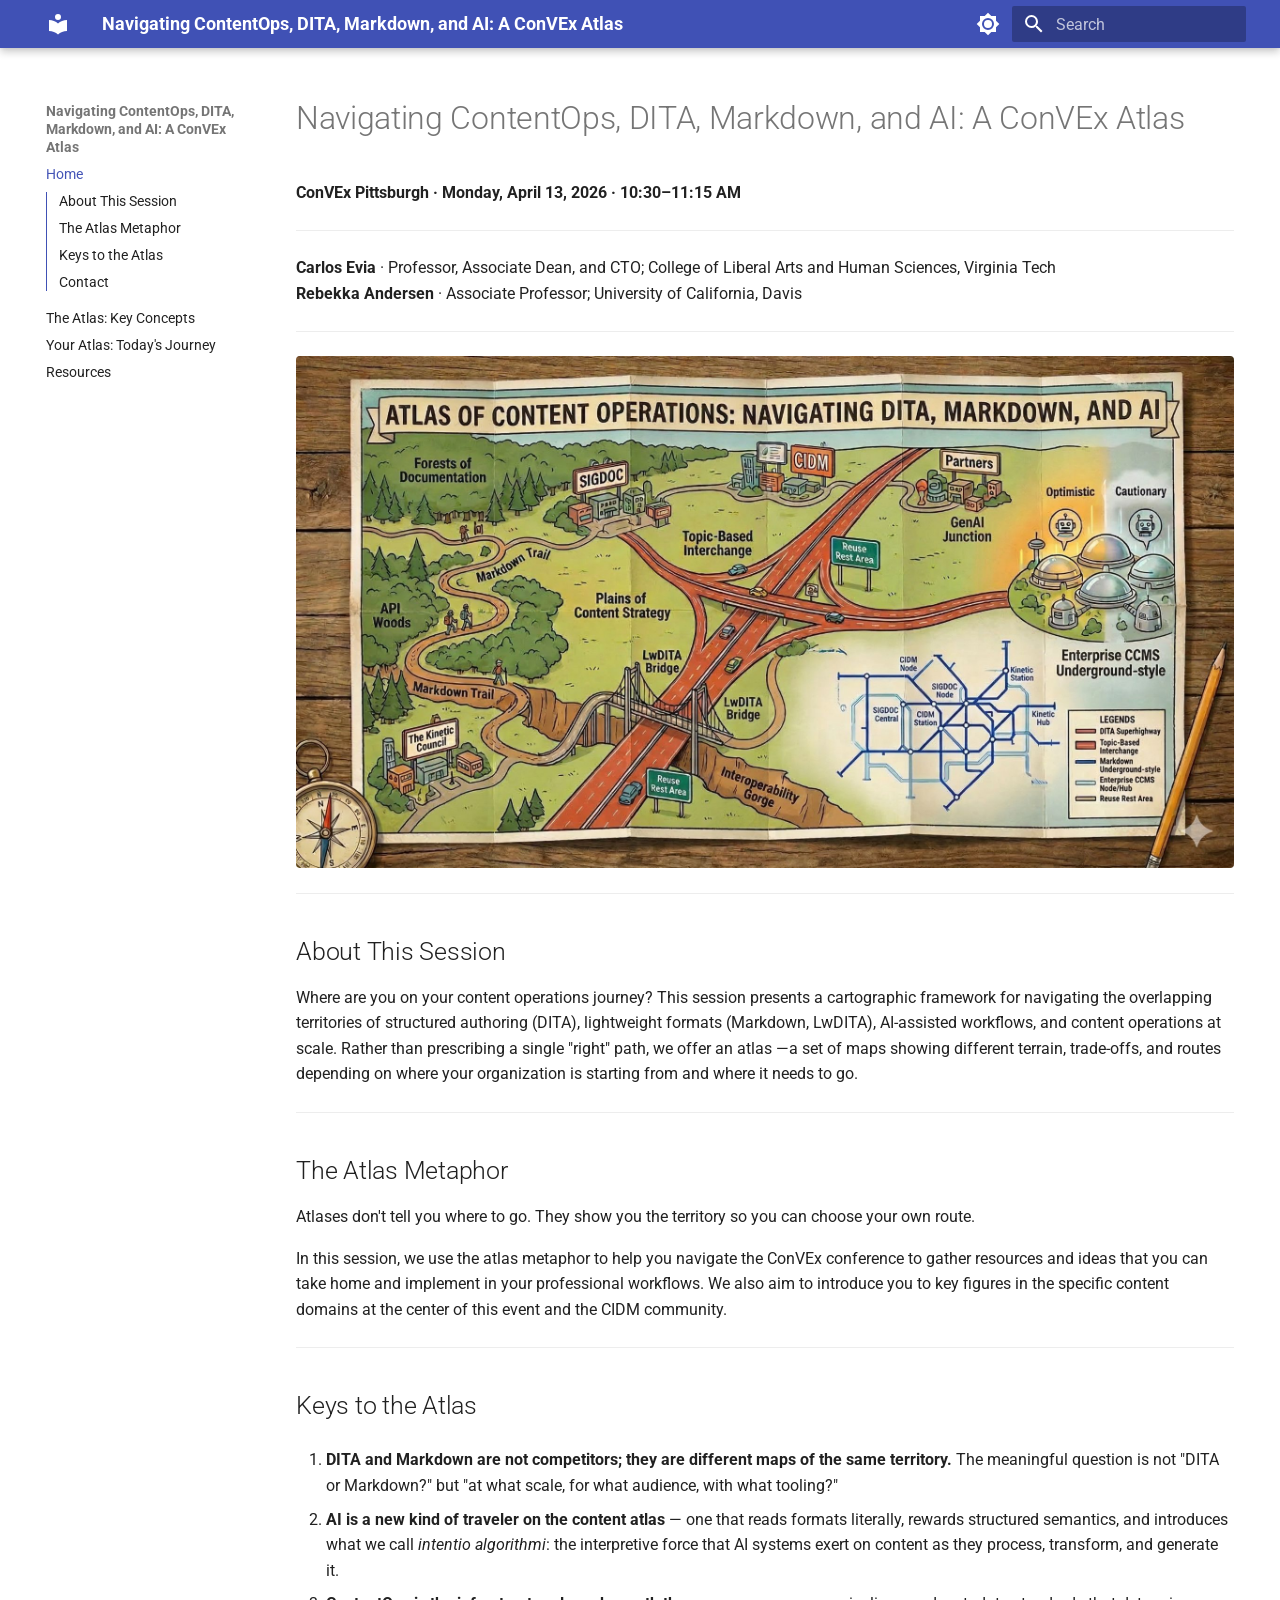
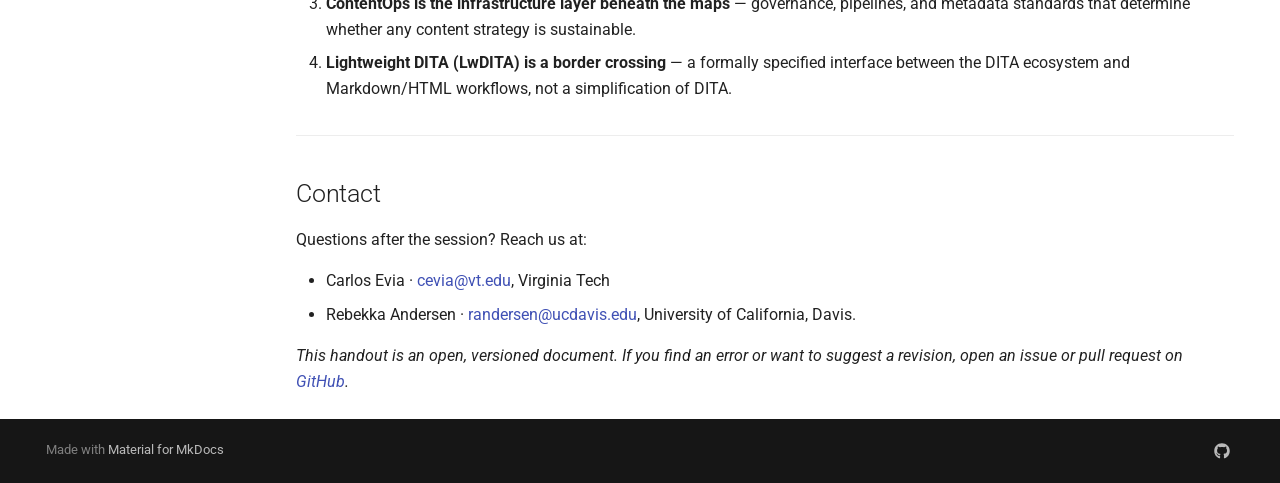
<file: index.html>
<!doctype html>
<html lang="en" class="no-js">
  <head>
    
      <meta charset="utf-8">
      <meta name="viewport" content="width=device-width,initial-scale=1">
      
        <meta name="description" content="Handout for the ConVEx 2026 presentation by Carlos Evia and Rebekka Andersen — April 13, 2026">
      
      
        <meta name="author" content="Carlos Evia & Rebekka Andersen">
      
      
        <link rel="canonical" href="https://vt-evia.github.io/convex-atlas-handout/">
      
      
      
        <link rel="next" href="concepts/">
      
      
        
      
      
      <link rel="icon" href="assets/images/favicon.png">
      <meta name="generator" content="mkdocs-1.6.1, mkdocs-material-9.7.6">
    
    
      
        <title>Navigating ContentOps, DITA, Markdown, and AI: A ConVEx Atlas</title>
      
    
    
      <link rel="stylesheet" href="assets/stylesheets/main.484c7ddc.min.css">
      
        
        <link rel="stylesheet" href="assets/stylesheets/palette.ab4e12ef.min.css">
      
      


    
    
      
    
    
      
        
        
        <link rel="preconnect" href="https://fonts.gstatic.com" crossorigin>
        <link rel="stylesheet" href="https://fonts.googleapis.com/css?family=Roboto:300,300i,400,400i,700,700i%7CRoboto+Mono:400,400i,700,700i&display=fallback">
        <style>:root{--md-text-font:"Roboto";--md-code-font:"Roboto Mono"}</style>
      
    
    
      <link rel="stylesheet" href="assets/stylesheets/extra.css">
    
    <script>__md_scope=new URL(".",location),__md_hash=e=>[...e].reduce(((e,_)=>(e<<5)-e+_.charCodeAt(0)),0),__md_get=(e,_=localStorage,t=__md_scope)=>JSON.parse(_.getItem(t.pathname+"."+e)),__md_set=(e,_,t=localStorage,a=__md_scope)=>{try{t.setItem(a.pathname+"."+e,JSON.stringify(_))}catch(e){}}</script>
    
      

    
    
  </head>
  
  
    
    
      
    
    
    
    
    <body dir="ltr" data-md-color-scheme="default" data-md-color-primary="indigo" data-md-color-accent="teal">
  
    
    <input class="md-toggle" data-md-toggle="drawer" type="checkbox" id="__drawer" autocomplete="off">
    <input class="md-toggle" data-md-toggle="search" type="checkbox" id="__search" autocomplete="off">
    <label class="md-overlay" for="__drawer"></label>
    <div data-md-component="skip">
      
        
        <a href="#navigating-contentops-dita-markdown-and-ai-a-convex-atlas" class="md-skip">
          Skip to content
        </a>
      
    </div>
    <div data-md-component="announce">
      
    </div>
    
    
      

  

<header class="md-header md-header--shadow" data-md-component="header">
  <nav class="md-header__inner md-grid" aria-label="Header">
    <a href="." title="Navigating ContentOps, DITA, Markdown, and AI: A ConVEx Atlas" class="md-header__button md-logo" aria-label="Navigating ContentOps, DITA, Markdown, and AI: A ConVEx Atlas" data-md-component="logo">
      
  
  <svg xmlns="http://www.w3.org/2000/svg" viewBox="0 0 24 24"><path d="M12 8a3 3 0 0 0 3-3 3 3 0 0 0-3-3 3 3 0 0 0-3 3 3 3 0 0 0 3 3m0 3.54C9.64 9.35 6.5 8 3 8v11c3.5 0 6.64 1.35 9 3.54 2.36-2.19 5.5-3.54 9-3.54V8c-3.5 0-6.64 1.35-9 3.54"/></svg>

    </a>
    <label class="md-header__button md-icon" for="__drawer">
      
      <svg xmlns="http://www.w3.org/2000/svg" viewBox="0 0 24 24"><path d="M3 6h18v2H3zm0 5h18v2H3zm0 5h18v2H3z"/></svg>
    </label>
    <div class="md-header__title" data-md-component="header-title">
      <div class="md-header__ellipsis">
        <div class="md-header__topic">
          <span class="md-ellipsis">
            Navigating ContentOps, DITA, Markdown, and AI: A ConVEx Atlas
          </span>
        </div>
        <div class="md-header__topic" data-md-component="header-topic">
          <span class="md-ellipsis">
            
              Home
            
          </span>
        </div>
      </div>
    </div>
    
      
        <form class="md-header__option" data-md-component="palette">
  
    
    
    
    <input class="md-option" data-md-color-media="" data-md-color-scheme="default" data-md-color-primary="indigo" data-md-color-accent="teal"  aria-label="Switch to dark mode"  type="radio" name="__palette" id="__palette_0">
    
      <label class="md-header__button md-icon" title="Switch to dark mode" for="__palette_1" hidden>
        <svg xmlns="http://www.w3.org/2000/svg" viewBox="0 0 24 24"><path d="M12 8a4 4 0 0 0-4 4 4 4 0 0 0 4 4 4 4 0 0 0 4-4 4 4 0 0 0-4-4m0 10a6 6 0 0 1-6-6 6 6 0 0 1 6-6 6 6 0 0 1 6 6 6 6 0 0 1-6 6m8-9.31V4h-4.69L12 .69 8.69 4H4v4.69L.69 12 4 15.31V20h4.69L12 23.31 15.31 20H20v-4.69L23.31 12z"/></svg>
      </label>
    
  
    
    
    
    <input class="md-option" data-md-color-media="" data-md-color-scheme="slate" data-md-color-primary="indigo" data-md-color-accent="teal"  aria-label="Switch to light mode"  type="radio" name="__palette" id="__palette_1">
    
      <label class="md-header__button md-icon" title="Switch to light mode" for="__palette_0" hidden>
        <svg xmlns="http://www.w3.org/2000/svg" viewBox="0 0 24 24"><path d="M12 18c-.89 0-1.74-.2-2.5-.55C11.56 16.5 13 14.42 13 12s-1.44-4.5-3.5-5.45C10.26 6.2 11.11 6 12 6a6 6 0 0 1 6 6 6 6 0 0 1-6 6m8-9.31V4h-4.69L12 .69 8.69 4H4v4.69L.69 12 4 15.31V20h4.69L12 23.31 15.31 20H20v-4.69L23.31 12z"/></svg>
      </label>
    
  
</form>
      
    
    
      <script>var palette=__md_get("__palette");if(palette&&palette.color){if("(prefers-color-scheme)"===palette.color.media){var media=matchMedia("(prefers-color-scheme: light)"),input=document.querySelector(media.matches?"[data-md-color-media='(prefers-color-scheme: light)']":"[data-md-color-media='(prefers-color-scheme: dark)']");palette.color.media=input.getAttribute("data-md-color-media"),palette.color.scheme=input.getAttribute("data-md-color-scheme"),palette.color.primary=input.getAttribute("data-md-color-primary"),palette.color.accent=input.getAttribute("data-md-color-accent")}for(var[key,value]of Object.entries(palette.color))document.body.setAttribute("data-md-color-"+key,value)}</script>
    
    
    
      
      
        <label class="md-header__button md-icon" for="__search">
          
          <svg xmlns="http://www.w3.org/2000/svg" viewBox="0 0 24 24"><path d="M9.5 3A6.5 6.5 0 0 1 16 9.5c0 1.61-.59 3.09-1.56 4.23l.27.27h.79l5 5-1.5 1.5-5-5v-.79l-.27-.27A6.52 6.52 0 0 1 9.5 16 6.5 6.5 0 0 1 3 9.5 6.5 6.5 0 0 1 9.5 3m0 2C7 5 5 7 5 9.5S7 14 9.5 14 14 12 14 9.5 12 5 9.5 5"/></svg>
        </label>
        <div class="md-search" data-md-component="search" role="dialog">
  <label class="md-search__overlay" for="__search"></label>
  <div class="md-search__inner" role="search">
    <form class="md-search__form" name="search">
      <input type="text" class="md-search__input" name="query" aria-label="Search" placeholder="Search" autocapitalize="off" autocorrect="off" autocomplete="off" spellcheck="false" data-md-component="search-query" required>
      <label class="md-search__icon md-icon" for="__search">
        
        <svg xmlns="http://www.w3.org/2000/svg" viewBox="0 0 24 24"><path d="M9.5 3A6.5 6.5 0 0 1 16 9.5c0 1.61-.59 3.09-1.56 4.23l.27.27h.79l5 5-1.5 1.5-5-5v-.79l-.27-.27A6.52 6.52 0 0 1 9.5 16 6.5 6.5 0 0 1 3 9.5 6.5 6.5 0 0 1 9.5 3m0 2C7 5 5 7 5 9.5S7 14 9.5 14 14 12 14 9.5 12 5 9.5 5"/></svg>
        
        <svg xmlns="http://www.w3.org/2000/svg" viewBox="0 0 24 24"><path d="M20 11v2H8l5.5 5.5-1.42 1.42L4.16 12l7.92-7.92L13.5 5.5 8 11z"/></svg>
      </label>
      <nav class="md-search__options" aria-label="Search">
        
        <button type="reset" class="md-search__icon md-icon" title="Clear" aria-label="Clear" tabindex="-1">
          
          <svg xmlns="http://www.w3.org/2000/svg" viewBox="0 0 24 24"><path d="M19 6.41 17.59 5 12 10.59 6.41 5 5 6.41 10.59 12 5 17.59 6.41 19 12 13.41 17.59 19 19 17.59 13.41 12z"/></svg>
        </button>
      </nav>
      
    </form>
    <div class="md-search__output">
      <div class="md-search__scrollwrap" tabindex="0" data-md-scrollfix>
        <div class="md-search-result" data-md-component="search-result">
          <div class="md-search-result__meta">
            Initializing search
          </div>
          <ol class="md-search-result__list" role="presentation"></ol>
        </div>
      </div>
    </div>
  </div>
</div>
      
    
    
  </nav>
  
</header>
    
    <div class="md-container" data-md-component="container">
      
      
        
          
        
      
      <main class="md-main" data-md-component="main">
        <div class="md-main__inner md-grid">
          
            
              
              <div class="md-sidebar md-sidebar--primary" data-md-component="sidebar" data-md-type="navigation" >
                <div class="md-sidebar__scrollwrap">
                  <div class="md-sidebar__inner">
                    



  

<nav class="md-nav md-nav--primary md-nav--integrated" aria-label="Navigation" data-md-level="0">
  <label class="md-nav__title" for="__drawer">
    <a href="." title="Navigating ContentOps, DITA, Markdown, and AI: A ConVEx Atlas" class="md-nav__button md-logo" aria-label="Navigating ContentOps, DITA, Markdown, and AI: A ConVEx Atlas" data-md-component="logo">
      
  
  <svg xmlns="http://www.w3.org/2000/svg" viewBox="0 0 24 24"><path d="M12 8a3 3 0 0 0 3-3 3 3 0 0 0-3-3 3 3 0 0 0-3 3 3 3 0 0 0 3 3m0 3.54C9.64 9.35 6.5 8 3 8v11c3.5 0 6.64 1.35 9 3.54 2.36-2.19 5.5-3.54 9-3.54V8c-3.5 0-6.64 1.35-9 3.54"/></svg>

    </a>
    Navigating ContentOps, DITA, Markdown, and AI: A ConVEx Atlas
  </label>
  
  <ul class="md-nav__list" data-md-scrollfix>
    
      
      
  
  
    
  
  
  
    <li class="md-nav__item md-nav__item--active">
      
      <input class="md-nav__toggle md-toggle" type="checkbox" id="__toc">
      
      
        
      
      
        <label class="md-nav__link md-nav__link--active" for="__toc">
          
  
  
  <span class="md-ellipsis">
    
  
    Home
  

    
  </span>
  
  

          <span class="md-nav__icon md-icon"></span>
        </label>
      
      <a href="." class="md-nav__link md-nav__link--active">
        
  
  
  <span class="md-ellipsis">
    
  
    Home
  

    
  </span>
  
  

      </a>
      
        

<nav class="md-nav md-nav--secondary" aria-label="Table of contents">
  
  
  
    
  
  
    <label class="md-nav__title" for="__toc">
      <span class="md-nav__icon md-icon"></span>
      Table of contents
    </label>
    <ul class="md-nav__list" data-md-component="toc" data-md-scrollfix>
      
        <li class="md-nav__item">
  <a href="#about-this-session" class="md-nav__link">
    <span class="md-ellipsis">
      
        About This Session
      
    </span>
  </a>
  
</li>
      
        <li class="md-nav__item">
  <a href="#the-atlas-metaphor" class="md-nav__link">
    <span class="md-ellipsis">
      
        The Atlas Metaphor
      
    </span>
  </a>
  
</li>
      
        <li class="md-nav__item">
  <a href="#keys-to-the-atlas" class="md-nav__link">
    <span class="md-ellipsis">
      
        Keys to the Atlas
      
    </span>
  </a>
  
</li>
      
        <li class="md-nav__item">
  <a href="#contact" class="md-nav__link">
    <span class="md-ellipsis">
      
        Contact
      
    </span>
  </a>
  
</li>
      
    </ul>
  
</nav>
      
    </li>
  

    
      
      
  
  
  
  
    <li class="md-nav__item">
      <a href="concepts/" class="md-nav__link">
        
  
  
  <span class="md-ellipsis">
    
  
    The Atlas: Key Concepts
  

    
  </span>
  
  

      </a>
    </li>
  

    
      
      
  
  
  
  
    <li class="md-nav__item">
      <a href="paths/" class="md-nav__link">
        
  
  
  <span class="md-ellipsis">
    
  
    Your Atlas: Today's Journey
  

    
  </span>
  
  

      </a>
    </li>
  

    
      
      
  
  
  
  
    <li class="md-nav__item">
      <a href="resources/" class="md-nav__link">
        
  
  
  <span class="md-ellipsis">
    
  
    Resources
  

    
  </span>
  
  

      </a>
    </li>
  

    
  </ul>
</nav>
                  </div>
                </div>
              </div>
            
            
          
          
            <div class="md-content" data-md-component="content">
              
              <article class="md-content__inner md-typeset">
                
                  



<h1 id="navigating-contentops-dita-markdown-and-ai-a-convex-atlas">Navigating ContentOps, DITA, Markdown, and AI: A ConVEx Atlas</h1>
<p><strong>ConVEx Pittsburgh · Monday, April 13, 2026 · 10:30–11:15 AM</strong></p>
<hr />
<p><strong>Carlos Evia</strong> · Professor, Associate Dean, and CTO; College of Liberal Arts and Human Sciences, Virginia Tech<br />
<strong>Rebekka Andersen</strong> · Associate Professor; University of California, Davis</p>
<hr />
<p><a href="assets/images/atlas-map.jpg" target="_blank" rel="noopener noreferrer">
  <img src="assets/images/atlas-map.jpg" alt="Atlas of Content Operations: a hand-drawn map showing the DITA Superhighway, Markdown Trail, LwDITA Bridge, Topic-Based Interchange, Plains of Content Strategy, GenAI Junction, and Enterprise CCMS Underground — illustrating the interconnected territories of structured authoring, lightweight formats, and AI-assisted content workflows" class="atlas-map" decoding="async">
</a></p>
<hr />
<h2 id="about-this-session">About This Session</h2>
<p>Where are you on your content operations journey? This session presents a cartographic framework for navigating the overlapping territories of structured authoring (DITA), lightweight formats (Markdown, LwDITA), AI-assisted workflows, and content operations at scale. Rather than prescribing a single "right" path, we offer an atlas —a set of maps showing different terrain, trade-offs, and routes depending on where your organization is starting from and where it needs to go.</p>
<hr />
<h2 id="the-atlas-metaphor">The Atlas Metaphor</h2>
<p>Atlases don't tell you where to go. They show you the territory so you can choose your own route.</p>
<p>In this session, we use the atlas metaphor to help you navigate the ConVEx conference to gather resources and ideas that you can take home and implement in your professional workflows. We also aim to introduce you to key figures in the specific content domains at the center of this event and the CIDM community.</p>
<hr />
<h2 id="keys-to-the-atlas">Keys to the Atlas</h2>
<ol>
<li>
<p><strong>DITA and Markdown are not competitors; they are different maps of the same territory.</strong> The meaningful question is not "DITA or Markdown?" but "at what scale, for what audience, with what tooling?"</p>
</li>
<li>
<p><strong>AI is a new kind of traveler on the content atlas</strong> — one that reads formats literally, rewards structured semantics, and introduces what we call <em>intentio algorithmi</em>: the interpretive force that AI systems exert on content as they process, transform, and generate it.</p>
</li>
<li>
<p><strong>ContentOps is the infrastructure layer beneath the maps</strong> — governance, pipelines, and metadata standards that determine whether any content strategy is sustainable.</p>
</li>
<li>
<p><strong>Lightweight DITA (LwDITA) is a border crossing</strong> — a formally specified interface between the DITA ecosystem and Markdown/HTML workflows, not a simplification of DITA.</p>
</li>
</ol>
<hr />
<h2 id="contact">Contact</h2>
<p>Questions after the session? Reach us at:</p>
<ul>
<li>Carlos Evia · <a href="mailto:cevia@vt.edu">cevia@vt.edu</a>, Virginia Tech</li>
<li>Rebekka Andersen · <a href="mailto:randersen@ucdavis.edu">randersen@ucdavis.edu</a>, University of California, Davis.</li>
</ul>
<p><em>This handout is an open, versioned document. If you find an error or want to suggest a revision, open an issue or pull request on <a href="https://github.com/vt-evia/convex-atlas-handout">GitHub</a>.</em></p>












                
              </article>
            </div>
          
          
<script>var target=document.getElementById(location.hash.slice(1));target&&target.name&&(target.checked=target.name.startsWith("__tabbed_"))</script>
        </div>
        
          <button type="button" class="md-top md-icon" data-md-component="top" hidden>
  
  <svg xmlns="http://www.w3.org/2000/svg" viewBox="0 0 24 24"><path d="M13 20h-2V8l-5.5 5.5-1.42-1.42L12 4.16l7.92 7.92-1.42 1.42L13 8z"/></svg>
  Back to top
</button>
        
      </main>
      
        <footer class="md-footer">
  
  <div class="md-footer-meta md-typeset">
    <div class="md-footer-meta__inner md-grid">
      <div class="md-copyright">
  
  
    Made with
    <a href="https://squidfunk.github.io/mkdocs-material/" target="_blank" rel="noopener">
      Material for MkDocs
    </a>
  
</div>
      
        
<div class="md-social">
  
    
    
    
    
      
      
    
    <a href="https://github.com/vt-evia/convex-atlas-handout" target="_blank" rel="noopener" title="github.com" class="md-social__link">
      <svg xmlns="http://www.w3.org/2000/svg" viewBox="0 0 512 512"><!--! Font Awesome Free 7.1.0 by @fontawesome - https://fontawesome.com License - https://fontawesome.com/license/free (Icons: CC BY 4.0, Fonts: SIL OFL 1.1, Code: MIT License) Copyright 2025 Fonticons, Inc.--><path d="M173.9 397.4c0 2-2.3 3.6-5.2 3.6-3.3.3-5.6-1.3-5.6-3.6 0-2 2.3-3.6 5.2-3.6 3-.3 5.6 1.3 5.6 3.6m-31.1-4.5c-.7 2 1.3 4.3 4.3 4.9 2.6 1 5.6 0 6.2-2s-1.3-4.3-4.3-5.2c-2.6-.7-5.5.3-6.2 2.3m44.2-1.7c-2.9.7-4.9 2.6-4.6 4.9.3 2 2.9 3.3 5.9 2.6 2.9-.7 4.9-2.6 4.6-4.6-.3-1.9-3-3.2-5.9-2.9M252.8 8C114.1 8 8 113.3 8 252c0 110.9 69.8 205.8 169.5 239.2 12.8 2.3 17.3-5.6 17.3-12.1 0-6.2-.3-40.4-.3-61.4 0 0-70 15-84.7-29.8 0 0-11.4-29.1-27.8-36.6 0 0-22.9-15.7 1.6-15.4 0 0 24.9 2 38.6 25.8 21.9 38.6 58.6 27.5 72.9 20.9 2.3-16 8.8-27.1 16-33.7-55.9-6.2-112.3-14.3-112.3-110.5 0-27.5 7.6-41.3 23.6-58.9-2.6-6.5-11.1-33.3 2.6-67.9 20.9-6.5 69 27 69 27 20-5.6 41.5-8.5 62.8-8.5s42.8 2.9 62.8 8.5c0 0 48.1-33.6 69-27 13.7 34.7 5.2 61.4 2.6 67.9 16 17.7 25.8 31.5 25.8 58.9 0 96.5-58.9 104.2-114.8 110.5 9.2 7.9 17 22.9 17 46.4 0 33.7-.3 75.4-.3 83.6 0 6.5 4.6 14.4 17.3 12.1C436.2 457.8 504 362.9 504 252 504 113.3 391.5 8 252.8 8M105.2 352.9c-1.3 1-1 3.3.7 5.2 1.6 1.6 3.9 2.3 5.2 1 1.3-1 1-3.3-.7-5.2-1.6-1.6-3.9-2.3-5.2-1m-10.8-8.1c-.7 1.3.3 2.9 2.3 3.9 1.6 1 3.6.7 4.3-.7.7-1.3-.3-2.9-2.3-3.9-2-.6-3.6-.3-4.3.7m32.4 35.6c-1.6 1.3-1 4.3 1.3 6.2 2.3 2.3 5.2 2.6 6.5 1 1.3-1.3.7-4.3-1.3-6.2-2.2-2.3-5.2-2.6-6.5-1m-11.4-14.7c-1.6 1-1.6 3.6 0 5.9s4.3 3.3 5.6 2.3c1.6-1.3 1.6-3.9 0-6.2-1.4-2.3-4-3.3-5.6-2"/></svg>
    </a>
  
</div>
      
    </div>
  </div>
</footer>
      
    </div>
    <div class="md-dialog" data-md-component="dialog">
      <div class="md-dialog__inner md-typeset"></div>
    </div>
    
    
    
      
      
      <script id="__config" type="application/json">{"annotate": null, "base": ".", "features": ["navigation.instant", "navigation.top", "toc.integrate", "content.code.copy"], "search": "assets/javascripts/workers/search.2c215733.min.js", "tags": null, "translations": {"clipboard.copied": "Copied to clipboard", "clipboard.copy": "Copy to clipboard", "search.result.more.one": "1 more on this page", "search.result.more.other": "# more on this page", "search.result.none": "No matching documents", "search.result.one": "1 matching document", "search.result.other": "# matching documents", "search.result.placeholder": "Type to start searching", "search.result.term.missing": "Missing", "select.version": "Select version"}, "version": null}</script>
    
    
      <script src="assets/javascripts/bundle.79ae519e.min.js"></script>
      
    
  </body>
</html>
</file>
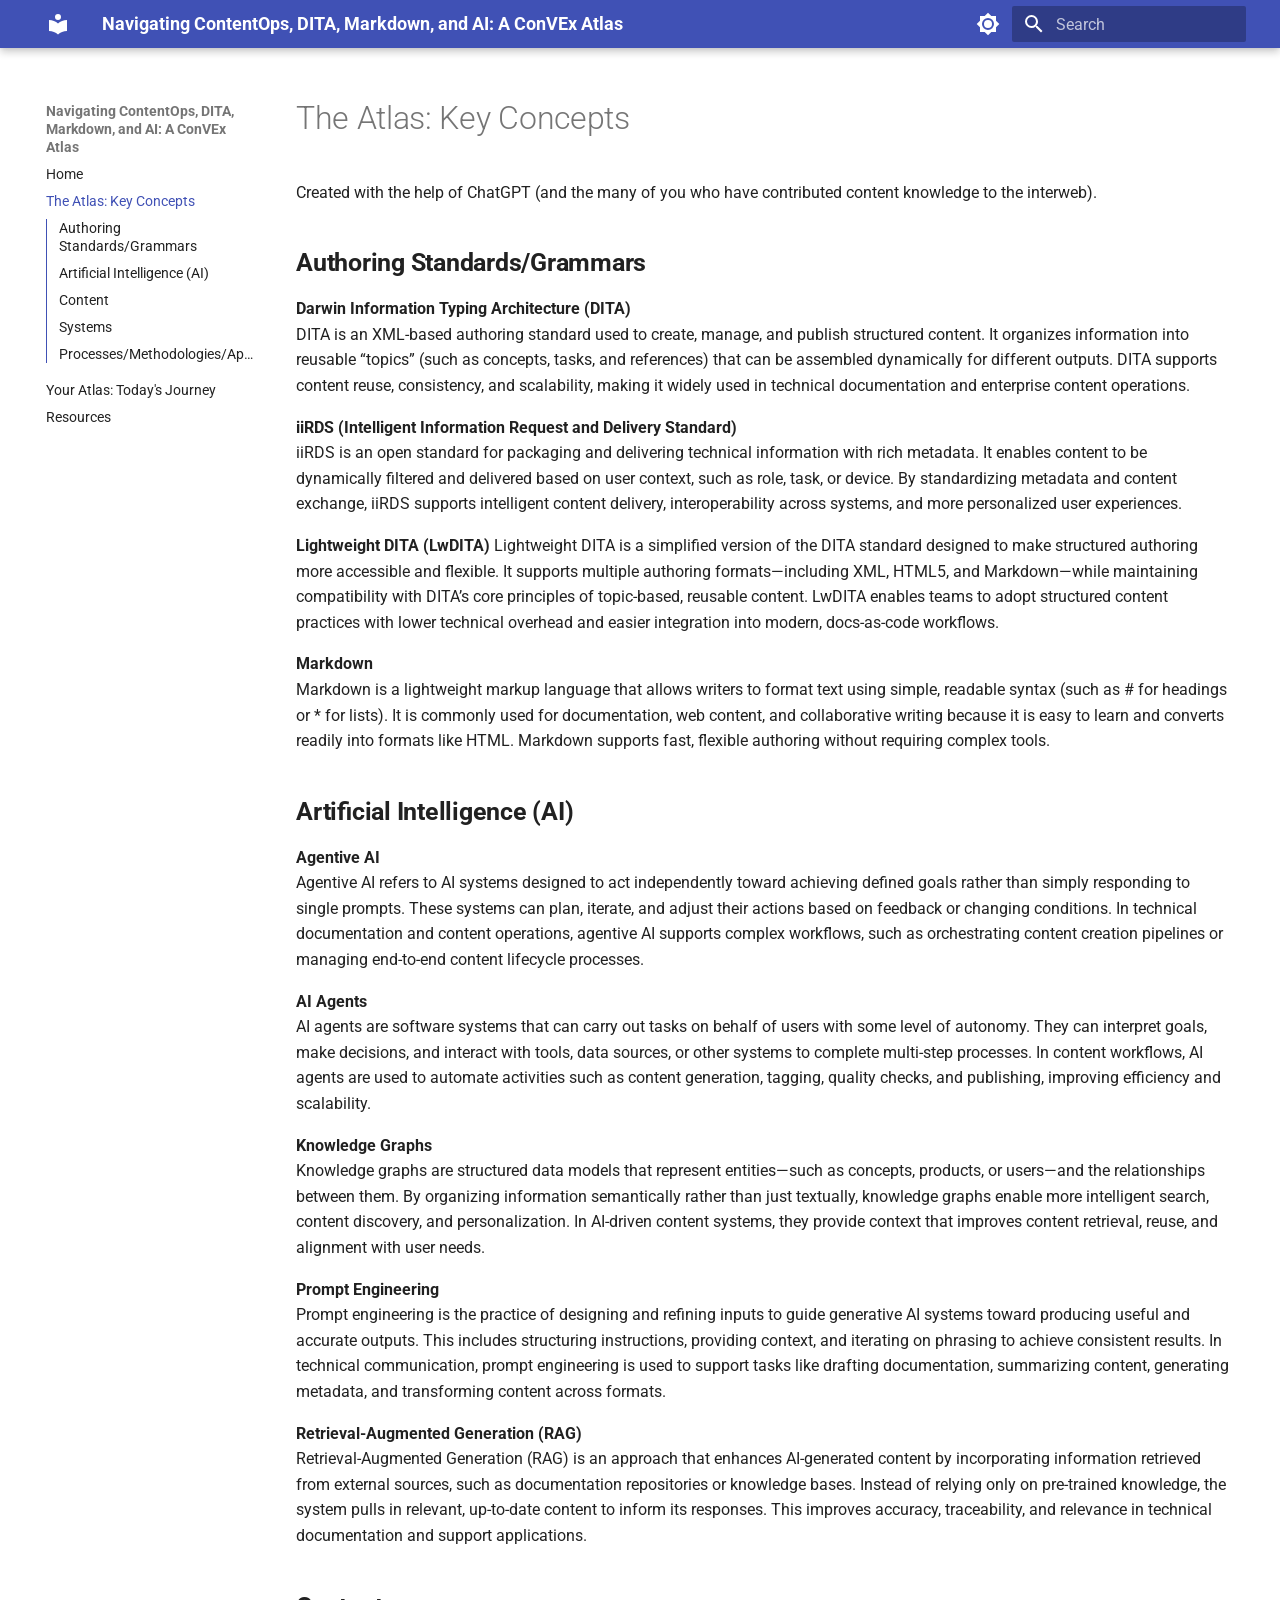
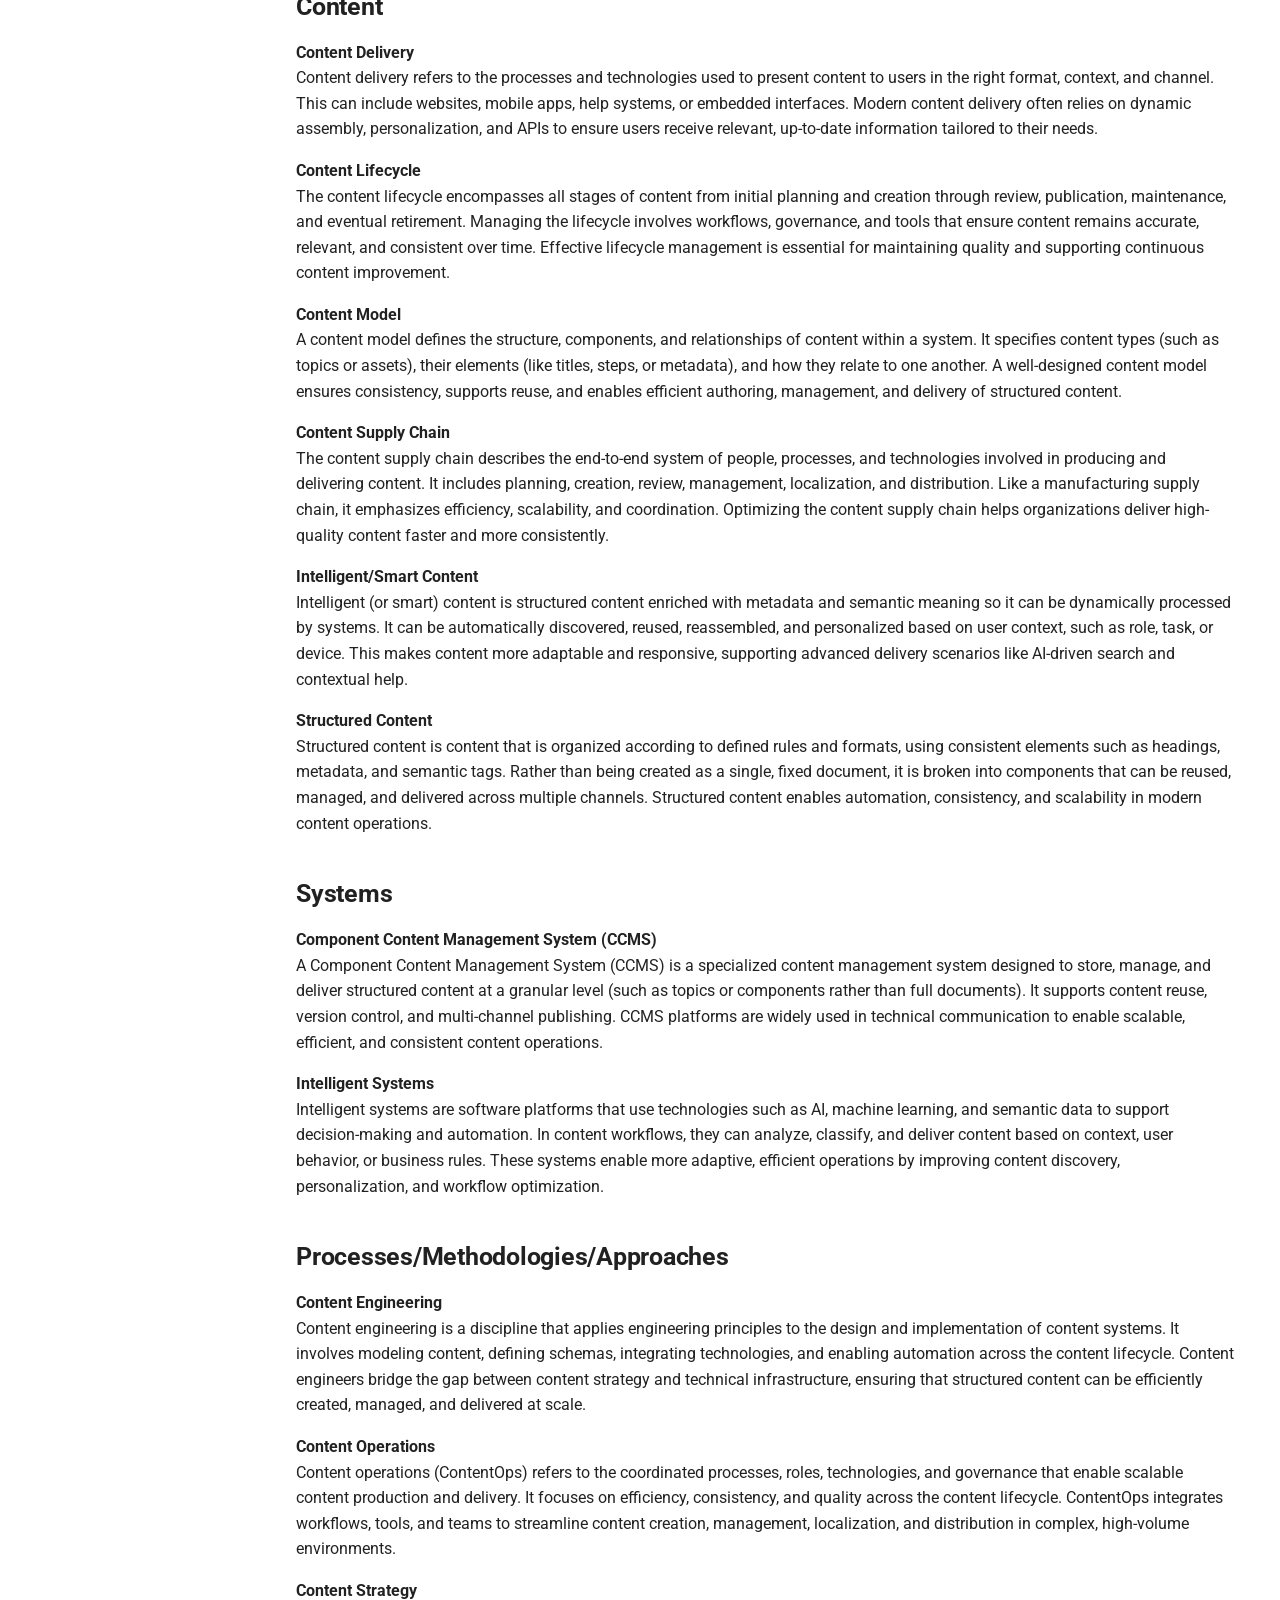
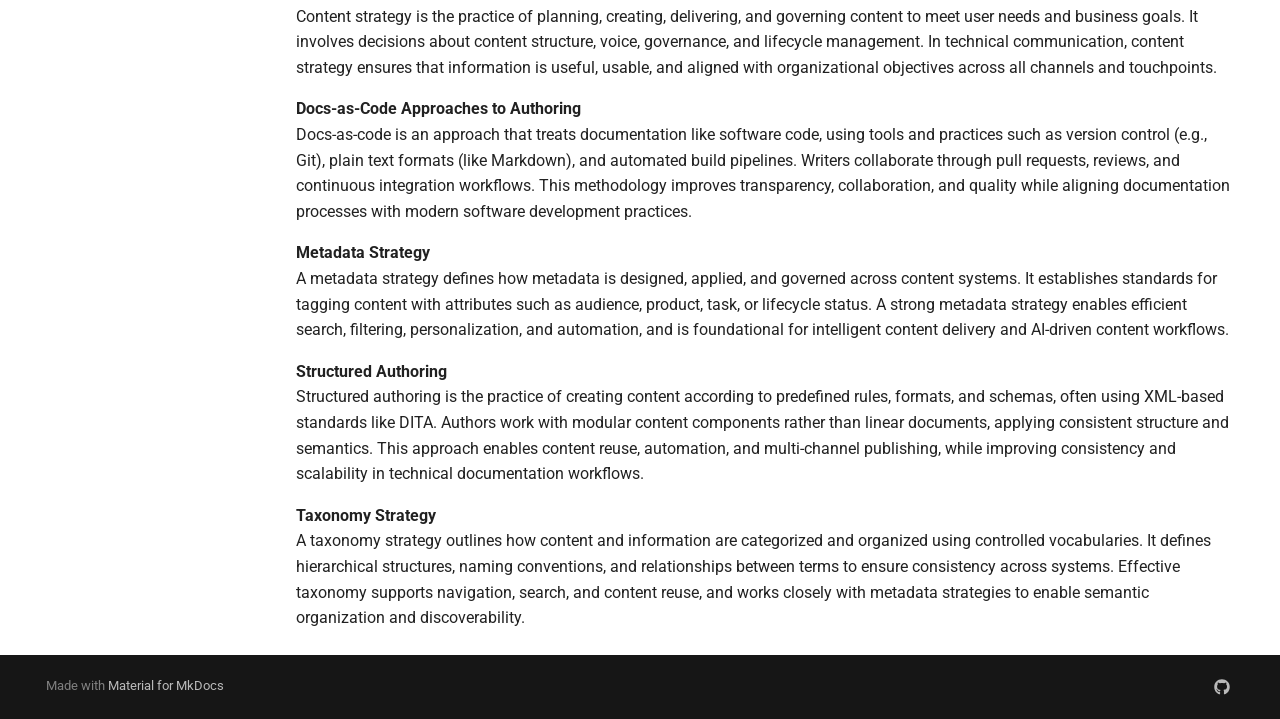
<file: concepts/index.html>
<!doctype html>
<html lang="en" class="no-js">
  <head>
    
      <meta charset="utf-8">
      <meta name="viewport" content="width=device-width,initial-scale=1">
      
        <meta name="description" content="Handout for the ConVEx 2026 presentation by Carlos Evia and Rebekka Andersen — April 13, 2026">
      
      
        <meta name="author" content="Carlos Evia & Rebekka Andersen">
      
      
        <link rel="canonical" href="https://vt-evia.github.io/convex-atlas-handout/concepts/">
      
      
        <link rel="prev" href="..">
      
      
        <link rel="next" href="../paths/">
      
      
        
      
      
      <link rel="icon" href="../assets/images/favicon.png">
      <meta name="generator" content="mkdocs-1.6.1, mkdocs-material-9.7.6">
    
    
      
        <title>The Atlas: Key Concepts - Navigating ContentOps, DITA, Markdown, and AI: A ConVEx Atlas</title>
      
    
    
      <link rel="stylesheet" href="../assets/stylesheets/main.484c7ddc.min.css">
      
        
        <link rel="stylesheet" href="../assets/stylesheets/palette.ab4e12ef.min.css">
      
      


    
    
      
    
    
      
        
        
        <link rel="preconnect" href="https://fonts.gstatic.com" crossorigin>
        <link rel="stylesheet" href="https://fonts.googleapis.com/css?family=Roboto:300,300i,400,400i,700,700i%7CRoboto+Mono:400,400i,700,700i&display=fallback">
        <style>:root{--md-text-font:"Roboto";--md-code-font:"Roboto Mono"}</style>
      
    
    
      <link rel="stylesheet" href="../assets/stylesheets/extra.css">
    
    <script>__md_scope=new URL("..",location),__md_hash=e=>[...e].reduce(((e,_)=>(e<<5)-e+_.charCodeAt(0)),0),__md_get=(e,_=localStorage,t=__md_scope)=>JSON.parse(_.getItem(t.pathname+"."+e)),__md_set=(e,_,t=localStorage,a=__md_scope)=>{try{t.setItem(a.pathname+"."+e,JSON.stringify(_))}catch(e){}}</script>
    
      

    
    
  </head>
  
  
    
    
      
    
    
    
    
    <body dir="ltr" data-md-color-scheme="default" data-md-color-primary="indigo" data-md-color-accent="teal">
  
    
    <input class="md-toggle" data-md-toggle="drawer" type="checkbox" id="__drawer" autocomplete="off">
    <input class="md-toggle" data-md-toggle="search" type="checkbox" id="__search" autocomplete="off">
    <label class="md-overlay" for="__drawer"></label>
    <div data-md-component="skip">
      
        
        <a href="#the-atlas-key-concepts" class="md-skip">
          Skip to content
        </a>
      
    </div>
    <div data-md-component="announce">
      
    </div>
    
    
      

  

<header class="md-header md-header--shadow" data-md-component="header">
  <nav class="md-header__inner md-grid" aria-label="Header">
    <a href=".." title="Navigating ContentOps, DITA, Markdown, and AI: A ConVEx Atlas" class="md-header__button md-logo" aria-label="Navigating ContentOps, DITA, Markdown, and AI: A ConVEx Atlas" data-md-component="logo">
      
  
  <svg xmlns="http://www.w3.org/2000/svg" viewBox="0 0 24 24"><path d="M12 8a3 3 0 0 0 3-3 3 3 0 0 0-3-3 3 3 0 0 0-3 3 3 3 0 0 0 3 3m0 3.54C9.64 9.35 6.5 8 3 8v11c3.5 0 6.64 1.35 9 3.54 2.36-2.19 5.5-3.54 9-3.54V8c-3.5 0-6.64 1.35-9 3.54"/></svg>

    </a>
    <label class="md-header__button md-icon" for="__drawer">
      
      <svg xmlns="http://www.w3.org/2000/svg" viewBox="0 0 24 24"><path d="M3 6h18v2H3zm0 5h18v2H3zm0 5h18v2H3z"/></svg>
    </label>
    <div class="md-header__title" data-md-component="header-title">
      <div class="md-header__ellipsis">
        <div class="md-header__topic">
          <span class="md-ellipsis">
            Navigating ContentOps, DITA, Markdown, and AI: A ConVEx Atlas
          </span>
        </div>
        <div class="md-header__topic" data-md-component="header-topic">
          <span class="md-ellipsis">
            
              The Atlas: Key Concepts
            
          </span>
        </div>
      </div>
    </div>
    
      
        <form class="md-header__option" data-md-component="palette">
  
    
    
    
    <input class="md-option" data-md-color-media="" data-md-color-scheme="default" data-md-color-primary="indigo" data-md-color-accent="teal"  aria-label="Switch to dark mode"  type="radio" name="__palette" id="__palette_0">
    
      <label class="md-header__button md-icon" title="Switch to dark mode" for="__palette_1" hidden>
        <svg xmlns="http://www.w3.org/2000/svg" viewBox="0 0 24 24"><path d="M12 8a4 4 0 0 0-4 4 4 4 0 0 0 4 4 4 4 0 0 0 4-4 4 4 0 0 0-4-4m0 10a6 6 0 0 1-6-6 6 6 0 0 1 6-6 6 6 0 0 1 6 6 6 6 0 0 1-6 6m8-9.31V4h-4.69L12 .69 8.69 4H4v4.69L.69 12 4 15.31V20h4.69L12 23.31 15.31 20H20v-4.69L23.31 12z"/></svg>
      </label>
    
  
    
    
    
    <input class="md-option" data-md-color-media="" data-md-color-scheme="slate" data-md-color-primary="indigo" data-md-color-accent="teal"  aria-label="Switch to light mode"  type="radio" name="__palette" id="__palette_1">
    
      <label class="md-header__button md-icon" title="Switch to light mode" for="__palette_0" hidden>
        <svg xmlns="http://www.w3.org/2000/svg" viewBox="0 0 24 24"><path d="M12 18c-.89 0-1.74-.2-2.5-.55C11.56 16.5 13 14.42 13 12s-1.44-4.5-3.5-5.45C10.26 6.2 11.11 6 12 6a6 6 0 0 1 6 6 6 6 0 0 1-6 6m8-9.31V4h-4.69L12 .69 8.69 4H4v4.69L.69 12 4 15.31V20h4.69L12 23.31 15.31 20H20v-4.69L23.31 12z"/></svg>
      </label>
    
  
</form>
      
    
    
      <script>var palette=__md_get("__palette");if(palette&&palette.color){if("(prefers-color-scheme)"===palette.color.media){var media=matchMedia("(prefers-color-scheme: light)"),input=document.querySelector(media.matches?"[data-md-color-media='(prefers-color-scheme: light)']":"[data-md-color-media='(prefers-color-scheme: dark)']");palette.color.media=input.getAttribute("data-md-color-media"),palette.color.scheme=input.getAttribute("data-md-color-scheme"),palette.color.primary=input.getAttribute("data-md-color-primary"),palette.color.accent=input.getAttribute("data-md-color-accent")}for(var[key,value]of Object.entries(palette.color))document.body.setAttribute("data-md-color-"+key,value)}</script>
    
    
    
      
      
        <label class="md-header__button md-icon" for="__search">
          
          <svg xmlns="http://www.w3.org/2000/svg" viewBox="0 0 24 24"><path d="M9.5 3A6.5 6.5 0 0 1 16 9.5c0 1.61-.59 3.09-1.56 4.23l.27.27h.79l5 5-1.5 1.5-5-5v-.79l-.27-.27A6.52 6.52 0 0 1 9.5 16 6.5 6.5 0 0 1 3 9.5 6.5 6.5 0 0 1 9.5 3m0 2C7 5 5 7 5 9.5S7 14 9.5 14 14 12 14 9.5 12 5 9.5 5"/></svg>
        </label>
        <div class="md-search" data-md-component="search" role="dialog">
  <label class="md-search__overlay" for="__search"></label>
  <div class="md-search__inner" role="search">
    <form class="md-search__form" name="search">
      <input type="text" class="md-search__input" name="query" aria-label="Search" placeholder="Search" autocapitalize="off" autocorrect="off" autocomplete="off" spellcheck="false" data-md-component="search-query" required>
      <label class="md-search__icon md-icon" for="__search">
        
        <svg xmlns="http://www.w3.org/2000/svg" viewBox="0 0 24 24"><path d="M9.5 3A6.5 6.5 0 0 1 16 9.5c0 1.61-.59 3.09-1.56 4.23l.27.27h.79l5 5-1.5 1.5-5-5v-.79l-.27-.27A6.52 6.52 0 0 1 9.5 16 6.5 6.5 0 0 1 3 9.5 6.5 6.5 0 0 1 9.5 3m0 2C7 5 5 7 5 9.5S7 14 9.5 14 14 12 14 9.5 12 5 9.5 5"/></svg>
        
        <svg xmlns="http://www.w3.org/2000/svg" viewBox="0 0 24 24"><path d="M20 11v2H8l5.5 5.5-1.42 1.42L4.16 12l7.92-7.92L13.5 5.5 8 11z"/></svg>
      </label>
      <nav class="md-search__options" aria-label="Search">
        
        <button type="reset" class="md-search__icon md-icon" title="Clear" aria-label="Clear" tabindex="-1">
          
          <svg xmlns="http://www.w3.org/2000/svg" viewBox="0 0 24 24"><path d="M19 6.41 17.59 5 12 10.59 6.41 5 5 6.41 10.59 12 5 17.59 6.41 19 12 13.41 17.59 19 19 17.59 13.41 12z"/></svg>
        </button>
      </nav>
      
    </form>
    <div class="md-search__output">
      <div class="md-search__scrollwrap" tabindex="0" data-md-scrollfix>
        <div class="md-search-result" data-md-component="search-result">
          <div class="md-search-result__meta">
            Initializing search
          </div>
          <ol class="md-search-result__list" role="presentation"></ol>
        </div>
      </div>
    </div>
  </div>
</div>
      
    
    
  </nav>
  
</header>
    
    <div class="md-container" data-md-component="container">
      
      
        
          
        
      
      <main class="md-main" data-md-component="main">
        <div class="md-main__inner md-grid">
          
            
              
              <div class="md-sidebar md-sidebar--primary" data-md-component="sidebar" data-md-type="navigation" >
                <div class="md-sidebar__scrollwrap">
                  <div class="md-sidebar__inner">
                    



  

<nav class="md-nav md-nav--primary md-nav--integrated" aria-label="Navigation" data-md-level="0">
  <label class="md-nav__title" for="__drawer">
    <a href=".." title="Navigating ContentOps, DITA, Markdown, and AI: A ConVEx Atlas" class="md-nav__button md-logo" aria-label="Navigating ContentOps, DITA, Markdown, and AI: A ConVEx Atlas" data-md-component="logo">
      
  
  <svg xmlns="http://www.w3.org/2000/svg" viewBox="0 0 24 24"><path d="M12 8a3 3 0 0 0 3-3 3 3 0 0 0-3-3 3 3 0 0 0-3 3 3 3 0 0 0 3 3m0 3.54C9.64 9.35 6.5 8 3 8v11c3.5 0 6.64 1.35 9 3.54 2.36-2.19 5.5-3.54 9-3.54V8c-3.5 0-6.64 1.35-9 3.54"/></svg>

    </a>
    Navigating ContentOps, DITA, Markdown, and AI: A ConVEx Atlas
  </label>
  
  <ul class="md-nav__list" data-md-scrollfix>
    
      
      
  
  
  
  
    <li class="md-nav__item">
      <a href=".." class="md-nav__link">
        
  
  
  <span class="md-ellipsis">
    
  
    Home
  

    
  </span>
  
  

      </a>
    </li>
  

    
      
      
  
  
    
  
  
  
    <li class="md-nav__item md-nav__item--active">
      
      <input class="md-nav__toggle md-toggle" type="checkbox" id="__toc">
      
      
        
      
      
        <label class="md-nav__link md-nav__link--active" for="__toc">
          
  
  
  <span class="md-ellipsis">
    
  
    The Atlas: Key Concepts
  

    
  </span>
  
  

          <span class="md-nav__icon md-icon"></span>
        </label>
      
      <a href="./" class="md-nav__link md-nav__link--active">
        
  
  
  <span class="md-ellipsis">
    
  
    The Atlas: Key Concepts
  

    
  </span>
  
  

      </a>
      
        

<nav class="md-nav md-nav--secondary" aria-label="Table of contents">
  
  
  
    
  
  
    <label class="md-nav__title" for="__toc">
      <span class="md-nav__icon md-icon"></span>
      Table of contents
    </label>
    <ul class="md-nav__list" data-md-component="toc" data-md-scrollfix>
      
        <li class="md-nav__item">
  <a href="#authoring-standardsgrammars" class="md-nav__link">
    <span class="md-ellipsis">
      
        Authoring Standards/Grammars
      
    </span>
  </a>
  
</li>
      
        <li class="md-nav__item">
  <a href="#artificial-intelligence-ai" class="md-nav__link">
    <span class="md-ellipsis">
      
        Artificial Intelligence (AI)
      
    </span>
  </a>
  
</li>
      
        <li class="md-nav__item">
  <a href="#content" class="md-nav__link">
    <span class="md-ellipsis">
      
        Content
      
    </span>
  </a>
  
</li>
      
        <li class="md-nav__item">
  <a href="#systems" class="md-nav__link">
    <span class="md-ellipsis">
      
        Systems
      
    </span>
  </a>
  
</li>
      
        <li class="md-nav__item">
  <a href="#processesmethodologiesapproaches" class="md-nav__link">
    <span class="md-ellipsis">
      
        Processes/Methodologies/Approaches
      
    </span>
  </a>
  
</li>
      
    </ul>
  
</nav>
      
    </li>
  

    
      
      
  
  
  
  
    <li class="md-nav__item">
      <a href="../paths/" class="md-nav__link">
        
  
  
  <span class="md-ellipsis">
    
  
    Your Atlas: Today's Journey
  

    
  </span>
  
  

      </a>
    </li>
  

    
      
      
  
  
  
  
    <li class="md-nav__item">
      <a href="../resources/" class="md-nav__link">
        
  
  
  <span class="md-ellipsis">
    
  
    Resources
  

    
  </span>
  
  

      </a>
    </li>
  

    
  </ul>
</nav>
                  </div>
                </div>
              </div>
            
            
          
          
            <div class="md-content" data-md-component="content">
              
              <article class="md-content__inner md-typeset">
                
                  



<h1 id="the-atlas-key-concepts">The Atlas: Key Concepts</h1>
<p>Created with the help of ChatGPT (and the many of you who have contributed content knowledge to the interweb). </p>
<h2 id="authoring-standardsgrammars"><strong>Authoring Standards/Grammars</strong></h2>
<p><strong>Darwin Information Typing Architecture (DITA)</strong><br />
DITA is an XML-based authoring standard used to create, manage, and publish structured content. It organizes information into reusable “topics” (such as concepts, tasks, and references) that can be assembled dynamically for different outputs. DITA supports content reuse, consistency, and scalability, making it widely used in technical documentation and enterprise content operations.</p>
<p><strong>iiRDS (Intelligent Information Request and Delivery Standard)</strong><br />
iiRDS is an open standard for packaging and delivering technical information with rich metadata. It enables content to be dynamically filtered and delivered based on user context, such as role, task, or device. By standardizing metadata and content exchange, iiRDS supports intelligent content delivery, interoperability across systems, and more personalized user experiences.</p>
<p><strong>Lightweight DITA (LwDITA)</strong>
Lightweight DITA is a simplified version of the DITA standard designed to make structured authoring more accessible and flexible. It supports multiple authoring formats—including XML, HTML5, and Markdown—while maintaining compatibility with DITA’s core principles of topic-based, reusable content. LwDITA enables teams to adopt structured content practices with lower technical overhead and easier integration into modern, docs-as-code workflows.</p>
<p><strong>Markdown</strong><br />
Markdown is a lightweight markup language that allows writers to format text using simple, readable syntax (such as # for headings or * for lists). It is commonly used for documentation, web content, and collaborative writing because it is easy to learn and converts readily into formats like HTML. Markdown supports fast, flexible authoring without requiring complex tools.</p>
<h2 id="artificial-intelligence-ai"><strong>Artificial Intelligence (AI)</strong></h2>
<p><strong>Agentive AI</strong><br />
Agentive AI refers to AI systems designed to act independently toward achieving defined goals rather than simply responding to single prompts. These systems can plan, iterate, and adjust their actions based on feedback or changing conditions. In technical documentation and content operations, agentive AI supports complex workflows, such as orchestrating content creation pipelines or managing end-to-end content lifecycle processes.</p>
<p><strong>AI Agents</strong><br />
AI agents are software systems that can carry out tasks on behalf of users with some level of autonomy. They can interpret goals, make decisions, and interact with tools, data sources, or other systems to complete multi-step processes. In content workflows, AI agents are used to automate activities such as content generation, tagging, quality checks, and publishing, improving efficiency and scalability.</p>
<p><strong>Knowledge Graphs</strong><br />
Knowledge graphs are structured data models that represent entities—such as concepts, products, or users—and the relationships between them. By organizing information semantically rather than just textually, knowledge graphs enable more intelligent search, content discovery, and personalization. In AI-driven content systems, they provide context that improves content retrieval, reuse, and alignment with user needs.</p>
<p><strong>Prompt Engineering</strong><br />
Prompt engineering is the practice of designing and refining inputs to guide generative AI systems toward producing useful and accurate outputs. This includes structuring instructions, providing context, and iterating on phrasing to achieve consistent results. In technical communication, prompt engineering is used to support tasks like drafting documentation, summarizing content, generating metadata, and transforming content across formats.</p>
<p><strong>Retrieval-Augmented Generation (RAG)</strong><br />
Retrieval-Augmented Generation (RAG) is an approach that enhances AI-generated content by incorporating information retrieved from external sources, such as documentation repositories or knowledge bases. Instead of relying only on pre-trained knowledge, the system pulls in relevant, up-to-date content to inform its responses. This improves accuracy, traceability, and relevance in technical documentation and support applications.</p>
<h2 id="content"><strong>Content</strong></h2>
<p><strong>Content Delivery</strong><br />
Content delivery refers to the processes and technologies used to present content to users in the right format, context, and channel. This can include websites, mobile apps, help systems, or embedded interfaces. Modern content delivery often relies on dynamic assembly, personalization, and APIs to ensure users receive relevant, up-to-date information tailored to their needs.</p>
<p><strong>Content Lifecycle</strong><br />
The content lifecycle encompasses all stages of content from initial planning and creation through review, publication, maintenance, and eventual retirement. Managing the lifecycle involves workflows, governance, and tools that ensure content remains accurate, relevant, and consistent over time. Effective lifecycle management is essential for maintaining quality and supporting continuous content improvement.</p>
<p><strong>Content Model</strong><br />
A content model defines the structure, components, and relationships of content within a system. It specifies content types (such as topics or assets), their elements (like titles, steps, or metadata), and how they relate to one another. A well-designed content model ensures consistency, supports reuse, and enables efficient authoring, management, and delivery of structured content.</p>
<p><strong>Content Supply Chain</strong><br />
The content supply chain describes the end-to-end system of people, processes, and technologies involved in producing and delivering content. It includes planning, creation, review, management, localization, and distribution. Like a manufacturing supply chain, it emphasizes efficiency, scalability, and coordination. Optimizing the content supply chain helps organizations deliver high-quality content faster and more consistently.</p>
<p><strong>Intelligent/Smart Content</strong><br />
Intelligent (or smart) content is structured content enriched with metadata and semantic meaning so it can be dynamically processed by systems. It can be automatically discovered, reused, reassembled, and personalized based on user context, such as role, task, or device. This makes content more adaptable and responsive, supporting advanced delivery scenarios like AI-driven search and contextual help.</p>
<p><strong>Structured Content</strong><br />
Structured content is content that is organized according to defined rules and formats, using consistent elements such as headings, metadata, and semantic tags. Rather than being created as a single, fixed document, it is broken into components that can be reused, managed, and delivered across multiple channels. Structured content enables automation, consistency, and scalability in modern content operations.</p>
<h2 id="systems"><strong>Systems</strong></h2>
<p><strong>Component Content Management System (CCMS)</strong><br />
A Component Content Management System (CCMS) is a specialized content management system designed to store, manage, and deliver structured content at a granular level (such as topics or components rather than full documents). It supports content reuse, version control, and multi-channel publishing. CCMS platforms are widely used in technical communication to enable scalable, efficient, and consistent content operations.</p>
<p><strong>Intelligent Systems</strong><br />
Intelligent systems are software platforms that use technologies such as AI, machine learning, and semantic data to support decision-making and automation. In content workflows, they can analyze, classify, and deliver content based on context, user behavior, or business rules. These systems enable more adaptive, efficient operations by improving content discovery, personalization, and workflow optimization.</p>
<h2 id="processesmethodologiesapproaches"><strong>Processes/Methodologies/Approaches</strong></h2>
<p><strong>Content Engineering</strong><br />
Content engineering is a discipline that applies engineering principles to the design and implementation of content systems. It involves modeling content, defining schemas, integrating technologies, and enabling automation across the content lifecycle. Content engineers bridge the gap between content strategy and technical infrastructure, ensuring that structured content can be efficiently created, managed, and delivered at scale.</p>
<p><strong>Content Operations</strong><br />
Content operations (ContentOps) refers to the coordinated processes, roles, technologies, and governance that enable scalable content production and delivery. It focuses on efficiency, consistency, and quality across the content lifecycle. ContentOps integrates workflows, tools, and teams to streamline content creation, management, localization, and distribution in complex, high-volume environments.</p>
<p><strong>Content Strategy</strong><br />
Content strategy is the practice of planning, creating, delivering, and governing content to meet user needs and business goals. It involves decisions about content structure, voice, governance, and lifecycle management. In technical communication, content strategy ensures that information is useful, usable, and aligned with organizational objectives across all channels and touchpoints.</p>
<p><strong>Docs-as-Code Approaches to Authoring</strong><br />
Docs-as-code is an approach that treats documentation like software code, using tools and practices such as version control (e.g., Git), plain text formats (like Markdown), and automated build pipelines. Writers collaborate through pull requests, reviews, and continuous integration workflows. This methodology improves transparency, collaboration, and quality while aligning documentation processes with modern software development practices.</p>
<p><strong>Metadata Strategy</strong><br />
A metadata strategy defines how metadata is designed, applied, and governed across content systems. It establishes standards for tagging content with attributes such as audience, product, task, or lifecycle status. A strong metadata strategy enables efficient search, filtering, personalization, and automation, and is foundational for intelligent content delivery and AI-driven content workflows.</p>
<p><strong>Structured Authoring</strong><br />
Structured authoring is the practice of creating content according to predefined rules, formats, and schemas, often using XML-based standards like DITA. Authors work with modular content components rather than linear documents, applying consistent structure and semantics. This approach enables content reuse, automation, and multi-channel publishing, while improving consistency and scalability in technical documentation workflows.</p>
<p><strong>Taxonomy Strategy</strong><br />
A taxonomy strategy outlines how content and information are categorized and organized using controlled vocabularies. It defines hierarchical structures, naming conventions, and relationships between terms to ensure consistency across systems. Effective taxonomy supports navigation, search, and content reuse, and works closely with metadata strategies to enable semantic organization and discoverability.</p>












                
              </article>
            </div>
          
          
<script>var target=document.getElementById(location.hash.slice(1));target&&target.name&&(target.checked=target.name.startsWith("__tabbed_"))</script>
        </div>
        
          <button type="button" class="md-top md-icon" data-md-component="top" hidden>
  
  <svg xmlns="http://www.w3.org/2000/svg" viewBox="0 0 24 24"><path d="M13 20h-2V8l-5.5 5.5-1.42-1.42L12 4.16l7.92 7.92-1.42 1.42L13 8z"/></svg>
  Back to top
</button>
        
      </main>
      
        <footer class="md-footer">
  
  <div class="md-footer-meta md-typeset">
    <div class="md-footer-meta__inner md-grid">
      <div class="md-copyright">
  
  
    Made with
    <a href="https://squidfunk.github.io/mkdocs-material/" target="_blank" rel="noopener">
      Material for MkDocs
    </a>
  
</div>
      
        
<div class="md-social">
  
    
    
    
    
      
      
    
    <a href="https://github.com/vt-evia/convex-atlas-handout" target="_blank" rel="noopener" title="github.com" class="md-social__link">
      <svg xmlns="http://www.w3.org/2000/svg" viewBox="0 0 512 512"><!--! Font Awesome Free 7.1.0 by @fontawesome - https://fontawesome.com License - https://fontawesome.com/license/free (Icons: CC BY 4.0, Fonts: SIL OFL 1.1, Code: MIT License) Copyright 2025 Fonticons, Inc.--><path d="M173.9 397.4c0 2-2.3 3.6-5.2 3.6-3.3.3-5.6-1.3-5.6-3.6 0-2 2.3-3.6 5.2-3.6 3-.3 5.6 1.3 5.6 3.6m-31.1-4.5c-.7 2 1.3 4.3 4.3 4.9 2.6 1 5.6 0 6.2-2s-1.3-4.3-4.3-5.2c-2.6-.7-5.5.3-6.2 2.3m44.2-1.7c-2.9.7-4.9 2.6-4.6 4.9.3 2 2.9 3.3 5.9 2.6 2.9-.7 4.9-2.6 4.6-4.6-.3-1.9-3-3.2-5.9-2.9M252.8 8C114.1 8 8 113.3 8 252c0 110.9 69.8 205.8 169.5 239.2 12.8 2.3 17.3-5.6 17.3-12.1 0-6.2-.3-40.4-.3-61.4 0 0-70 15-84.7-29.8 0 0-11.4-29.1-27.8-36.6 0 0-22.9-15.7 1.6-15.4 0 0 24.9 2 38.6 25.8 21.9 38.6 58.6 27.5 72.9 20.9 2.3-16 8.8-27.1 16-33.7-55.9-6.2-112.3-14.3-112.3-110.5 0-27.5 7.6-41.3 23.6-58.9-2.6-6.5-11.1-33.3 2.6-67.9 20.9-6.5 69 27 69 27 20-5.6 41.5-8.5 62.8-8.5s42.8 2.9 62.8 8.5c0 0 48.1-33.6 69-27 13.7 34.7 5.2 61.4 2.6 67.9 16 17.7 25.8 31.5 25.8 58.9 0 96.5-58.9 104.2-114.8 110.5 9.2 7.9 17 22.9 17 46.4 0 33.7-.3 75.4-.3 83.6 0 6.5 4.6 14.4 17.3 12.1C436.2 457.8 504 362.9 504 252 504 113.3 391.5 8 252.8 8M105.2 352.9c-1.3 1-1 3.3.7 5.2 1.6 1.6 3.9 2.3 5.2 1 1.3-1 1-3.3-.7-5.2-1.6-1.6-3.9-2.3-5.2-1m-10.8-8.1c-.7 1.3.3 2.9 2.3 3.9 1.6 1 3.6.7 4.3-.7.7-1.3-.3-2.9-2.3-3.9-2-.6-3.6-.3-4.3.7m32.4 35.6c-1.6 1.3-1 4.3 1.3 6.2 2.3 2.3 5.2 2.6 6.5 1 1.3-1.3.7-4.3-1.3-6.2-2.2-2.3-5.2-2.6-6.5-1m-11.4-14.7c-1.6 1-1.6 3.6 0 5.9s4.3 3.3 5.6 2.3c1.6-1.3 1.6-3.9 0-6.2-1.4-2.3-4-3.3-5.6-2"/></svg>
    </a>
  
</div>
      
    </div>
  </div>
</footer>
      
    </div>
    <div class="md-dialog" data-md-component="dialog">
      <div class="md-dialog__inner md-typeset"></div>
    </div>
    
    
    
      
      
      <script id="__config" type="application/json">{"annotate": null, "base": "..", "features": ["navigation.instant", "navigation.top", "toc.integrate", "content.code.copy"], "search": "../assets/javascripts/workers/search.2c215733.min.js", "tags": null, "translations": {"clipboard.copied": "Copied to clipboard", "clipboard.copy": "Copy to clipboard", "search.result.more.one": "1 more on this page", "search.result.more.other": "# more on this page", "search.result.none": "No matching documents", "search.result.one": "1 matching document", "search.result.other": "# matching documents", "search.result.placeholder": "Type to start searching", "search.result.term.missing": "Missing", "select.version": "Select version"}, "version": null}</script>
    
    
      <script src="../assets/javascripts/bundle.79ae519e.min.js"></script>
      
    
  </body>
</html>
</file>
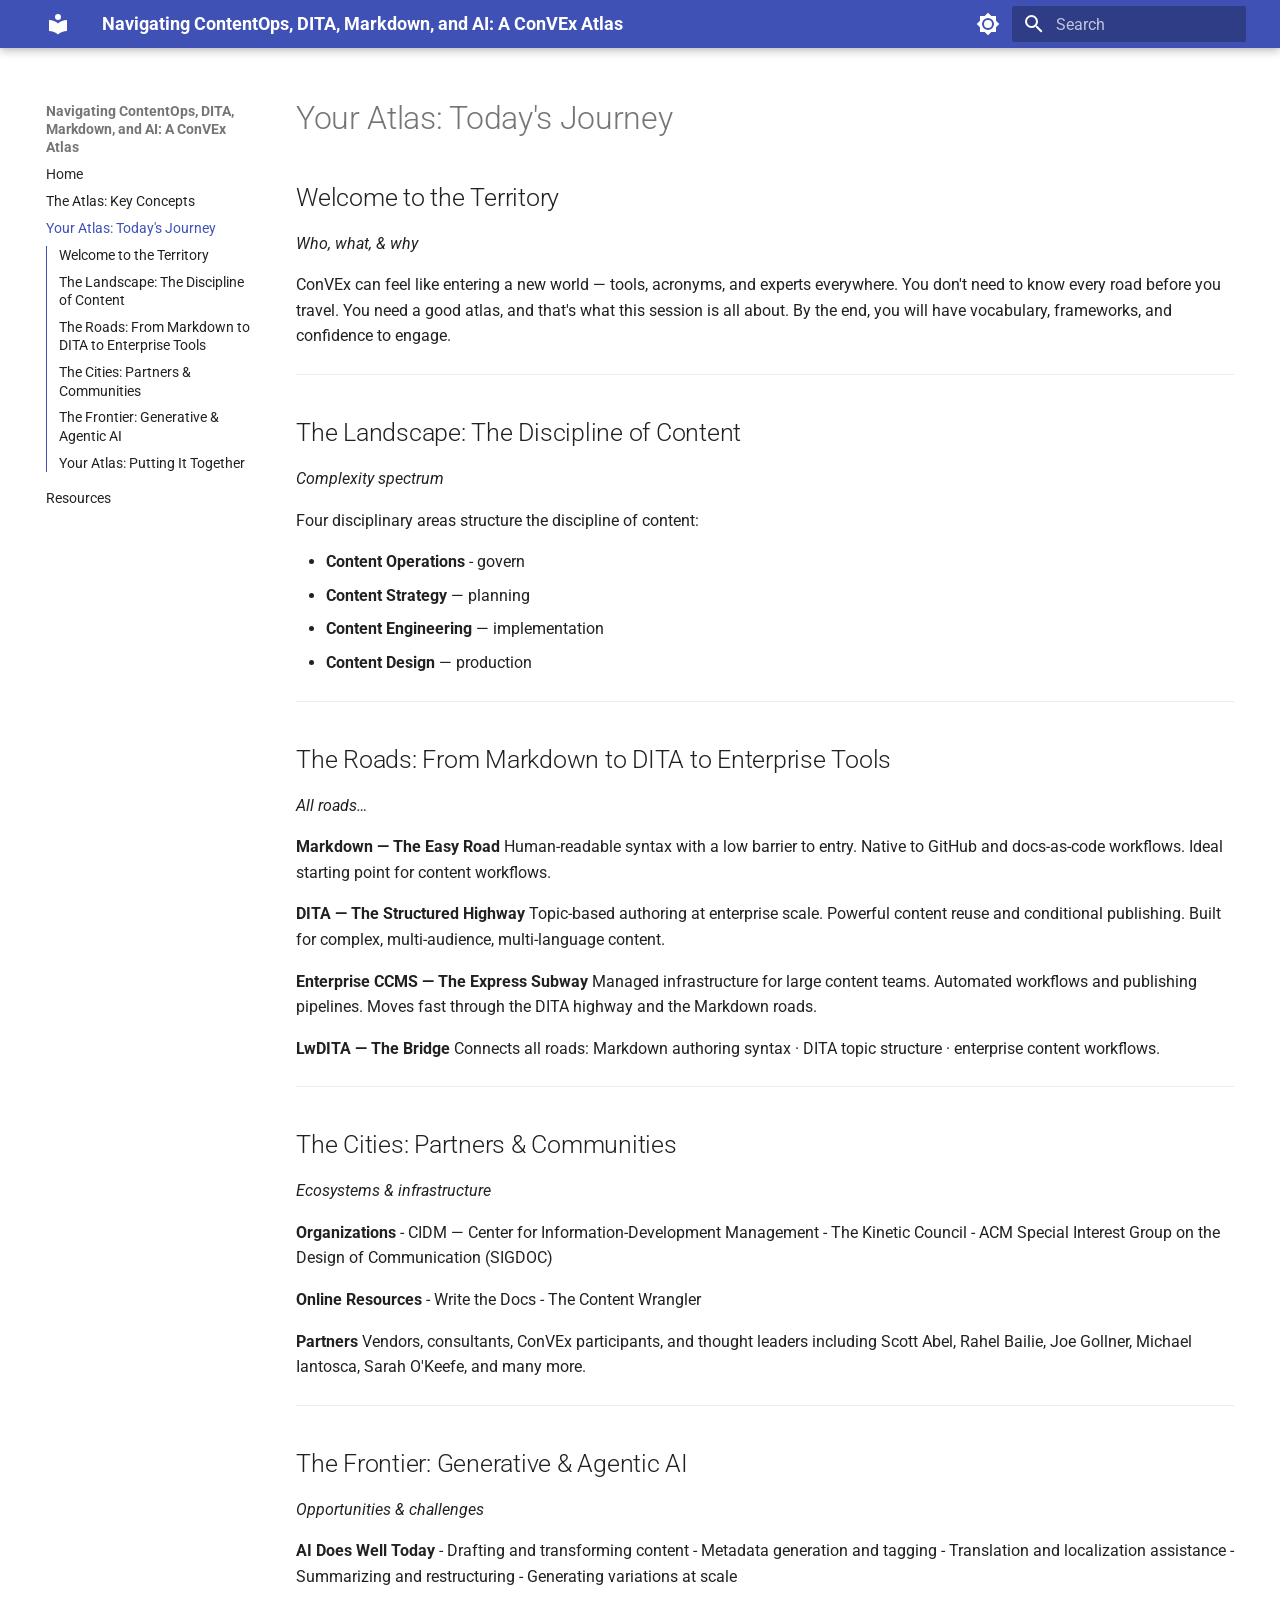
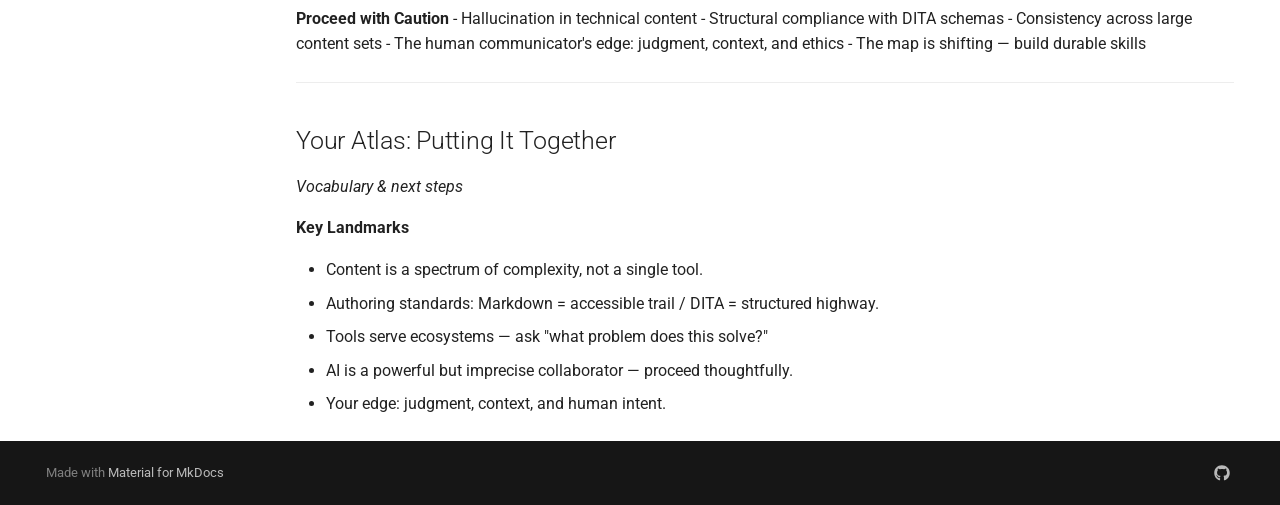
<file: paths/index.html>
<!doctype html>
<html lang="en" class="no-js">
  <head>
    
      <meta charset="utf-8">
      <meta name="viewport" content="width=device-width,initial-scale=1">
      
        <meta name="description" content="Handout for the ConVEx 2026 presentation by Carlos Evia and Rebekka Andersen — April 13, 2026">
      
      
        <meta name="author" content="Carlos Evia & Rebekka Andersen">
      
      
        <link rel="canonical" href="https://vt-evia.github.io/convex-atlas-handout/paths/">
      
      
        <link rel="prev" href="../concepts/">
      
      
        <link rel="next" href="../resources/">
      
      
        
      
      
      <link rel="icon" href="../assets/images/favicon.png">
      <meta name="generator" content="mkdocs-1.6.1, mkdocs-material-9.7.6">
    
    
      
        <title>Your Atlas: Today's Journey - Navigating ContentOps, DITA, Markdown, and AI: A ConVEx Atlas</title>
      
    
    
      <link rel="stylesheet" href="../assets/stylesheets/main.484c7ddc.min.css">
      
        
        <link rel="stylesheet" href="../assets/stylesheets/palette.ab4e12ef.min.css">
      
      


    
    
      
    
    
      
        
        
        <link rel="preconnect" href="https://fonts.gstatic.com" crossorigin>
        <link rel="stylesheet" href="https://fonts.googleapis.com/css?family=Roboto:300,300i,400,400i,700,700i%7CRoboto+Mono:400,400i,700,700i&display=fallback">
        <style>:root{--md-text-font:"Roboto";--md-code-font:"Roboto Mono"}</style>
      
    
    
      <link rel="stylesheet" href="../assets/stylesheets/extra.css">
    
    <script>__md_scope=new URL("..",location),__md_hash=e=>[...e].reduce(((e,_)=>(e<<5)-e+_.charCodeAt(0)),0),__md_get=(e,_=localStorage,t=__md_scope)=>JSON.parse(_.getItem(t.pathname+"."+e)),__md_set=(e,_,t=localStorage,a=__md_scope)=>{try{t.setItem(a.pathname+"."+e,JSON.stringify(_))}catch(e){}}</script>
    
      

    
    
  </head>
  
  
    
    
      
    
    
    
    
    <body dir="ltr" data-md-color-scheme="default" data-md-color-primary="indigo" data-md-color-accent="teal">
  
    
    <input class="md-toggle" data-md-toggle="drawer" type="checkbox" id="__drawer" autocomplete="off">
    <input class="md-toggle" data-md-toggle="search" type="checkbox" id="__search" autocomplete="off">
    <label class="md-overlay" for="__drawer"></label>
    <div data-md-component="skip">
      
        
        <a href="#your-atlas-todays-journey" class="md-skip">
          Skip to content
        </a>
      
    </div>
    <div data-md-component="announce">
      
    </div>
    
    
      

  

<header class="md-header md-header--shadow" data-md-component="header">
  <nav class="md-header__inner md-grid" aria-label="Header">
    <a href=".." title="Navigating ContentOps, DITA, Markdown, and AI: A ConVEx Atlas" class="md-header__button md-logo" aria-label="Navigating ContentOps, DITA, Markdown, and AI: A ConVEx Atlas" data-md-component="logo">
      
  
  <svg xmlns="http://www.w3.org/2000/svg" viewBox="0 0 24 24"><path d="M12 8a3 3 0 0 0 3-3 3 3 0 0 0-3-3 3 3 0 0 0-3 3 3 3 0 0 0 3 3m0 3.54C9.64 9.35 6.5 8 3 8v11c3.5 0 6.64 1.35 9 3.54 2.36-2.19 5.5-3.54 9-3.54V8c-3.5 0-6.64 1.35-9 3.54"/></svg>

    </a>
    <label class="md-header__button md-icon" for="__drawer">
      
      <svg xmlns="http://www.w3.org/2000/svg" viewBox="0 0 24 24"><path d="M3 6h18v2H3zm0 5h18v2H3zm0 5h18v2H3z"/></svg>
    </label>
    <div class="md-header__title" data-md-component="header-title">
      <div class="md-header__ellipsis">
        <div class="md-header__topic">
          <span class="md-ellipsis">
            Navigating ContentOps, DITA, Markdown, and AI: A ConVEx Atlas
          </span>
        </div>
        <div class="md-header__topic" data-md-component="header-topic">
          <span class="md-ellipsis">
            
              Your Atlas: Today's Journey
            
          </span>
        </div>
      </div>
    </div>
    
      
        <form class="md-header__option" data-md-component="palette">
  
    
    
    
    <input class="md-option" data-md-color-media="" data-md-color-scheme="default" data-md-color-primary="indigo" data-md-color-accent="teal"  aria-label="Switch to dark mode"  type="radio" name="__palette" id="__palette_0">
    
      <label class="md-header__button md-icon" title="Switch to dark mode" for="__palette_1" hidden>
        <svg xmlns="http://www.w3.org/2000/svg" viewBox="0 0 24 24"><path d="M12 8a4 4 0 0 0-4 4 4 4 0 0 0 4 4 4 4 0 0 0 4-4 4 4 0 0 0-4-4m0 10a6 6 0 0 1-6-6 6 6 0 0 1 6-6 6 6 0 0 1 6 6 6 6 0 0 1-6 6m8-9.31V4h-4.69L12 .69 8.69 4H4v4.69L.69 12 4 15.31V20h4.69L12 23.31 15.31 20H20v-4.69L23.31 12z"/></svg>
      </label>
    
  
    
    
    
    <input class="md-option" data-md-color-media="" data-md-color-scheme="slate" data-md-color-primary="indigo" data-md-color-accent="teal"  aria-label="Switch to light mode"  type="radio" name="__palette" id="__palette_1">
    
      <label class="md-header__button md-icon" title="Switch to light mode" for="__palette_0" hidden>
        <svg xmlns="http://www.w3.org/2000/svg" viewBox="0 0 24 24"><path d="M12 18c-.89 0-1.74-.2-2.5-.55C11.56 16.5 13 14.42 13 12s-1.44-4.5-3.5-5.45C10.26 6.2 11.11 6 12 6a6 6 0 0 1 6 6 6 6 0 0 1-6 6m8-9.31V4h-4.69L12 .69 8.69 4H4v4.69L.69 12 4 15.31V20h4.69L12 23.31 15.31 20H20v-4.69L23.31 12z"/></svg>
      </label>
    
  
</form>
      
    
    
      <script>var palette=__md_get("__palette");if(palette&&palette.color){if("(prefers-color-scheme)"===palette.color.media){var media=matchMedia("(prefers-color-scheme: light)"),input=document.querySelector(media.matches?"[data-md-color-media='(prefers-color-scheme: light)']":"[data-md-color-media='(prefers-color-scheme: dark)']");palette.color.media=input.getAttribute("data-md-color-media"),palette.color.scheme=input.getAttribute("data-md-color-scheme"),palette.color.primary=input.getAttribute("data-md-color-primary"),palette.color.accent=input.getAttribute("data-md-color-accent")}for(var[key,value]of Object.entries(palette.color))document.body.setAttribute("data-md-color-"+key,value)}</script>
    
    
    
      
      
        <label class="md-header__button md-icon" for="__search">
          
          <svg xmlns="http://www.w3.org/2000/svg" viewBox="0 0 24 24"><path d="M9.5 3A6.5 6.5 0 0 1 16 9.5c0 1.61-.59 3.09-1.56 4.23l.27.27h.79l5 5-1.5 1.5-5-5v-.79l-.27-.27A6.52 6.52 0 0 1 9.5 16 6.5 6.5 0 0 1 3 9.5 6.5 6.5 0 0 1 9.5 3m0 2C7 5 5 7 5 9.5S7 14 9.5 14 14 12 14 9.5 12 5 9.5 5"/></svg>
        </label>
        <div class="md-search" data-md-component="search" role="dialog">
  <label class="md-search__overlay" for="__search"></label>
  <div class="md-search__inner" role="search">
    <form class="md-search__form" name="search">
      <input type="text" class="md-search__input" name="query" aria-label="Search" placeholder="Search" autocapitalize="off" autocorrect="off" autocomplete="off" spellcheck="false" data-md-component="search-query" required>
      <label class="md-search__icon md-icon" for="__search">
        
        <svg xmlns="http://www.w3.org/2000/svg" viewBox="0 0 24 24"><path d="M9.5 3A6.5 6.5 0 0 1 16 9.5c0 1.61-.59 3.09-1.56 4.23l.27.27h.79l5 5-1.5 1.5-5-5v-.79l-.27-.27A6.52 6.52 0 0 1 9.5 16 6.5 6.5 0 0 1 3 9.5 6.5 6.5 0 0 1 9.5 3m0 2C7 5 5 7 5 9.5S7 14 9.5 14 14 12 14 9.5 12 5 9.5 5"/></svg>
        
        <svg xmlns="http://www.w3.org/2000/svg" viewBox="0 0 24 24"><path d="M20 11v2H8l5.5 5.5-1.42 1.42L4.16 12l7.92-7.92L13.5 5.5 8 11z"/></svg>
      </label>
      <nav class="md-search__options" aria-label="Search">
        
        <button type="reset" class="md-search__icon md-icon" title="Clear" aria-label="Clear" tabindex="-1">
          
          <svg xmlns="http://www.w3.org/2000/svg" viewBox="0 0 24 24"><path d="M19 6.41 17.59 5 12 10.59 6.41 5 5 6.41 10.59 12 5 17.59 6.41 19 12 13.41 17.59 19 19 17.59 13.41 12z"/></svg>
        </button>
      </nav>
      
    </form>
    <div class="md-search__output">
      <div class="md-search__scrollwrap" tabindex="0" data-md-scrollfix>
        <div class="md-search-result" data-md-component="search-result">
          <div class="md-search-result__meta">
            Initializing search
          </div>
          <ol class="md-search-result__list" role="presentation"></ol>
        </div>
      </div>
    </div>
  </div>
</div>
      
    
    
  </nav>
  
</header>
    
    <div class="md-container" data-md-component="container">
      
      
        
          
        
      
      <main class="md-main" data-md-component="main">
        <div class="md-main__inner md-grid">
          
            
              
              <div class="md-sidebar md-sidebar--primary" data-md-component="sidebar" data-md-type="navigation" >
                <div class="md-sidebar__scrollwrap">
                  <div class="md-sidebar__inner">
                    



  

<nav class="md-nav md-nav--primary md-nav--integrated" aria-label="Navigation" data-md-level="0">
  <label class="md-nav__title" for="__drawer">
    <a href=".." title="Navigating ContentOps, DITA, Markdown, and AI: A ConVEx Atlas" class="md-nav__button md-logo" aria-label="Navigating ContentOps, DITA, Markdown, and AI: A ConVEx Atlas" data-md-component="logo">
      
  
  <svg xmlns="http://www.w3.org/2000/svg" viewBox="0 0 24 24"><path d="M12 8a3 3 0 0 0 3-3 3 3 0 0 0-3-3 3 3 0 0 0-3 3 3 3 0 0 0 3 3m0 3.54C9.64 9.35 6.5 8 3 8v11c3.5 0 6.64 1.35 9 3.54 2.36-2.19 5.5-3.54 9-3.54V8c-3.5 0-6.64 1.35-9 3.54"/></svg>

    </a>
    Navigating ContentOps, DITA, Markdown, and AI: A ConVEx Atlas
  </label>
  
  <ul class="md-nav__list" data-md-scrollfix>
    
      
      
  
  
  
  
    <li class="md-nav__item">
      <a href=".." class="md-nav__link">
        
  
  
  <span class="md-ellipsis">
    
  
    Home
  

    
  </span>
  
  

      </a>
    </li>
  

    
      
      
  
  
  
  
    <li class="md-nav__item">
      <a href="../concepts/" class="md-nav__link">
        
  
  
  <span class="md-ellipsis">
    
  
    The Atlas: Key Concepts
  

    
  </span>
  
  

      </a>
    </li>
  

    
      
      
  
  
    
  
  
  
    <li class="md-nav__item md-nav__item--active">
      
      <input class="md-nav__toggle md-toggle" type="checkbox" id="__toc">
      
      
        
      
      
        <label class="md-nav__link md-nav__link--active" for="__toc">
          
  
  
  <span class="md-ellipsis">
    
  
    Your Atlas: Today's Journey
  

    
  </span>
  
  

          <span class="md-nav__icon md-icon"></span>
        </label>
      
      <a href="./" class="md-nav__link md-nav__link--active">
        
  
  
  <span class="md-ellipsis">
    
  
    Your Atlas: Today's Journey
  

    
  </span>
  
  

      </a>
      
        

<nav class="md-nav md-nav--secondary" aria-label="Table of contents">
  
  
  
    
  
  
    <label class="md-nav__title" for="__toc">
      <span class="md-nav__icon md-icon"></span>
      Table of contents
    </label>
    <ul class="md-nav__list" data-md-component="toc" data-md-scrollfix>
      
        <li class="md-nav__item">
  <a href="#welcome-to-the-territory" class="md-nav__link">
    <span class="md-ellipsis">
      
        Welcome to the Territory
      
    </span>
  </a>
  
</li>
      
        <li class="md-nav__item">
  <a href="#the-landscape-the-discipline-of-content" class="md-nav__link">
    <span class="md-ellipsis">
      
        The Landscape: The Discipline of Content
      
    </span>
  </a>
  
</li>
      
        <li class="md-nav__item">
  <a href="#the-roads-from-markdown-to-dita-to-enterprise-tools" class="md-nav__link">
    <span class="md-ellipsis">
      
        The Roads: From Markdown to DITA to Enterprise Tools
      
    </span>
  </a>
  
</li>
      
        <li class="md-nav__item">
  <a href="#the-cities-partners-communities" class="md-nav__link">
    <span class="md-ellipsis">
      
        The Cities: Partners &amp; Communities
      
    </span>
  </a>
  
</li>
      
        <li class="md-nav__item">
  <a href="#the-frontier-generative-agentic-ai" class="md-nav__link">
    <span class="md-ellipsis">
      
        The Frontier: Generative &amp; Agentic AI
      
    </span>
  </a>
  
</li>
      
        <li class="md-nav__item">
  <a href="#your-atlas-putting-it-together" class="md-nav__link">
    <span class="md-ellipsis">
      
        Your Atlas: Putting It Together
      
    </span>
  </a>
  
</li>
      
    </ul>
  
</nav>
      
    </li>
  

    
      
      
  
  
  
  
    <li class="md-nav__item">
      <a href="../resources/" class="md-nav__link">
        
  
  
  <span class="md-ellipsis">
    
  
    Resources
  

    
  </span>
  
  

      </a>
    </li>
  

    
  </ul>
</nav>
                  </div>
                </div>
              </div>
            
            
          
          
            <div class="md-content" data-md-component="content">
              
              <article class="md-content__inner md-typeset">
                
                  



<h1 id="your-atlas-todays-journey">Your Atlas: Today's Journey</h1>
<h2 id="welcome-to-the-territory">Welcome to the Territory</h2>
<p><em>Who, what, &amp; why</em></p>
<p>ConVEx can feel like entering a new world — tools, acronyms, and experts everywhere. You don't need to know every road before you travel. You need a good atlas, and that's what this session is all about. By the end, you will have vocabulary, frameworks, and confidence to engage.</p>
<hr />
<h2 id="the-landscape-the-discipline-of-content">The Landscape: The Discipline of Content</h2>
<p><em>Complexity spectrum</em></p>
<p>Four disciplinary areas structure the discipline of content:</p>
<ul>
<li><strong>Content Operations</strong> - govern</li>
<li><strong>Content Strategy</strong> — planning</li>
<li><strong>Content Engineering</strong> — implementation</li>
<li><strong>Content Design</strong> — production</li>
</ul>
<hr />
<h2 id="the-roads-from-markdown-to-dita-to-enterprise-tools">The Roads: From Markdown to DITA to Enterprise Tools</h2>
<p><em>All roads…</em></p>
<p><strong>Markdown — The Easy Road</strong>
Human-readable syntax with a low barrier to entry. Native to GitHub and docs-as-code workflows. Ideal starting point for content workflows.</p>
<p><strong>DITA — The Structured Highway</strong>
Topic-based authoring at enterprise scale. Powerful content reuse and conditional publishing. Built for complex, multi-audience, multi-language content.</p>
<p><strong>Enterprise CCMS — The Express Subway</strong>
Managed infrastructure for large content teams. Automated workflows and publishing pipelines. Moves fast through the DITA highway and the Markdown roads.</p>
<p><strong>LwDITA — The Bridge</strong>
Connects all roads: Markdown authoring syntax · DITA topic structure · enterprise content workflows.</p>
<hr />
<h2 id="the-cities-partners-communities">The Cities: Partners &amp; Communities</h2>
<p><em>Ecosystems &amp; infrastructure</em></p>
<p><strong>Organizations</strong>
- CIDM — Center for Information-Development Management
- The Kinetic Council
- ACM Special Interest Group on the Design of Communication (SIGDOC)</p>
<p><strong>Online Resources</strong>
- Write the Docs
- The Content Wrangler</p>
<p><strong>Partners</strong>
Vendors, consultants, ConVEx participants, and thought leaders including Scott Abel, Rahel Bailie, Joe Gollner, Michael Iantosca, Sarah O'Keefe, and many more.</p>
<hr />
<h2 id="the-frontier-generative-agentic-ai">The Frontier: Generative &amp; Agentic AI</h2>
<p><em>Opportunities &amp; challenges</em></p>
<p><strong>AI Does Well Today</strong>
- Drafting and transforming content
- Metadata generation and tagging
- Translation and localization assistance
- Summarizing and restructuring
- Generating variations at scale</p>
<p><strong>Proceed with Caution</strong>
- Hallucination in technical content
- Structural compliance with DITA schemas
- Consistency across large content sets
- The human communicator's edge: judgment, context, and ethics
- The map is shifting — build durable skills</p>
<hr />
<h2 id="your-atlas-putting-it-together">Your Atlas: Putting It Together</h2>
<p><em>Vocabulary &amp; next steps</em></p>
<p><strong>Key Landmarks</strong></p>
<ul>
<li>Content is a spectrum of complexity, not a single tool.</li>
<li>Authoring standards: Markdown = accessible trail / DITA = structured highway.</li>
<li>Tools serve ecosystems — ask "what problem does this solve?"</li>
<li>AI is a powerful but imprecise collaborator — proceed thoughtfully.</li>
<li>Your edge: judgment, context, and human intent.</li>
</ul>












                
              </article>
            </div>
          
          
<script>var target=document.getElementById(location.hash.slice(1));target&&target.name&&(target.checked=target.name.startsWith("__tabbed_"))</script>
        </div>
        
          <button type="button" class="md-top md-icon" data-md-component="top" hidden>
  
  <svg xmlns="http://www.w3.org/2000/svg" viewBox="0 0 24 24"><path d="M13 20h-2V8l-5.5 5.5-1.42-1.42L12 4.16l7.92 7.92-1.42 1.42L13 8z"/></svg>
  Back to top
</button>
        
      </main>
      
        <footer class="md-footer">
  
  <div class="md-footer-meta md-typeset">
    <div class="md-footer-meta__inner md-grid">
      <div class="md-copyright">
  
  
    Made with
    <a href="https://squidfunk.github.io/mkdocs-material/" target="_blank" rel="noopener">
      Material for MkDocs
    </a>
  
</div>
      
        
<div class="md-social">
  
    
    
    
    
      
      
    
    <a href="https://github.com/vt-evia/convex-atlas-handout" target="_blank" rel="noopener" title="github.com" class="md-social__link">
      <svg xmlns="http://www.w3.org/2000/svg" viewBox="0 0 512 512"><!--! Font Awesome Free 7.1.0 by @fontawesome - https://fontawesome.com License - https://fontawesome.com/license/free (Icons: CC BY 4.0, Fonts: SIL OFL 1.1, Code: MIT License) Copyright 2025 Fonticons, Inc.--><path d="M173.9 397.4c0 2-2.3 3.6-5.2 3.6-3.3.3-5.6-1.3-5.6-3.6 0-2 2.3-3.6 5.2-3.6 3-.3 5.6 1.3 5.6 3.6m-31.1-4.5c-.7 2 1.3 4.3 4.3 4.9 2.6 1 5.6 0 6.2-2s-1.3-4.3-4.3-5.2c-2.6-.7-5.5.3-6.2 2.3m44.2-1.7c-2.9.7-4.9 2.6-4.6 4.9.3 2 2.9 3.3 5.9 2.6 2.9-.7 4.9-2.6 4.6-4.6-.3-1.9-3-3.2-5.9-2.9M252.8 8C114.1 8 8 113.3 8 252c0 110.9 69.8 205.8 169.5 239.2 12.8 2.3 17.3-5.6 17.3-12.1 0-6.2-.3-40.4-.3-61.4 0 0-70 15-84.7-29.8 0 0-11.4-29.1-27.8-36.6 0 0-22.9-15.7 1.6-15.4 0 0 24.9 2 38.6 25.8 21.9 38.6 58.6 27.5 72.9 20.9 2.3-16 8.8-27.1 16-33.7-55.9-6.2-112.3-14.3-112.3-110.5 0-27.5 7.6-41.3 23.6-58.9-2.6-6.5-11.1-33.3 2.6-67.9 20.9-6.5 69 27 69 27 20-5.6 41.5-8.5 62.8-8.5s42.8 2.9 62.8 8.5c0 0 48.1-33.6 69-27 13.7 34.7 5.2 61.4 2.6 67.9 16 17.7 25.8 31.5 25.8 58.9 0 96.5-58.9 104.2-114.8 110.5 9.2 7.9 17 22.9 17 46.4 0 33.7-.3 75.4-.3 83.6 0 6.5 4.6 14.4 17.3 12.1C436.2 457.8 504 362.9 504 252 504 113.3 391.5 8 252.8 8M105.2 352.9c-1.3 1-1 3.3.7 5.2 1.6 1.6 3.9 2.3 5.2 1 1.3-1 1-3.3-.7-5.2-1.6-1.6-3.9-2.3-5.2-1m-10.8-8.1c-.7 1.3.3 2.9 2.3 3.9 1.6 1 3.6.7 4.3-.7.7-1.3-.3-2.9-2.3-3.9-2-.6-3.6-.3-4.3.7m32.4 35.6c-1.6 1.3-1 4.3 1.3 6.2 2.3 2.3 5.2 2.6 6.5 1 1.3-1.3.7-4.3-1.3-6.2-2.2-2.3-5.2-2.6-6.5-1m-11.4-14.7c-1.6 1-1.6 3.6 0 5.9s4.3 3.3 5.6 2.3c1.6-1.3 1.6-3.9 0-6.2-1.4-2.3-4-3.3-5.6-2"/></svg>
    </a>
  
</div>
      
    </div>
  </div>
</footer>
      
    </div>
    <div class="md-dialog" data-md-component="dialog">
      <div class="md-dialog__inner md-typeset"></div>
    </div>
    
    
    
      
      
      <script id="__config" type="application/json">{"annotate": null, "base": "..", "features": ["navigation.instant", "navigation.top", "toc.integrate", "content.code.copy"], "search": "../assets/javascripts/workers/search.2c215733.min.js", "tags": null, "translations": {"clipboard.copied": "Copied to clipboard", "clipboard.copy": "Copy to clipboard", "search.result.more.one": "1 more on this page", "search.result.more.other": "# more on this page", "search.result.none": "No matching documents", "search.result.one": "1 matching document", "search.result.other": "# matching documents", "search.result.placeholder": "Type to start searching", "search.result.term.missing": "Missing", "select.version": "Select version"}, "version": null}</script>
    
    
      <script src="../assets/javascripts/bundle.79ae519e.min.js"></script>
      
    
  </body>
</html>
</file>
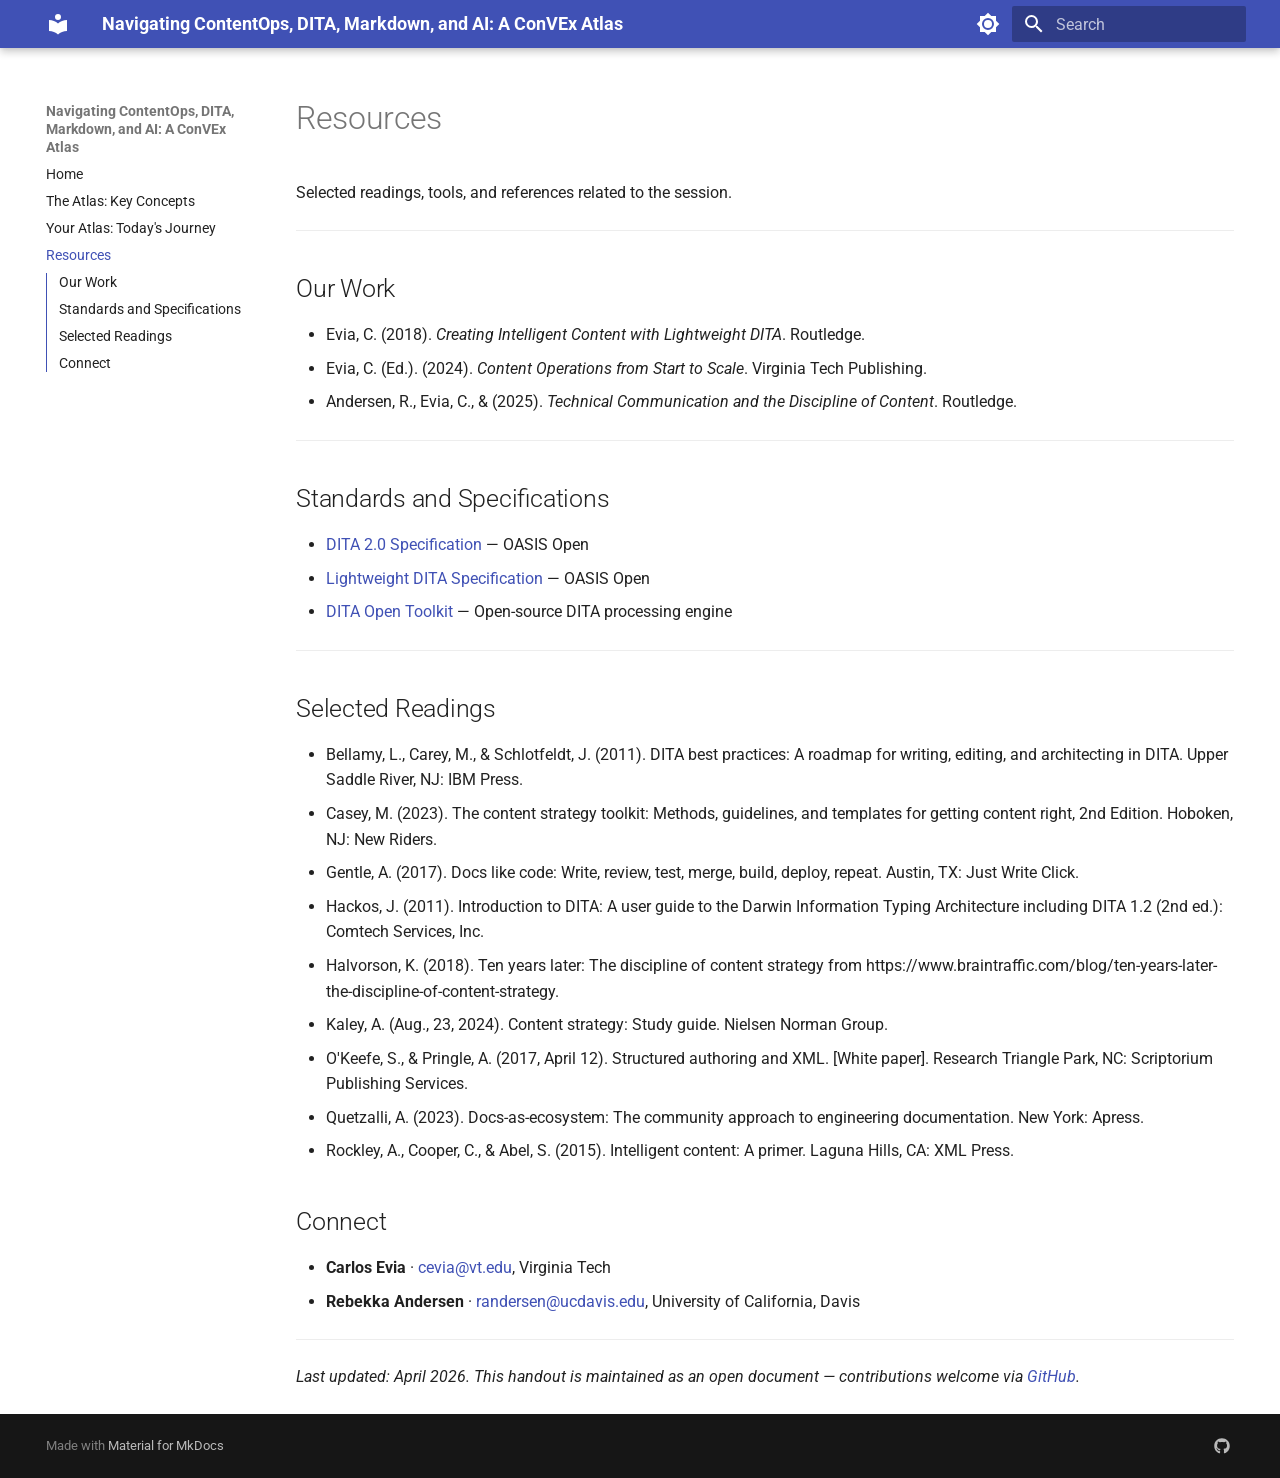
<file: resources/index.html>
<!doctype html>
<html lang="en" class="no-js">
  <head>
    
      <meta charset="utf-8">
      <meta name="viewport" content="width=device-width,initial-scale=1">
      
        <meta name="description" content="Handout for the ConVEx 2026 presentation by Carlos Evia and Rebekka Andersen — April 13, 2026">
      
      
        <meta name="author" content="Carlos Evia & Rebekka Andersen">
      
      
        <link rel="canonical" href="https://vt-evia.github.io/convex-atlas-handout/resources/">
      
      
        <link rel="prev" href="../paths/">
      
      
      
        
      
      
      <link rel="icon" href="../assets/images/favicon.png">
      <meta name="generator" content="mkdocs-1.6.1, mkdocs-material-9.7.6">
    
    
      
        <title>Resources - Navigating ContentOps, DITA, Markdown, and AI: A ConVEx Atlas</title>
      
    
    
      <link rel="stylesheet" href="../assets/stylesheets/main.484c7ddc.min.css">
      
        
        <link rel="stylesheet" href="../assets/stylesheets/palette.ab4e12ef.min.css">
      
      


    
    
      
    
    
      
        
        
        <link rel="preconnect" href="https://fonts.gstatic.com" crossorigin>
        <link rel="stylesheet" href="https://fonts.googleapis.com/css?family=Roboto:300,300i,400,400i,700,700i%7CRoboto+Mono:400,400i,700,700i&display=fallback">
        <style>:root{--md-text-font:"Roboto";--md-code-font:"Roboto Mono"}</style>
      
    
    
      <link rel="stylesheet" href="../assets/stylesheets/extra.css">
    
    <script>__md_scope=new URL("..",location),__md_hash=e=>[...e].reduce(((e,_)=>(e<<5)-e+_.charCodeAt(0)),0),__md_get=(e,_=localStorage,t=__md_scope)=>JSON.parse(_.getItem(t.pathname+"."+e)),__md_set=(e,_,t=localStorage,a=__md_scope)=>{try{t.setItem(a.pathname+"."+e,JSON.stringify(_))}catch(e){}}</script>
    
      

    
    
  </head>
  
  
    
    
      
    
    
    
    
    <body dir="ltr" data-md-color-scheme="default" data-md-color-primary="indigo" data-md-color-accent="teal">
  
    
    <input class="md-toggle" data-md-toggle="drawer" type="checkbox" id="__drawer" autocomplete="off">
    <input class="md-toggle" data-md-toggle="search" type="checkbox" id="__search" autocomplete="off">
    <label class="md-overlay" for="__drawer"></label>
    <div data-md-component="skip">
      
        
        <a href="#resources" class="md-skip">
          Skip to content
        </a>
      
    </div>
    <div data-md-component="announce">
      
    </div>
    
    
      

  

<header class="md-header md-header--shadow" data-md-component="header">
  <nav class="md-header__inner md-grid" aria-label="Header">
    <a href=".." title="Navigating ContentOps, DITA, Markdown, and AI: A ConVEx Atlas" class="md-header__button md-logo" aria-label="Navigating ContentOps, DITA, Markdown, and AI: A ConVEx Atlas" data-md-component="logo">
      
  
  <svg xmlns="http://www.w3.org/2000/svg" viewBox="0 0 24 24"><path d="M12 8a3 3 0 0 0 3-3 3 3 0 0 0-3-3 3 3 0 0 0-3 3 3 3 0 0 0 3 3m0 3.54C9.64 9.35 6.5 8 3 8v11c3.5 0 6.64 1.35 9 3.54 2.36-2.19 5.5-3.54 9-3.54V8c-3.5 0-6.64 1.35-9 3.54"/></svg>

    </a>
    <label class="md-header__button md-icon" for="__drawer">
      
      <svg xmlns="http://www.w3.org/2000/svg" viewBox="0 0 24 24"><path d="M3 6h18v2H3zm0 5h18v2H3zm0 5h18v2H3z"/></svg>
    </label>
    <div class="md-header__title" data-md-component="header-title">
      <div class="md-header__ellipsis">
        <div class="md-header__topic">
          <span class="md-ellipsis">
            Navigating ContentOps, DITA, Markdown, and AI: A ConVEx Atlas
          </span>
        </div>
        <div class="md-header__topic" data-md-component="header-topic">
          <span class="md-ellipsis">
            
              Resources
            
          </span>
        </div>
      </div>
    </div>
    
      
        <form class="md-header__option" data-md-component="palette">
  
    
    
    
    <input class="md-option" data-md-color-media="" data-md-color-scheme="default" data-md-color-primary="indigo" data-md-color-accent="teal"  aria-label="Switch to dark mode"  type="radio" name="__palette" id="__palette_0">
    
      <label class="md-header__button md-icon" title="Switch to dark mode" for="__palette_1" hidden>
        <svg xmlns="http://www.w3.org/2000/svg" viewBox="0 0 24 24"><path d="M12 8a4 4 0 0 0-4 4 4 4 0 0 0 4 4 4 4 0 0 0 4-4 4 4 0 0 0-4-4m0 10a6 6 0 0 1-6-6 6 6 0 0 1 6-6 6 6 0 0 1 6 6 6 6 0 0 1-6 6m8-9.31V4h-4.69L12 .69 8.69 4H4v4.69L.69 12 4 15.31V20h4.69L12 23.31 15.31 20H20v-4.69L23.31 12z"/></svg>
      </label>
    
  
    
    
    
    <input class="md-option" data-md-color-media="" data-md-color-scheme="slate" data-md-color-primary="indigo" data-md-color-accent="teal"  aria-label="Switch to light mode"  type="radio" name="__palette" id="__palette_1">
    
      <label class="md-header__button md-icon" title="Switch to light mode" for="__palette_0" hidden>
        <svg xmlns="http://www.w3.org/2000/svg" viewBox="0 0 24 24"><path d="M12 18c-.89 0-1.74-.2-2.5-.55C11.56 16.5 13 14.42 13 12s-1.44-4.5-3.5-5.45C10.26 6.2 11.11 6 12 6a6 6 0 0 1 6 6 6 6 0 0 1-6 6m8-9.31V4h-4.69L12 .69 8.69 4H4v4.69L.69 12 4 15.31V20h4.69L12 23.31 15.31 20H20v-4.69L23.31 12z"/></svg>
      </label>
    
  
</form>
      
    
    
      <script>var palette=__md_get("__palette");if(palette&&palette.color){if("(prefers-color-scheme)"===palette.color.media){var media=matchMedia("(prefers-color-scheme: light)"),input=document.querySelector(media.matches?"[data-md-color-media='(prefers-color-scheme: light)']":"[data-md-color-media='(prefers-color-scheme: dark)']");palette.color.media=input.getAttribute("data-md-color-media"),palette.color.scheme=input.getAttribute("data-md-color-scheme"),palette.color.primary=input.getAttribute("data-md-color-primary"),palette.color.accent=input.getAttribute("data-md-color-accent")}for(var[key,value]of Object.entries(palette.color))document.body.setAttribute("data-md-color-"+key,value)}</script>
    
    
    
      
      
        <label class="md-header__button md-icon" for="__search">
          
          <svg xmlns="http://www.w3.org/2000/svg" viewBox="0 0 24 24"><path d="M9.5 3A6.5 6.5 0 0 1 16 9.5c0 1.61-.59 3.09-1.56 4.23l.27.27h.79l5 5-1.5 1.5-5-5v-.79l-.27-.27A6.52 6.52 0 0 1 9.5 16 6.5 6.5 0 0 1 3 9.5 6.5 6.5 0 0 1 9.5 3m0 2C7 5 5 7 5 9.5S7 14 9.5 14 14 12 14 9.5 12 5 9.5 5"/></svg>
        </label>
        <div class="md-search" data-md-component="search" role="dialog">
  <label class="md-search__overlay" for="__search"></label>
  <div class="md-search__inner" role="search">
    <form class="md-search__form" name="search">
      <input type="text" class="md-search__input" name="query" aria-label="Search" placeholder="Search" autocapitalize="off" autocorrect="off" autocomplete="off" spellcheck="false" data-md-component="search-query" required>
      <label class="md-search__icon md-icon" for="__search">
        
        <svg xmlns="http://www.w3.org/2000/svg" viewBox="0 0 24 24"><path d="M9.5 3A6.5 6.5 0 0 1 16 9.5c0 1.61-.59 3.09-1.56 4.23l.27.27h.79l5 5-1.5 1.5-5-5v-.79l-.27-.27A6.52 6.52 0 0 1 9.5 16 6.5 6.5 0 0 1 3 9.5 6.5 6.5 0 0 1 9.5 3m0 2C7 5 5 7 5 9.5S7 14 9.5 14 14 12 14 9.5 12 5 9.5 5"/></svg>
        
        <svg xmlns="http://www.w3.org/2000/svg" viewBox="0 0 24 24"><path d="M20 11v2H8l5.5 5.5-1.42 1.42L4.16 12l7.92-7.92L13.5 5.5 8 11z"/></svg>
      </label>
      <nav class="md-search__options" aria-label="Search">
        
        <button type="reset" class="md-search__icon md-icon" title="Clear" aria-label="Clear" tabindex="-1">
          
          <svg xmlns="http://www.w3.org/2000/svg" viewBox="0 0 24 24"><path d="M19 6.41 17.59 5 12 10.59 6.41 5 5 6.41 10.59 12 5 17.59 6.41 19 12 13.41 17.59 19 19 17.59 13.41 12z"/></svg>
        </button>
      </nav>
      
    </form>
    <div class="md-search__output">
      <div class="md-search__scrollwrap" tabindex="0" data-md-scrollfix>
        <div class="md-search-result" data-md-component="search-result">
          <div class="md-search-result__meta">
            Initializing search
          </div>
          <ol class="md-search-result__list" role="presentation"></ol>
        </div>
      </div>
    </div>
  </div>
</div>
      
    
    
  </nav>
  
</header>
    
    <div class="md-container" data-md-component="container">
      
      
        
          
        
      
      <main class="md-main" data-md-component="main">
        <div class="md-main__inner md-grid">
          
            
              
              <div class="md-sidebar md-sidebar--primary" data-md-component="sidebar" data-md-type="navigation" >
                <div class="md-sidebar__scrollwrap">
                  <div class="md-sidebar__inner">
                    



  

<nav class="md-nav md-nav--primary md-nav--integrated" aria-label="Navigation" data-md-level="0">
  <label class="md-nav__title" for="__drawer">
    <a href=".." title="Navigating ContentOps, DITA, Markdown, and AI: A ConVEx Atlas" class="md-nav__button md-logo" aria-label="Navigating ContentOps, DITA, Markdown, and AI: A ConVEx Atlas" data-md-component="logo">
      
  
  <svg xmlns="http://www.w3.org/2000/svg" viewBox="0 0 24 24"><path d="M12 8a3 3 0 0 0 3-3 3 3 0 0 0-3-3 3 3 0 0 0-3 3 3 3 0 0 0 3 3m0 3.54C9.64 9.35 6.5 8 3 8v11c3.5 0 6.64 1.35 9 3.54 2.36-2.19 5.5-3.54 9-3.54V8c-3.5 0-6.64 1.35-9 3.54"/></svg>

    </a>
    Navigating ContentOps, DITA, Markdown, and AI: A ConVEx Atlas
  </label>
  
  <ul class="md-nav__list" data-md-scrollfix>
    
      
      
  
  
  
  
    <li class="md-nav__item">
      <a href=".." class="md-nav__link">
        
  
  
  <span class="md-ellipsis">
    
  
    Home
  

    
  </span>
  
  

      </a>
    </li>
  

    
      
      
  
  
  
  
    <li class="md-nav__item">
      <a href="../concepts/" class="md-nav__link">
        
  
  
  <span class="md-ellipsis">
    
  
    The Atlas: Key Concepts
  

    
  </span>
  
  

      </a>
    </li>
  

    
      
      
  
  
  
  
    <li class="md-nav__item">
      <a href="../paths/" class="md-nav__link">
        
  
  
  <span class="md-ellipsis">
    
  
    Your Atlas: Today's Journey
  

    
  </span>
  
  

      </a>
    </li>
  

    
      
      
  
  
    
  
  
  
    <li class="md-nav__item md-nav__item--active">
      
      <input class="md-nav__toggle md-toggle" type="checkbox" id="__toc">
      
      
        
      
      
        <label class="md-nav__link md-nav__link--active" for="__toc">
          
  
  
  <span class="md-ellipsis">
    
  
    Resources
  

    
  </span>
  
  

          <span class="md-nav__icon md-icon"></span>
        </label>
      
      <a href="./" class="md-nav__link md-nav__link--active">
        
  
  
  <span class="md-ellipsis">
    
  
    Resources
  

    
  </span>
  
  

      </a>
      
        

<nav class="md-nav md-nav--secondary" aria-label="Table of contents">
  
  
  
    
  
  
    <label class="md-nav__title" for="__toc">
      <span class="md-nav__icon md-icon"></span>
      Table of contents
    </label>
    <ul class="md-nav__list" data-md-component="toc" data-md-scrollfix>
      
        <li class="md-nav__item">
  <a href="#our-work" class="md-nav__link">
    <span class="md-ellipsis">
      
        Our Work
      
    </span>
  </a>
  
</li>
      
        <li class="md-nav__item">
  <a href="#standards-and-specifications" class="md-nav__link">
    <span class="md-ellipsis">
      
        Standards and Specifications
      
    </span>
  </a>
  
</li>
      
        <li class="md-nav__item">
  <a href="#selected-readings" class="md-nav__link">
    <span class="md-ellipsis">
      
        Selected Readings
      
    </span>
  </a>
  
</li>
      
        <li class="md-nav__item">
  <a href="#connect" class="md-nav__link">
    <span class="md-ellipsis">
      
        Connect
      
    </span>
  </a>
  
</li>
      
    </ul>
  
</nav>
      
    </li>
  

    
  </ul>
</nav>
                  </div>
                </div>
              </div>
            
            
          
          
            <div class="md-content" data-md-component="content">
              
              <article class="md-content__inner md-typeset">
                
                  



<h1 id="resources">Resources</h1>
<p>Selected readings, tools, and references related to the session.</p>
<hr />
<h2 id="our-work">Our Work</h2>
<ul>
<li>Evia, C. (2018). <em>Creating Intelligent Content with Lightweight DITA</em>. Routledge.</li>
<li>Evia, C. (Ed.). (2024). <em>Content Operations from Start to Scale</em>. Virginia Tech Publishing.</li>
<li>Andersen, R., Evia, C., &amp;  (2025). <em>Technical Communication and the Discipline of Content</em>. Routledge.</li>
</ul>
<hr />
<h2 id="standards-and-specifications">Standards and Specifications</h2>
<ul>
<li><a href="https://docs.oasis-open.org/dita/dita/v2.0/">DITA 2.0 Specification</a> — OASIS Open</li>
<li><a href="https://docs.oasis-open.org/dita/LwDITA/v1.0/">Lightweight DITA Specification</a> — OASIS Open</li>
<li><a href="https://www.dita-ot.org/">DITA Open Toolkit</a> — Open-source DITA processing engine</li>
</ul>
<hr />
<h2 id="selected-readings">Selected Readings</h2>
<ul>
<li>Bellamy, L., Carey, M., &amp; Schlotfeldt, J. (2011). DITA best practices: A roadmap for writing, editing, and architecting in DITA. Upper Saddle River, NJ: IBM Press.</li>
<li>Casey, M. (2023). The content strategy toolkit: Methods, guidelines, and templates for getting content right, 2nd Edition. Hoboken, NJ: New Riders.</li>
<li>Gentle, A. (2017). Docs like code: Write, review, test, merge, build, deploy, repeat. Austin, TX: Just Write Click.</li>
<li>Hackos, J. (2011). Introduction to DITA: A user guide to the Darwin Information Typing Architecture including DITA 1.2 (2nd ed.): Comtech Services, Inc.</li>
<li>Halvorson, K. (2018). Ten years later: The discipline of content strategy from https://www.braintraffic.com/blog/ten-years-later-the-discipline-of-content-strategy.</li>
<li>Kaley, A. (Aug., 23, 2024). Content strategy: Study guide. Nielsen Norman Group.</li>
<li>O'Keefe, S., &amp; Pringle, A. (2017, April 12). Structured authoring and XML. [White paper]. Research Triangle Park, NC: Scriptorium Publishing Services.</li>
<li>Quetzalli, A. (2023). Docs-as-ecosystem: The community approach to engineering documentation. New York: Apress.</li>
<li>Rockley, A., Cooper, C., &amp; Abel, S. (2015). Intelligent content: A primer. Laguna Hills, CA: XML Press.</li>
</ul>
<h2 id="connect">Connect</h2>
<ul>
<li><strong>Carlos Evia</strong> · <a href="mailto:cevia@vt.edu">cevia@vt.edu</a>, Virginia Tech</li>
<li><strong>Rebekka Andersen</strong> · <a href="mailto:randersen@ucdavis.edu">randersen@ucdavis.edu</a>, University of California, Davis</li>
</ul>
<hr />
<p><em>Last updated: April 2026. This handout is maintained as an open document — contributions welcome via <a href="https://github.com/vt-evia/convex-atlas-handout">GitHub</a>.</em></p>












                
              </article>
            </div>
          
          
<script>var target=document.getElementById(location.hash.slice(1));target&&target.name&&(target.checked=target.name.startsWith("__tabbed_"))</script>
        </div>
        
          <button type="button" class="md-top md-icon" data-md-component="top" hidden>
  
  <svg xmlns="http://www.w3.org/2000/svg" viewBox="0 0 24 24"><path d="M13 20h-2V8l-5.5 5.5-1.42-1.42L12 4.16l7.92 7.92-1.42 1.42L13 8z"/></svg>
  Back to top
</button>
        
      </main>
      
        <footer class="md-footer">
  
  <div class="md-footer-meta md-typeset">
    <div class="md-footer-meta__inner md-grid">
      <div class="md-copyright">
  
  
    Made with
    <a href="https://squidfunk.github.io/mkdocs-material/" target="_blank" rel="noopener">
      Material for MkDocs
    </a>
  
</div>
      
        
<div class="md-social">
  
    
    
    
    
      
      
    
    <a href="https://github.com/vt-evia/convex-atlas-handout" target="_blank" rel="noopener" title="github.com" class="md-social__link">
      <svg xmlns="http://www.w3.org/2000/svg" viewBox="0 0 512 512"><!--! Font Awesome Free 7.1.0 by @fontawesome - https://fontawesome.com License - https://fontawesome.com/license/free (Icons: CC BY 4.0, Fonts: SIL OFL 1.1, Code: MIT License) Copyright 2025 Fonticons, Inc.--><path d="M173.9 397.4c0 2-2.3 3.6-5.2 3.6-3.3.3-5.6-1.3-5.6-3.6 0-2 2.3-3.6 5.2-3.6 3-.3 5.6 1.3 5.6 3.6m-31.1-4.5c-.7 2 1.3 4.3 4.3 4.9 2.6 1 5.6 0 6.2-2s-1.3-4.3-4.3-5.2c-2.6-.7-5.5.3-6.2 2.3m44.2-1.7c-2.9.7-4.9 2.6-4.6 4.9.3 2 2.9 3.3 5.9 2.6 2.9-.7 4.9-2.6 4.6-4.6-.3-1.9-3-3.2-5.9-2.9M252.8 8C114.1 8 8 113.3 8 252c0 110.9 69.8 205.8 169.5 239.2 12.8 2.3 17.3-5.6 17.3-12.1 0-6.2-.3-40.4-.3-61.4 0 0-70 15-84.7-29.8 0 0-11.4-29.1-27.8-36.6 0 0-22.9-15.7 1.6-15.4 0 0 24.9 2 38.6 25.8 21.9 38.6 58.6 27.5 72.9 20.9 2.3-16 8.8-27.1 16-33.7-55.9-6.2-112.3-14.3-112.3-110.5 0-27.5 7.6-41.3 23.6-58.9-2.6-6.5-11.1-33.3 2.6-67.9 20.9-6.5 69 27 69 27 20-5.6 41.5-8.5 62.8-8.5s42.8 2.9 62.8 8.5c0 0 48.1-33.6 69-27 13.7 34.7 5.2 61.4 2.6 67.9 16 17.7 25.8 31.5 25.8 58.9 0 96.5-58.9 104.2-114.8 110.5 9.2 7.9 17 22.9 17 46.4 0 33.7-.3 75.4-.3 83.6 0 6.5 4.6 14.4 17.3 12.1C436.2 457.8 504 362.9 504 252 504 113.3 391.5 8 252.8 8M105.2 352.9c-1.3 1-1 3.3.7 5.2 1.6 1.6 3.9 2.3 5.2 1 1.3-1 1-3.3-.7-5.2-1.6-1.6-3.9-2.3-5.2-1m-10.8-8.1c-.7 1.3.3 2.9 2.3 3.9 1.6 1 3.6.7 4.3-.7.7-1.3-.3-2.9-2.3-3.9-2-.6-3.6-.3-4.3.7m32.4 35.6c-1.6 1.3-1 4.3 1.3 6.2 2.3 2.3 5.2 2.6 6.5 1 1.3-1.3.7-4.3-1.3-6.2-2.2-2.3-5.2-2.6-6.5-1m-11.4-14.7c-1.6 1-1.6 3.6 0 5.9s4.3 3.3 5.6 2.3c1.6-1.3 1.6-3.9 0-6.2-1.4-2.3-4-3.3-5.6-2"/></svg>
    </a>
  
</div>
      
    </div>
  </div>
</footer>
      
    </div>
    <div class="md-dialog" data-md-component="dialog">
      <div class="md-dialog__inner md-typeset"></div>
    </div>
    
    
    
      
      
      <script id="__config" type="application/json">{"annotate": null, "base": "..", "features": ["navigation.instant", "navigation.top", "toc.integrate", "content.code.copy"], "search": "../assets/javascripts/workers/search.2c215733.min.js", "tags": null, "translations": {"clipboard.copied": "Copied to clipboard", "clipboard.copy": "Copy to clipboard", "search.result.more.one": "1 more on this page", "search.result.more.other": "# more on this page", "search.result.none": "No matching documents", "search.result.one": "1 matching document", "search.result.other": "# matching documents", "search.result.placeholder": "Type to start searching", "search.result.term.missing": "Missing", "select.version": "Select version"}, "version": null}</script>
    
    
      <script src="../assets/javascripts/bundle.79ae519e.min.js"></script>
      
    
  </body>
</html>
</file>
<file: assets/stylesheets/extra.css>
.atlas-map {
  max-width: 100%;
  height: auto;
  display: block;
  border-radius: 4px;
}
</file>
<file: assets/stylesheets/main.484c7ddc.min.css>
@charset "UTF-8";html{-webkit-text-size-adjust:none;-moz-text-size-adjust:none;text-size-adjust:none;box-sizing:border-box}*,:after,:before{box-sizing:inherit}@media (prefers-reduced-motion){*,:after,:before{transition:none!important}}body{margin:0}a,button,input,label{-webkit-tap-highlight-color:transparent}a{color:inherit;text-decoration:none}hr{border:0;box-sizing:initial;display:block;height:.05rem;overflow:visible;padding:0}small{font-size:80%}sub,sup{line-height:1em}img{border-style:none}table{border-collapse:initial;border-spacing:0}td,th{font-weight:400;vertical-align:top}button{background:#0000;border:0;font-family:inherit;font-size:inherit;margin:0;padding:0}input{border:0;outline:none}:root{--md-primary-fg-color:#4051b5;--md-primary-fg-color--light:#5d6cc0;--md-primary-fg-color--dark:#303fa1;--md-primary-bg-color:#fff;--md-primary-bg-color--light:#ffffffb3;--md-accent-fg-color:#526cfe;--md-accent-fg-color--transparent:#526cfe1a;--md-accent-bg-color:#fff;--md-accent-bg-color--light:#ffffffb3}[data-md-color-scheme=default]{color-scheme:light}[data-md-color-scheme=default] img[src$="#gh-dark-mode-only"],[data-md-color-scheme=default] img[src$="#only-dark"]{display:none}:root,[data-md-color-scheme=default]{--md-hue:225deg;--md-default-fg-color:#000000de;--md-default-fg-color--light:#0000008a;--md-default-fg-color--lighter:#00000052;--md-default-fg-color--lightest:#00000012;--md-default-bg-color:#fff;--md-default-bg-color--light:#ffffffb3;--md-default-bg-color--lighter:#ffffff4d;--md-default-bg-color--lightest:#ffffff1f;--md-code-fg-color:#36464e;--md-code-bg-color:#f5f5f5;--md-code-bg-color--light:#f5f5f5b3;--md-code-bg-color--lighter:#f5f5f54d;--md-code-hl-color:#4287ff;--md-code-hl-color--light:#4287ff1a;--md-code-hl-number-color:#d52a2a;--md-code-hl-special-color:#db1457;--md-code-hl-function-color:#a846b9;--md-code-hl-constant-color:#6e59d9;--md-code-hl-keyword-color:#3f6ec6;--md-code-hl-string-color:#1c7d4d;--md-code-hl-name-color:var(--md-code-fg-color);--md-code-hl-operator-color:var(--md-default-fg-color--light);--md-code-hl-punctuation-color:var(--md-default-fg-color--light);--md-code-hl-comment-color:var(--md-default-fg-color--light);--md-code-hl-generic-color:var(--md-default-fg-color--light);--md-code-hl-variable-color:var(--md-default-fg-color--light);--md-typeset-color:var(--md-default-fg-color);--md-typeset-a-color:var(--md-primary-fg-color);--md-typeset-del-color:#f5503d26;--md-typeset-ins-color:#0bd57026;--md-typeset-kbd-color:#fafafa;--md-typeset-kbd-accent-color:#fff;--md-typeset-kbd-border-color:#b8b8b8;--md-typeset-mark-color:#ffff0080;--md-typeset-table-color:#0000001f;--md-typeset-table-color--light:rgba(0,0,0,.035);--md-admonition-fg-color:var(--md-default-fg-color);--md-admonition-bg-color:var(--md-default-bg-color);--md-warning-fg-color:#000000de;--md-warning-bg-color:#ff9;--md-footer-fg-color:#fff;--md-footer-fg-color--light:#ffffffb3;--md-footer-fg-color--lighter:#ffffff73;--md-footer-bg-color:#000000de;--md-footer-bg-color--dark:#00000052;--md-shadow-z1:0 0.2rem 0.5rem #0000000d,0 0 0.05rem #0000001a;--md-shadow-z2:0 0.2rem 0.5rem #0000001a,0 0 0.05rem #00000040;--md-shadow-z3:0 0.2rem 0.5rem #0003,0 0 0.05rem #00000059}.md-icon svg{fill:currentcolor;display:block;height:1.2rem;width:1.2rem}body{-webkit-font-smoothing:antialiased;-moz-osx-font-smoothing:grayscale;--md-text-font-family:var(--md-text-font,_),-apple-system,BlinkMacSystemFont,Helvetica,Arial,sans-serif;--md-code-font-family:var(--md-code-font,_),SFMono-Regular,Consolas,Menlo,monospace}aside,body,input{font-feature-settings:"kern","liga";color:var(--md-typeset-color);font-family:var(--md-text-font-family)}code,kbd,pre{font-feature-settings:"kern";font-family:var(--md-code-font-family)}:root{--md-typeset-table-sort-icon:url('data:image/svg+xml;charset=utf-8,<svg xmlns="http://www.w3.org/2000/svg" viewBox="0 0 24 24"><path d="m18 21-4-4h3V7h-3l4-4 4 4h-3v10h3M2 19v-2h10v2M2 13v-2h7v2M2 7V5h4v2z"/></svg>');--md-typeset-table-sort-icon--asc:url('data:image/svg+xml;charset=utf-8,<svg xmlns="http://www.w3.org/2000/svg" viewBox="0 0 24 24"><path d="M19 17h3l-4 4-4-4h3V3h2M2 17h10v2H2M6 5v2H2V5m0 6h7v2H2z"/></svg>');--md-typeset-table-sort-icon--desc:url('data:image/svg+xml;charset=utf-8,<svg xmlns="http://www.w3.org/2000/svg" viewBox="0 0 24 24"><path d="M19 7h3l-4-4-4 4h3v14h2M2 17h10v2H2M6 5v2H2V5m0 6h7v2H2z"/></svg>')}.md-typeset{-webkit-print-color-adjust:exact;color-adjust:exact;font-size:.8rem;line-height:1.6;overflow-wrap:break-word}@media print{.md-typeset{font-size:.68rem}}.md-typeset blockquote,.md-typeset dl,.md-typeset figure,.md-typeset ol,.md-typeset pre,.md-typeset ul{margin-bottom:1em;margin-top:1em}.md-typeset h1{color:var(--md-default-fg-color--light);font-size:2em;line-height:1.3;margin:0 0 1.25em}.md-typeset h1,.md-typeset h2{font-weight:300;letter-spacing:-.01em}.md-typeset h2{font-size:1.5625em;line-height:1.4;margin:1.6em 0 .64em}.md-typeset h3{font-size:1.25em;font-weight:400;letter-spacing:-.01em;line-height:1.5;margin:1.6em 0 .8em}.md-typeset h2+h3{margin-top:.8em}.md-typeset h4{font-weight:700;letter-spacing:-.01em;margin:1em 0}.md-typeset h5,.md-typeset h6{color:var(--md-default-fg-color--light);font-size:.8em;font-weight:700;letter-spacing:-.01em;margin:1.25em 0}.md-typeset h5{text-transform:uppercase}.md-typeset h5 code{text-transform:none}.md-typeset hr{border-bottom:.05rem solid var(--md-default-fg-color--lightest);display:flow-root;margin:1.5em 0}.md-typeset a{color:var(--md-typeset-a-color);word-break:break-word}.md-typeset a,.md-typeset a:before{transition:color 125ms}.md-typeset a:focus,.md-typeset a:hover{color:var(--md-accent-fg-color)}.md-typeset a:focus code,.md-typeset a:hover code{background-color:var(--md-accent-fg-color--transparent);color:var(--md-accent-fg-color)}.md-typeset a code{color:var(--md-typeset-a-color)}.md-typeset a.focus-visible{outline-color:var(--md-accent-fg-color);outline-offset:.2rem}.md-typeset code,.md-typeset kbd,.md-typeset pre{color:var(--md-code-fg-color);direction:ltr;font-variant-ligatures:none;transition:background-color 125ms}@media print{.md-typeset code,.md-typeset kbd,.md-typeset pre{white-space:pre-wrap}}.md-typeset code{background-color:var(--md-code-bg-color);border-radius:.1rem;-webkit-box-decoration-break:clone;box-decoration-break:clone;font-size:.85em;padding:0 .2941176471em;transition:color 125ms,background-color 125ms;word-break:break-word}.md-typeset code:not(.focus-visible){-webkit-tap-highlight-color:transparent;outline:none}.md-typeset pre{display:flow-root;line-height:1.4;position:relative}.md-typeset pre>code{-webkit-box-decoration-break:slice;box-decoration-break:slice;box-shadow:none;display:block;margin:0;outline-color:var(--md-accent-fg-color);overflow:auto;padding:.7720588235em 1.1764705882em;scrollbar-color:var(--md-default-fg-color--lighter) #0000;scrollbar-width:thin;touch-action:auto;word-break:normal}.md-typeset pre>code:hover{scrollbar-color:var(--md-accent-fg-color) #0000}.md-typeset pre>code::-webkit-scrollbar{height:.2rem;width:.2rem}.md-typeset pre>code::-webkit-scrollbar-thumb{background-color:var(--md-default-fg-color--lighter)}.md-typeset pre>code::-webkit-scrollbar-thumb:hover{background-color:var(--md-accent-fg-color)}.md-typeset kbd{background-color:var(--md-typeset-kbd-color);border-radius:.1rem;box-shadow:0 .1rem 0 .05rem var(--md-typeset-kbd-border-color),0 .1rem 0 var(--md-typeset-kbd-border-color),0 -.1rem .2rem var(--md-typeset-kbd-accent-color) inset;color:var(--md-default-fg-color);display:inline-block;font-size:.75em;padding:0 .6666666667em;vertical-align:text-top;word-break:break-word}.md-typeset mark{background-color:var(--md-typeset-mark-color);-webkit-box-decoration-break:clone;box-decoration-break:clone;color:inherit;word-break:break-word}.md-typeset abbr{cursor:help;text-decoration:none}.md-typeset [data-preview],.md-typeset abbr{border-bottom:.05rem dotted var(--md-default-fg-color--light)}.md-typeset small{opacity:.75}[dir=ltr] .md-typeset sub,[dir=ltr] .md-typeset sup{margin-left:.078125em}[dir=rtl] .md-typeset sub,[dir=rtl] .md-typeset sup{margin-right:.078125em}[dir=ltr] .md-typeset blockquote{padding-left:.6rem}[dir=rtl] .md-typeset blockquote{padding-right:.6rem}[dir=ltr] .md-typeset blockquote{border-left:.2rem solid var(--md-default-fg-color--lighter)}[dir=rtl] .md-typeset blockquote{border-right:.2rem solid var(--md-default-fg-color--lighter)}.md-typeset blockquote{color:var(--md-default-fg-color--light);margin-left:0;margin-right:0}.md-typeset ul{list-style-type:disc}.md-typeset ul[type]{list-style-type:revert-layer}[dir=ltr] .md-typeset ol,[dir=ltr] .md-typeset ul{margin-left:.625em}[dir=rtl] .md-typeset ol,[dir=rtl] .md-typeset ul{margin-right:.625em}.md-typeset ol,.md-typeset ul{padding:0}.md-typeset ol:not([hidden]),.md-typeset ul:not([hidden]){display:flow-root}.md-typeset ol ol,.md-typeset ul ol{list-style-type:lower-alpha}.md-typeset ol ol ol,.md-typeset ul ol ol{list-style-type:lower-roman}.md-typeset ol ol ol ol,.md-typeset ul ol ol ol{list-style-type:upper-alpha}.md-typeset ol ol ol ol ol,.md-typeset ul ol ol ol ol{list-style-type:upper-roman}.md-typeset ol[type],.md-typeset ul[type]{list-style-type:revert-layer}[dir=ltr] .md-typeset ol li,[dir=ltr] .md-typeset ul li{margin-left:1.25em}[dir=rtl] .md-typeset ol li,[dir=rtl] .md-typeset ul li{margin-right:1.25em}.md-typeset ol li,.md-typeset ul li{margin-bottom:.5em}.md-typeset ol li blockquote,.md-typeset ol li p,.md-typeset ul li blockquote,.md-typeset ul li p{margin:.5em 0}.md-typeset ol li:last-child,.md-typeset ul li:last-child{margin-bottom:0}[dir=ltr] .md-typeset ol li ol,[dir=ltr] .md-typeset ol li ul,[dir=ltr] .md-typeset ul li ol,[dir=ltr] .md-typeset ul li ul{margin-left:.625em}[dir=rtl] .md-typeset ol li ol,[dir=rtl] .md-typeset ol li ul,[dir=rtl] .md-typeset ul li ol,[dir=rtl] .md-typeset ul li ul{margin-right:.625em}.md-typeset ol li ol,.md-typeset ol li ul,.md-typeset ul li ol,.md-typeset ul li ul{margin-bottom:.5em;margin-top:.5em}[dir=ltr] .md-typeset dd{margin-left:1.875em}[dir=rtl] .md-typeset dd{margin-right:1.875em}.md-typeset dd{margin-bottom:1.5em;margin-top:1em}.md-typeset img,.md-typeset svg,.md-typeset video{height:auto;max-width:100%}.md-typeset img[align=left]{margin:1em 1em 1em 0}.md-typeset img[align=right]{margin:1em 0 1em 1em}.md-typeset img[align]:only-child{margin-top:0}.md-typeset figure{display:flow-root;margin:1em auto;max-width:100%;text-align:center;width:fit-content}.md-typeset figure img{display:block;margin:0 auto}.md-typeset figcaption{font-style:italic;margin:1em auto;max-width:24rem}.md-typeset iframe{max-width:100%}.md-typeset table:not([class]){background-color:var(--md-default-bg-color);border:.05rem solid var(--md-typeset-table-color);border-radius:.1rem;display:inline-block;font-size:.64rem;max-width:100%;overflow:auto;touch-action:auto}@media print{.md-typeset table:not([class]){display:table}}.md-typeset table:not([class])+*{margin-top:1.5em}.md-typeset table:not([class]) td>:first-child,.md-typeset table:not([class]) th>:first-child{margin-top:0}.md-typeset table:not([class]) td>:last-child,.md-typeset table:not([class]) th>:last-child{margin-bottom:0}.md-typeset table:not([class]) td:not([align]),.md-typeset table:not([class]) th:not([align]){text-align:left}[dir=rtl] .md-typeset table:not([class]) td:not([align]),[dir=rtl] .md-typeset table:not([class]) th:not([align]){text-align:right}.md-typeset table:not([class]) th{font-weight:700;min-width:5rem;padding:.9375em 1.25em;vertical-align:top}.md-typeset table:not([class]) td{border-top:.05rem solid var(--md-typeset-table-color);padding:.9375em 1.25em;vertical-align:top}.md-typeset table:not([class]) tbody tr{transition:background-color 125ms}.md-typeset table:not([class]) tbody tr:hover{background-color:var(--md-typeset-table-color--light);box-shadow:0 .05rem 0 var(--md-default-bg-color) inset}.md-typeset table:not([class]) a{word-break:normal}.md-typeset table th[role=columnheader]{cursor:pointer}[dir=ltr] .md-typeset table th[role=columnheader]:after{margin-left:.5em}[dir=rtl] .md-typeset table th[role=columnheader]:after{margin-right:.5em}.md-typeset table th[role=columnheader]:after{content:"";display:inline-block;height:1.2em;-webkit-mask-image:var(--md-typeset-table-sort-icon);mask-image:var(--md-typeset-table-sort-icon);-webkit-mask-repeat:no-repeat;mask-repeat:no-repeat;-webkit-mask-size:contain;mask-size:contain;transition:background-color 125ms;vertical-align:text-bottom;width:1.2em}.md-typeset table th[role=columnheader]:hover:after{background-color:var(--md-default-fg-color--lighter)}.md-typeset table th[role=columnheader][aria-sort=ascending]:after{background-color:var(--md-default-fg-color--light);-webkit-mask-image:var(--md-typeset-table-sort-icon--asc);mask-image:var(--md-typeset-table-sort-icon--asc)}.md-typeset table th[role=columnheader][aria-sort=descending]:after{background-color:var(--md-default-fg-color--light);-webkit-mask-image:var(--md-typeset-table-sort-icon--desc);mask-image:var(--md-typeset-table-sort-icon--desc)}.md-typeset__scrollwrap{margin:1em -.8rem;overflow-x:auto;touch-action:auto}.md-typeset__table{display:inline-block;margin-bottom:.5em;padding:0 .8rem}@media print{.md-typeset__table{display:block}}html .md-typeset__table table{display:table;margin:0;overflow:hidden;width:100%}@media screen and (max-width:44.984375em){.md-content__inner>pre{margin:1em -.8rem}.md-content__inner>pre code{border-radius:0}}.md-typeset .md-author{border-radius:100%;display:block;flex-shrink:0;height:1.6rem;overflow:hidden;position:relative;transition:color 125ms,transform 125ms;width:1.6rem}.md-typeset .md-author img{display:block}.md-typeset .md-author--more{background:var(--md-default-fg-color--lightest);color:var(--md-default-fg-color--lighter);font-size:.6rem;font-weight:700;line-height:1.6rem;text-align:center}.md-typeset .md-author--long{height:2.4rem;width:2.4rem}.md-typeset a.md-author{transform:scale(1)}.md-typeset a.md-author img{border-radius:100%;filter:grayscale(100%) opacity(75%);transition:filter 125ms}.md-typeset a.md-author:focus,.md-typeset a.md-author:hover{transform:scale(1.1);z-index:1}.md-typeset a.md-author:focus img,.md-typeset a.md-author:hover img{filter:grayscale(0)}.md-banner{background-color:var(--md-footer-bg-color);color:var(--md-footer-fg-color);overflow:auto}@media print{.md-banner{display:none}}.md-banner--warning{background-color:var(--md-warning-bg-color);color:var(--md-warning-fg-color)}.md-banner__inner{font-size:.7rem;margin:.6rem auto;padding:0 .8rem}[dir=ltr] .md-banner__button{float:right}[dir=rtl] .md-banner__button{float:left}.md-banner__button{color:inherit;cursor:pointer;transition:opacity .25s}.no-js .md-banner__button{display:none}.md-banner__button:hover{opacity:.7}html{font-size:125%;height:100%;overflow-x:hidden}@media screen and (min-width:100em){html{font-size:137.5%}}@media screen and (min-width:125em){html{font-size:150%}}body{background-color:var(--md-default-bg-color);display:flex;flex-direction:column;font-size:.5rem;min-height:100%;position:relative;width:100%}@media print{body{display:block}}@media screen and (max-width:59.984375em){body[data-md-scrolllock]{position:fixed}}.md-grid{margin-left:auto;margin-right:auto;max-width:61rem}.md-container{display:flex;flex-direction:column;flex-grow:1}@media print{.md-container{display:block}}.md-main{flex-grow:1}.md-main__inner{display:flex;height:100%;margin-top:1.5rem}.md-ellipsis{overflow:hidden;text-overflow:ellipsis}.md-toggle{display:none}.md-option{height:0;opacity:0;position:absolute;width:0}.md-option:checked+label:not([hidden]){display:block}.md-option.focus-visible+label{outline-color:var(--md-accent-fg-color);outline-style:auto}.md-skip{background-color:var(--md-default-fg-color);border-radius:.1rem;color:var(--md-default-bg-color);font-size:.64rem;margin:.5rem;opacity:0;outline-color:var(--md-accent-fg-color);padding:.3rem .5rem;position:fixed;transform:translateY(.4rem);z-index:-1}.md-skip:focus{opacity:1;transform:translateY(0);transition:transform .25s cubic-bezier(.4,0,.2,1),opacity 175ms 75ms;z-index:10}@page{margin:25mm}:root{--md-clipboard-icon:url('data:image/svg+xml;charset=utf-8,<svg xmlns="http://www.w3.org/2000/svg" viewBox="0 0 24 24"><path d="M19 21H8V7h11m0-2H8a2 2 0 0 0-2 2v14a2 2 0 0 0 2 2h11a2 2 0 0 0 2-2V7a2 2 0 0 0-2-2m-3-4H4a2 2 0 0 0-2 2v14h2V3h12z"/></svg>')}.md-clipboard{border-radius:.1rem;color:var(--md-default-fg-color--lightest);cursor:pointer;height:1.5em;outline-color:var(--md-accent-fg-color);outline-offset:.1rem;transition:color .25s;width:1.5em;z-index:1}@media print{.md-clipboard{display:none}}.md-clipboard:not(.focus-visible){-webkit-tap-highlight-color:transparent;outline:none}:hover>.md-clipboard{color:var(--md-default-fg-color--light)}.md-clipboard:focus,.md-clipboard:hover{color:var(--md-accent-fg-color)}.md-clipboard:after{background-color:currentcolor;content:"";display:block;height:1.125em;margin:0 auto;-webkit-mask-image:var(--md-clipboard-icon);mask-image:var(--md-clipboard-icon);-webkit-mask-position:center;mask-position:center;-webkit-mask-repeat:no-repeat;mask-repeat:no-repeat;-webkit-mask-size:contain;mask-size:contain;width:1.125em}.md-clipboard--inline{cursor:pointer}.md-clipboard--inline code{transition:color .25s,background-color .25s}.md-clipboard--inline:focus code,.md-clipboard--inline:hover code{background-color:var(--md-accent-fg-color--transparent);color:var(--md-accent-fg-color)}:root{--md-code-select-icon:url('data:image/svg+xml;charset=utf-8,<svg xmlns="http://www.w3.org/2000/svg" viewBox="0 0 24 24"><path d="M19 19h-4v2h4c1.1 0 2-.9 2-2v-4h-2m0-12h-4v2h4v4h2V5c0-1.1-.9-2-2-2M5 5h4V3H5c-1.1 0-2 .9-2 2v4h2m0 6H3v4c0 1.1.9 2 2 2h4v-2H5zm2-4h2v2H7zm4 0h2v2h-2zm4 0h2v2h-2zM7 7h2v2H7zm4 0h2v2h-2zm4 0h2v2h-2zm-8 8h2v2H7zm4 0h2v2h-2zm4 0h2v2h-2z"/></svg>');--md-code-copy-icon:url('data:image/svg+xml;charset=utf-8,<svg xmlns="http://www.w3.org/2000/svg" viewBox="0 0 24 24"><path d="M19 21H8V7h11m0-2H8a2 2 0 0 0-2 2v14a2 2 0 0 0 2 2h11a2 2 0 0 0 2-2V7a2 2 0 0 0-2-2m-3-4H4a2 2 0 0 0-2 2v14h2V3h12z"/></svg>')}.md-typeset .md-code__content{display:grid}.md-code__nav{background-color:var(--md-code-bg-color--lighter);border-radius:.1rem;display:flex;gap:.2rem;padding:.2rem;position:absolute;right:.25em;top:.25em;transition:background-color .25s;z-index:1}:hover>.md-code__nav{background-color:var(--md-code-bg-color--light)}.md-code__button{color:var(--md-default-fg-color--lightest);cursor:pointer;display:block;height:1.5em;outline-color:var(--md-accent-fg-color);outline-offset:.1rem;transition:color .25s;width:1.5em}:hover>*>.md-code__button{color:var(--md-default-fg-color--light)}.md-code__button.focus-visible,.md-code__button:hover{color:var(--md-accent-fg-color)}.md-code__button--active{color:var(--md-default-fg-color)!important}.md-code__button:after{background-color:currentcolor;content:"";display:block;height:1.125em;margin:0 auto;-webkit-mask-position:center;mask-position:center;-webkit-mask-repeat:no-repeat;mask-repeat:no-repeat;-webkit-mask-size:contain;mask-size:contain;width:1.125em}.md-code__button[data-md-type=select]:after{-webkit-mask-image:var(--md-code-select-icon);mask-image:var(--md-code-select-icon)}.md-code__button[data-md-type=copy]:after{-webkit-mask-image:var(--md-code-copy-icon);mask-image:var(--md-code-copy-icon)}@keyframes consent{0%{opacity:0;transform:translateY(100%)}to{opacity:1;transform:translateY(0)}}@keyframes overlay{0%{opacity:0}to{opacity:1}}.md-consent__overlay{animation:overlay .25s both;-webkit-backdrop-filter:blur(.1rem);backdrop-filter:blur(.1rem);background-color:#0000008a;height:100%;opacity:1;position:fixed;top:0;width:100%;z-index:5}.md-consent__inner{animation:consent .5s cubic-bezier(.1,.7,.1,1) both;background-color:var(--md-default-bg-color);border:0;border-radius:.1rem;bottom:0;box-shadow:0 0 .2rem #0000001a,0 .2rem .4rem #0003;max-height:100%;overflow:auto;padding:0;position:fixed;width:100%;z-index:5}.md-consent__form{padding:.8rem}.md-consent__settings{display:none;margin:1em 0}input:checked+.md-consent__settings{display:block}.md-consent__controls{margin-bottom:.8rem}.md-typeset .md-consent__controls .md-button{display:inline}@media screen and (max-width:44.984375em){.md-typeset .md-consent__controls .md-button{display:block;margin-top:.4rem;text-align:center;width:100%}}.md-consent label{cursor:pointer}.md-content{flex-grow:1;min-width:0}.md-content__inner{margin:0 .8rem 1.2rem;padding-top:.6rem}@media screen and (min-width:76.25em){[dir=ltr] .md-sidebar--primary:not([hidden])~.md-content>.md-content__inner{margin-left:1.2rem}[dir=ltr] .md-sidebar--secondary:not([hidden])~.md-content>.md-content__inner,[dir=rtl] .md-sidebar--primary:not([hidden])~.md-content>.md-content__inner{margin-right:1.2rem}[dir=rtl] .md-sidebar--secondary:not([hidden])~.md-content>.md-content__inner{margin-left:1.2rem}}.md-content__inner:before{content:"";display:block;height:.4rem}.md-content__inner>:last-child{margin-bottom:0}[dir=ltr] .md-content__button{float:right}[dir=rtl] .md-content__button{float:left}[dir=ltr] .md-content__button{margin-left:.4rem}[dir=rtl] .md-content__button{margin-right:.4rem}.md-content__button{margin:.4rem 0;padding:0}@media print{.md-content__button{display:none}}.md-typeset .md-content__button{color:var(--md-default-fg-color--lighter)}.md-content__button svg{display:inline;vertical-align:top}[dir=rtl] .md-content__button svg{transform:scaleX(-1)}[dir=ltr] .md-dialog{right:.8rem}[dir=rtl] .md-dialog{left:.8rem}.md-dialog{background-color:var(--md-default-fg-color);border-radius:.1rem;bottom:.8rem;box-shadow:var(--md-shadow-z3);min-width:11.1rem;opacity:0;padding:.4rem .6rem;pointer-events:none;position:fixed;transform:translateY(100%);transition:transform 0ms .4s,opacity .4s;z-index:4}@media print{.md-dialog{display:none}}.md-dialog--active{opacity:1;pointer-events:auto;transform:translateY(0);transition:transform .4s cubic-bezier(.075,.85,.175,1),opacity .4s}.md-dialog__inner{color:var(--md-default-bg-color);font-size:.7rem}.md-feedback{margin:2em 0 1em;text-align:center}.md-feedback fieldset{border:none;margin:0;padding:0}.md-feedback__title{font-weight:700;margin:1em auto}.md-feedback__inner{position:relative}.md-feedback__list{display:flex;flex-wrap:wrap;place-content:baseline center;position:relative}.md-feedback__list:hover .md-icon:not(:disabled){color:var(--md-default-fg-color--lighter)}:disabled .md-feedback__list{min-height:1.8rem}.md-feedback__icon{color:var(--md-default-fg-color--light);cursor:pointer;flex-shrink:0;margin:0 .1rem;transition:color 125ms}.md-feedback__icon:not(:disabled).md-icon:hover{color:var(--md-accent-fg-color)}.md-feedback__icon:disabled{color:var(--md-default-fg-color--lightest);pointer-events:none}.md-feedback__note{opacity:0;position:relative;transform:translateY(.4rem);transition:transform .4s cubic-bezier(.1,.7,.1,1),opacity .15s}.md-feedback__note>*{margin:0 auto;max-width:16rem}:disabled .md-feedback__note{opacity:1;transform:translateY(0)}@media print{.md-feedback{display:none}}.md-footer{background-color:var(--md-footer-bg-color);color:var(--md-footer-fg-color)}@media print{.md-footer{display:none}}.md-footer__inner{justify-content:space-between;overflow:auto;padding:.2rem}.md-footer__inner:not([hidden]){display:flex}.md-footer__link{align-items:end;display:flex;flex-grow:0.01;margin-bottom:.4rem;margin-top:1rem;max-width:100%;outline-color:var(--md-accent-fg-color);overflow:hidden;transition:opacity .25s}.md-footer__link:focus,.md-footer__link:hover{opacity:.7}[dir=rtl] .md-footer__link svg{transform:scaleX(-1)}@media screen and (max-width:44.984375em){.md-footer__link--prev{flex-shrink:0}.md-footer__link--prev .md-footer__title{display:none}}[dir=ltr] .md-footer__link--next{margin-left:auto}[dir=rtl] .md-footer__link--next{margin-right:auto}.md-footer__link--next{text-align:right}[dir=rtl] .md-footer__link--next{text-align:left}.md-footer__title{flex-grow:1;font-size:.9rem;margin-bottom:.7rem;max-width:calc(100% - 2.4rem);padding:0 1rem;white-space:nowrap}.md-footer__button{margin:.2rem;padding:.4rem}.md-footer__direction{font-size:.64rem;opacity:.7}.md-footer-meta{background-color:var(--md-footer-bg-color--dark)}.md-footer-meta__inner{display:flex;flex-wrap:wrap;justify-content:space-between;padding:.2rem}html .md-footer-meta.md-typeset a{color:var(--md-footer-fg-color--light)}html .md-footer-meta.md-typeset a:focus,html .md-footer-meta.md-typeset a:hover{color:var(--md-footer-fg-color)}.md-copyright{color:var(--md-footer-fg-color--lighter);font-size:.64rem;margin:auto .6rem;padding:.4rem 0;width:100%}@media screen and (min-width:45em){.md-copyright{width:auto}}.md-copyright__highlight{color:var(--md-footer-fg-color--light)}.md-social{display:inline-flex;gap:.2rem;margin:0 .4rem;padding:.2rem 0 .6rem}@media screen and (min-width:45em){.md-social{padding:.6rem 0}}.md-social__link{display:inline-block;height:1.6rem;text-align:center;width:1.6rem}.md-social__link:before{line-height:1.9}.md-social__link svg{fill:currentcolor;max-height:.8rem;vertical-align:-25%}.md-typeset .md-button{border:.1rem solid;border-radius:.1rem;color:var(--md-primary-fg-color);cursor:pointer;display:inline-block;font-weight:700;padding:.625em 2em;transition:color 125ms,background-color 125ms,border-color 125ms}.md-typeset .md-button--primary{background-color:var(--md-primary-fg-color);border-color:var(--md-primary-fg-color);color:var(--md-primary-bg-color)}.md-typeset .md-button:focus,.md-typeset .md-button:hover{background-color:var(--md-accent-fg-color);border-color:var(--md-accent-fg-color);color:var(--md-accent-bg-color)}[dir=ltr] .md-typeset .md-input{border-top-left-radius:.1rem}[dir=ltr] .md-typeset .md-input,[dir=rtl] .md-typeset .md-input{border-top-right-radius:.1rem}[dir=rtl] .md-typeset .md-input{border-top-left-radius:.1rem}.md-typeset .md-input{border-bottom:.1rem solid var(--md-default-fg-color--lighter);box-shadow:var(--md-shadow-z1);font-size:.8rem;height:1.8rem;padding:0 .6rem;transition:border .25s,box-shadow .25s}.md-typeset .md-input:focus,.md-typeset .md-input:hover{border-bottom-color:var(--md-accent-fg-color);box-shadow:var(--md-shadow-z2)}.md-typeset .md-input--stretch{width:100%}.md-header{background-color:var(--md-primary-fg-color);box-shadow:0 0 .2rem #0000,0 .2rem .4rem #0000;color:var(--md-primary-bg-color);display:block;left:0;position:sticky;right:0;top:0;z-index:4}@media print{.md-header{display:none}}.md-header[hidden]{transform:translateY(-100%);transition:transform .25s cubic-bezier(.8,0,.6,1),box-shadow .25s}.md-header--shadow{box-shadow:0 0 .2rem #0000001a,0 .2rem .4rem #0003;transition:transform .25s cubic-bezier(.1,.7,.1,1),box-shadow .25s}.md-header__inner{align-items:center;display:flex;padding:0 .2rem}.md-header__button{color:currentcolor;cursor:pointer;margin:.2rem;outline-color:var(--md-accent-fg-color);padding:.4rem;position:relative;transition:opacity .25s;vertical-align:middle;z-index:1}.md-header__button:hover{opacity:.7}.md-header__button:not([hidden]){display:inline-block}.md-header__button:not(.focus-visible){-webkit-tap-highlight-color:transparent;outline:none}.md-header__button.md-logo{margin:.2rem;padding:.4rem}@media screen and (max-width:76.234375em){.md-header__button.md-logo{display:none}}.md-header__button.md-logo img,.md-header__button.md-logo svg{fill:currentcolor;display:block;height:1.2rem;width:auto}@media screen and (min-width:60em){.md-header__button[for=__search]{display:none}}.no-js .md-header__button[for=__search]{display:none}[dir=rtl] .md-header__button[for=__search] svg{transform:scaleX(-1)}@media screen and (min-width:76.25em){.md-header__button[for=__drawer]{display:none}}.md-header__topic{display:flex;max-width:100%;position:absolute;transition:transform .4s cubic-bezier(.1,.7,.1,1),opacity .15s;white-space:nowrap}.md-header__topic+.md-header__topic{opacity:0;pointer-events:none;transform:translateX(1.25rem);transition:transform .4s cubic-bezier(1,.7,.1,.1),opacity .15s;z-index:-1}[dir=rtl] .md-header__topic+.md-header__topic{transform:translateX(-1.25rem)}.md-header__topic:first-child{font-weight:700}[dir=ltr] .md-header__title{margin-left:1rem;margin-right:.4rem}[dir=rtl] .md-header__title{margin-left:.4rem;margin-right:1rem}.md-header__title{flex-grow:1;font-size:.9rem;height:2.4rem;line-height:2.4rem}.md-header__title--active .md-header__topic{opacity:0;pointer-events:none;transform:translateX(-1.25rem);transition:transform .4s cubic-bezier(1,.7,.1,.1),opacity .15s;z-index:-1}[dir=rtl] .md-header__title--active .md-header__topic{transform:translateX(1.25rem)}.md-header__title--active .md-header__topic+.md-header__topic{opacity:1;pointer-events:auto;transform:translateX(0);transition:transform .4s cubic-bezier(.1,.7,.1,1),opacity .15s;z-index:0}.md-header__title>.md-header__ellipsis{height:100%;position:relative;width:100%}.md-header__option{display:flex;flex-shrink:0;max-width:100%;transition:max-width 0ms .25s,opacity .25s .25s;white-space:nowrap}[data-md-toggle=search]:checked~.md-header .md-header__option{max-width:0;opacity:0;transition:max-width 0ms,opacity 0ms}.md-header__option>input{bottom:0}.md-header__source{display:none}@media screen and (min-width:60em){[dir=ltr] .md-header__source{margin-left:1rem}[dir=rtl] .md-header__source{margin-right:1rem}.md-header__source{display:block;max-width:11.7rem;width:11.7rem}}@media screen and (min-width:76.25em){[dir=ltr] .md-header__source{margin-left:1.4rem}[dir=rtl] .md-header__source{margin-right:1.4rem}}.md-meta{color:var(--md-default-fg-color--light);font-size:.7rem;line-height:1.3}.md-meta__list{display:inline-flex;flex-wrap:wrap;list-style:none;margin:0;padding:0}.md-meta__item:not(:last-child):after{content:"·";margin-left:.2rem;margin-right:.2rem}.md-meta__link{color:var(--md-typeset-a-color)}.md-meta__link:focus,.md-meta__link:hover{color:var(--md-accent-fg-color)}.md-draft{background-color:#ff1744;border-radius:.125em;color:#fff;display:inline-block;font-weight:700;padding-left:.5714285714em;padding-right:.5714285714em}:root{--md-nav-icon--prev:url('data:image/svg+xml;charset=utf-8,<svg xmlns="http://www.w3.org/2000/svg" viewBox="0 0 24 24"><path d="M20 11v2H8l5.5 5.5-1.42 1.42L4.16 12l7.92-7.92L13.5 5.5 8 11z"/></svg>');--md-nav-icon--next:url('data:image/svg+xml;charset=utf-8,<svg xmlns="http://www.w3.org/2000/svg" viewBox="0 0 24 24"><path d="M8.59 16.58 13.17 12 8.59 7.41 10 6l6 6-6 6z"/></svg>');--md-toc-icon:url('data:image/svg+xml;charset=utf-8,<svg xmlns="http://www.w3.org/2000/svg" viewBox="0 0 24 24"><path d="M3 9h14V7H3zm0 4h14v-2H3zm0 4h14v-2H3zm16 0h2v-2h-2zm0-10v2h2V7zm0 6h2v-2h-2z"/></svg>')}.md-nav{font-size:.7rem;line-height:1.3}.md-nav__title{color:var(--md-default-fg-color--light);display:block;font-weight:700;overflow:hidden;padding:0 .6rem;text-overflow:ellipsis}.md-nav__title .md-nav__button{display:none}.md-nav__title .md-nav__button img{height:100%;width:auto}.md-nav__title .md-nav__button.md-logo img,.md-nav__title .md-nav__button.md-logo svg{fill:currentcolor;display:block;height:2.4rem;max-width:100%;object-fit:contain;width:auto}.md-nav__list{list-style:none;margin:0;padding:0}.md-nav__link{align-items:flex-start;display:flex;gap:.4rem;margin-top:.625em;scroll-snap-align:start;transition:color 125ms}.md-nav__link--passed,.md-nav__link--passed code{color:var(--md-default-fg-color--light)}.md-nav__item .md-nav__link--active,.md-nav__item .md-nav__link--active code{color:var(--md-typeset-a-color)}.md-nav__link .md-ellipsis{position:relative}.md-nav__link .md-ellipsis code{word-break:normal}[dir=ltr] .md-nav__link .md-icon:last-child{margin-left:auto}[dir=rtl] .md-nav__link .md-icon:last-child{margin-right:auto}.md-nav__link .md-typeset{font-size:.7rem;line-height:1.3}.md-nav__link svg{fill:currentcolor;flex-shrink:0;height:1.3em;position:relative}.md-nav__link[for]:focus,.md-nav__link[for]:hover,.md-nav__link[href]:focus,.md-nav__link[href]:hover{color:var(--md-accent-fg-color);cursor:pointer}.md-nav__link[for]:focus code,.md-nav__link[for]:hover code,.md-nav__link[href]:focus code,.md-nav__link[href]:hover code{background-color:var(--md-accent-fg-color--transparent);color:var(--md-accent-fg-color)}.md-nav__link.focus-visible{outline-color:var(--md-accent-fg-color);outline-offset:.2rem}.md-nav--primary .md-nav__link[for=__toc]{display:none}.md-nav--primary .md-nav__link[for=__toc] .md-icon:after{background-color:currentcolor;display:block;height:100%;-webkit-mask-image:var(--md-toc-icon);mask-image:var(--md-toc-icon);width:100%}.md-nav--primary .md-nav__link[for=__toc]~.md-nav{display:none}.md-nav__container>.md-nav__link{margin-top:0}.md-nav__container>.md-nav__link:first-child{flex-grow:1;min-width:0}.md-nav__icon{flex-shrink:0}.md-nav__source{display:none}@media screen and (max-width:76.234375em){.md-nav--primary,.md-nav--primary .md-nav{background-color:var(--md-default-bg-color);display:flex;flex-direction:column;height:100%;left:0;position:absolute;right:0;top:0;z-index:1}.md-nav--primary .md-nav__item,.md-nav--primary .md-nav__title{font-size:.8rem;line-height:1.5}.md-nav--primary .md-nav__title{background-color:var(--md-default-fg-color--lightest);color:var(--md-default-fg-color--light);cursor:pointer;height:5.6rem;line-height:2.4rem;padding:3rem .8rem .2rem;position:relative;white-space:nowrap}[dir=ltr] .md-nav--primary .md-nav__title .md-nav__icon{left:.4rem}[dir=rtl] .md-nav--primary .md-nav__title .md-nav__icon{right:.4rem}.md-nav--primary .md-nav__title .md-nav__icon{display:block;height:1.2rem;margin:.2rem;position:absolute;top:.4rem;width:1.2rem}.md-nav--primary .md-nav__title .md-nav__icon:after{background-color:currentcolor;content:"";display:block;height:100%;-webkit-mask-image:var(--md-nav-icon--prev);mask-image:var(--md-nav-icon--prev);-webkit-mask-position:center;mask-position:center;-webkit-mask-repeat:no-repeat;mask-repeat:no-repeat;-webkit-mask-size:contain;mask-size:contain;width:100%}.md-nav--primary .md-nav__title~.md-nav__list{background-color:var(--md-default-bg-color);box-shadow:0 .05rem 0 var(--md-default-fg-color--lightest) inset;overflow-y:auto;scroll-snap-type:y mandatory;touch-action:pan-y}.md-nav--primary .md-nav__title~.md-nav__list>:first-child{border-top:0}.md-nav--primary .md-nav__title[for=__drawer]{background-color:var(--md-primary-fg-color);color:var(--md-primary-bg-color);font-weight:700}.md-nav--primary .md-nav__title .md-logo{display:block;left:.2rem;margin:.2rem;padding:.4rem;position:absolute;right:.2rem;top:.2rem}.md-nav--primary .md-nav__list{flex:1}.md-nav--primary .md-nav__item{border-top:.05rem solid var(--md-default-fg-color--lightest)}.md-nav--primary .md-nav__item--active>.md-nav__link{color:var(--md-typeset-a-color)}.md-nav--primary .md-nav__item--active>.md-nav__link:focus,.md-nav--primary .md-nav__item--active>.md-nav__link:hover{color:var(--md-accent-fg-color)}.md-nav--primary .md-nav__link{margin-top:0;padding:.6rem .8rem}.md-nav--primary .md-nav__link svg{margin-top:.1em}.md-nav--primary .md-nav__link>.md-nav__link{padding:0}[dir=ltr] .md-nav--primary .md-nav__link .md-nav__icon{margin-right:-.2rem}[dir=rtl] .md-nav--primary .md-nav__link .md-nav__icon{margin-left:-.2rem}.md-nav--primary .md-nav__link .md-nav__icon{font-size:1.2rem;height:1.2rem;width:1.2rem}.md-nav--primary .md-nav__link .md-nav__icon:after{background-color:currentcolor;content:"";display:block;height:100%;-webkit-mask-image:var(--md-nav-icon--next);mask-image:var(--md-nav-icon--next);-webkit-mask-position:center;mask-position:center;-webkit-mask-repeat:no-repeat;mask-repeat:no-repeat;-webkit-mask-size:contain;mask-size:contain;width:100%}[dir=rtl] .md-nav--primary .md-nav__icon:after{transform:scale(-1)}.md-nav--primary .md-nav--secondary .md-nav{background-color:initial;position:static}[dir=ltr] .md-nav--primary .md-nav--secondary .md-nav .md-nav__link{padding-left:1.4rem}[dir=rtl] .md-nav--primary .md-nav--secondary .md-nav .md-nav__link{padding-right:1.4rem}[dir=ltr] .md-nav--primary .md-nav--secondary .md-nav .md-nav .md-nav__link{padding-left:2rem}[dir=rtl] .md-nav--primary .md-nav--secondary .md-nav .md-nav .md-nav__link{padding-right:2rem}[dir=ltr] .md-nav--primary .md-nav--secondary .md-nav .md-nav .md-nav .md-nav__link{padding-left:2.6rem}[dir=rtl] .md-nav--primary .md-nav--secondary .md-nav .md-nav .md-nav .md-nav__link{padding-right:2.6rem}[dir=ltr] .md-nav--primary .md-nav--secondary .md-nav .md-nav .md-nav .md-nav .md-nav__link{padding-left:3.2rem}[dir=rtl] .md-nav--primary .md-nav--secondary .md-nav .md-nav .md-nav .md-nav .md-nav__link{padding-right:3.2rem}.md-nav--secondary{background-color:initial}.md-nav__toggle~.md-nav{display:flex;opacity:0;transform:translateX(100%);transition:transform .25s cubic-bezier(.8,0,.6,1),opacity 125ms 50ms}[dir=rtl] .md-nav__toggle~.md-nav{transform:translateX(-100%)}.md-nav__toggle:checked~.md-nav{opacity:1;transform:translateX(0);transition:transform .25s cubic-bezier(.4,0,.2,1),opacity 125ms 125ms}.md-nav__toggle:checked~.md-nav>.md-nav__list{backface-visibility:hidden}}@media screen and (max-width:59.984375em){.md-nav--primary .md-nav__link[for=__toc]{display:flex}.md-nav--primary .md-nav__link[for=__toc] .md-icon:after{content:""}.md-nav--primary .md-nav__link[for=__toc]+.md-nav__link{display:none}.md-nav--primary .md-nav__link[for=__toc]~.md-nav{display:flex}.md-nav__source{background-color:var(--md-primary-fg-color--dark);color:var(--md-primary-bg-color);display:block;padding:0 .2rem}}@media screen and (min-width:60em) and (max-width:76.234375em){.md-nav--integrated .md-nav__link[for=__toc]{display:flex}.md-nav--integrated .md-nav__link[for=__toc] .md-icon:after{content:""}.md-nav--integrated .md-nav__link[for=__toc]+.md-nav__link{display:none}.md-nav--integrated .md-nav__link[for=__toc]~.md-nav{display:flex}}@media screen and (min-width:60em){.md-nav{margin-bottom:-.4rem}.md-nav--secondary .md-nav__title{background:var(--md-default-bg-color);box-shadow:0 0 .4rem .4rem var(--md-default-bg-color);position:sticky;top:0;z-index:1}.md-nav--secondary .md-nav__title[for=__toc]{scroll-snap-align:start}.md-nav--secondary .md-nav__title .md-nav__icon{display:none}[dir=ltr] .md-nav--secondary .md-nav__list{padding-left:.6rem}[dir=rtl] .md-nav--secondary .md-nav__list{padding-right:.6rem}.md-nav--secondary .md-nav__list{padding-bottom:.4rem}[dir=ltr] .md-nav--secondary .md-nav__item>.md-nav__link{margin-right:.4rem}[dir=rtl] .md-nav--secondary .md-nav__item>.md-nav__link{margin-left:.4rem}}@media screen and (min-width:76.25em){.md-nav{margin-bottom:-.4rem;transition:max-height .25s cubic-bezier(.86,0,.07,1)}.md-nav--primary .md-nav__title{background:var(--md-default-bg-color);box-shadow:0 0 .4rem .4rem var(--md-default-bg-color);position:sticky;top:0;z-index:1}.md-nav--primary .md-nav__title[for=__drawer]{scroll-snap-align:start}.md-nav--primary .md-nav__title .md-nav__icon{display:none}[dir=ltr] .md-nav--primary .md-nav__list{padding-left:.6rem}[dir=rtl] .md-nav--primary .md-nav__list{padding-right:.6rem}.md-nav--primary .md-nav__list{padding-bottom:.4rem}[dir=ltr] .md-nav--primary .md-nav__item>.md-nav__link{margin-right:.4rem}[dir=rtl] .md-nav--primary .md-nav__item>.md-nav__link{margin-left:.4rem}.md-nav__toggle~.md-nav{display:grid;grid-template-rows:minmax(.4rem,0fr);opacity:0;transition:grid-template-rows .25s cubic-bezier(.86,0,.07,1),opacity .25s,visibility 0ms .25s;visibility:collapse}.md-nav__toggle~.md-nav>.md-nav__list{overflow:hidden}.md-nav__toggle.md-toggle--indeterminate~.md-nav,.md-nav__toggle:checked~.md-nav{grid-template-rows:minmax(.4rem,1fr);opacity:1;transition:grid-template-rows .25s cubic-bezier(.86,0,.07,1),opacity .15s .1s,visibility 0ms;visibility:visible}.md-nav__toggle.md-toggle--indeterminate~.md-nav{transition:none}.md-nav__item--nested>.md-nav>.md-nav__title{display:none}.md-nav__item--section{display:block;margin:1.25em 0}.md-nav__item--section:last-child{margin-bottom:0}.md-nav__item--section>.md-nav__link{font-weight:700}.md-nav__item--section>.md-nav__link[for]{color:var(--md-default-fg-color--light)}.md-nav__item--section>.md-nav__link:not(.md-nav__container){pointer-events:none}.md-nav__item--section>.md-nav__link .md-icon,.md-nav__item--section>.md-nav__link>[for]{display:none}[dir=ltr] .md-nav__item--section>.md-nav{margin-left:-.6rem}[dir=rtl] .md-nav__item--section>.md-nav{margin-right:-.6rem}.md-nav__item--section>.md-nav{display:block;opacity:1;visibility:visible}.md-nav__item--section>.md-nav>.md-nav__list>.md-nav__item{padding:0}.md-nav__icon{border-radius:100%;height:.9rem;transition:background-color .25s;width:.9rem}.md-nav__icon:hover{background-color:var(--md-accent-fg-color--transparent)}.md-nav__icon:after{background-color:currentcolor;border-radius:100%;content:"";display:inline-block;height:100%;-webkit-mask-image:var(--md-nav-icon--next);mask-image:var(--md-nav-icon--next);-webkit-mask-position:center;mask-position:center;-webkit-mask-repeat:no-repeat;mask-repeat:no-repeat;-webkit-mask-size:contain;mask-size:contain;transition:transform .25s;vertical-align:-.1rem;width:100%}[dir=rtl] .md-nav__icon:after{transform:rotate(180deg)}.md-nav__item--nested .md-nav__toggle:checked~.md-nav__link .md-nav__icon:after,.md-nav__item--nested .md-toggle--indeterminate~.md-nav__link .md-nav__icon:after{transform:rotate(90deg)}.md-nav--lifted>.md-nav__list>.md-nav__item,.md-nav--lifted>.md-nav__title{display:none}.md-nav--lifted>.md-nav__list>.md-nav__item--active{display:block}.md-nav--lifted>.md-nav__list>.md-nav__item--active>.md-nav__link{background:var(--md-default-bg-color);box-shadow:0 0 .4rem .4rem var(--md-default-bg-color);margin-top:0;position:sticky;top:0;z-index:1}.md-nav--lifted>.md-nav__list>.md-nav__item--active>.md-nav__link:not(.md-nav__container){pointer-events:none}.md-nav--lifted>.md-nav__list>.md-nav__item--active.md-nav__item--section{margin:0}[dir=ltr] .md-nav--lifted>.md-nav__list>.md-nav__item>.md-nav:not(.md-nav--secondary){margin-left:-.6rem}[dir=rtl] .md-nav--lifted>.md-nav__list>.md-nav__item>.md-nav:not(.md-nav--secondary){margin-right:-.6rem}.md-nav--lifted>.md-nav__list>.md-nav__item>[for]{color:var(--md-default-fg-color--light)}.md-nav--lifted .md-nav[data-md-level="1"]{grid-template-rows:minmax(.4rem,1fr);opacity:1;visibility:visible}[dir=ltr] .md-nav--integrated>.md-nav__list>.md-nav__item--active .md-nav--secondary{border-left:.05rem solid var(--md-primary-fg-color)}[dir=rtl] .md-nav--integrated>.md-nav__list>.md-nav__item--active .md-nav--secondary{border-right:.05rem solid var(--md-primary-fg-color)}.md-nav--integrated>.md-nav__list>.md-nav__item--active .md-nav--secondary{display:block;margin-bottom:1.25em;opacity:1;visibility:visible}.md-nav--integrated>.md-nav__list>.md-nav__item--active .md-nav--secondary>.md-nav__list{overflow:visible;padding-bottom:0}.md-nav--integrated>.md-nav__list>.md-nav__item--active .md-nav--secondary>.md-nav__title{display:none}}.md-pagination{font-size:.8rem;font-weight:700;gap:.4rem}.md-pagination,.md-pagination>*{align-items:center;display:flex;justify-content:center}.md-pagination>*{border-radius:.2rem;height:1.8rem;min-width:1.8rem;text-align:center}.md-pagination__current{background-color:var(--md-default-fg-color--lightest);color:var(--md-default-fg-color--light)}.md-pagination__link{transition:color 125ms,background-color 125ms}.md-pagination__link:focus,.md-pagination__link:hover{background-color:var(--md-accent-fg-color--transparent);color:var(--md-accent-fg-color)}.md-pagination__link:focus svg,.md-pagination__link:hover svg{color:var(--md-accent-fg-color)}.md-pagination__link.focus-visible{outline-color:var(--md-accent-fg-color);outline-offset:.2rem}.md-pagination__link svg{fill:currentcolor;color:var(--md-default-fg-color--lighter);display:block;max-height:100%;width:1.2rem}:root{--md-path-icon:url('data:image/svg+xml;charset=utf-8,<svg xmlns="http://www.w3.org/2000/svg" viewBox="0 0 24 24"><path d="M8.59 16.58 13.17 12 8.59 7.41 10 6l6 6-6 6z"/></svg>')}.md-path{font-size:.7rem;margin:0 .8rem;overflow:auto;padding-top:1.2rem}.md-path:not([hidden]){display:block}@media screen and (min-width:76.25em){.md-path{margin:0 1.2rem}}.md-path__list{align-items:center;display:flex;gap:.2rem;list-style:none;margin:0;padding:0}.md-path__item:not(:first-child){display:inline-flex;gap:.2rem;white-space:nowrap}.md-path__item:not(:first-child):before{background-color:var(--md-default-fg-color--lighter);content:"";display:inline;height:.8rem;-webkit-mask-image:var(--md-path-icon);mask-image:var(--md-path-icon);width:.8rem}.md-path__link{align-items:center;color:var(--md-default-fg-color--light);display:flex}.md-path__link:focus,.md-path__link:hover{color:var(--md-accent-fg-color)}:root{--md-post-pin-icon:url('data:image/svg+xml;charset=utf-8,<svg xmlns="http://www.w3.org/2000/svg" viewBox="0 0 24 24"><path d="M16 12V4h1V2H7v2h1v8l-2 2v2h5.2v6h1.6v-6H18v-2z"/></svg>')}.md-post__back{border-bottom:.05rem solid var(--md-default-fg-color--lightest);margin-bottom:1.2rem;padding-bottom:1.2rem}@media screen and (max-width:76.234375em){.md-post__back{display:none}}[dir=rtl] .md-post__back svg{transform:scaleX(-1)}.md-post__authors{display:flex;flex-direction:column;gap:.6rem;margin:0 .6rem 1.2rem}.md-post .md-post__meta a{transition:color 125ms}.md-post .md-post__meta a:focus,.md-post .md-post__meta a:hover{color:var(--md-accent-fg-color)}.md-post__title{color:var(--md-default-fg-color--light);font-weight:700}.md-post--excerpt{margin-bottom:3.2rem}.md-post--excerpt .md-post__header{align-items:center;display:flex;gap:.6rem;min-height:1.6rem}.md-post--excerpt .md-post__authors{align-items:center;display:inline-flex;flex-direction:row;gap:.2rem;margin:0;min-height:2.4rem}[dir=ltr] .md-post--excerpt .md-post__meta .md-meta__list{margin-right:.4rem}[dir=rtl] .md-post--excerpt .md-post__meta .md-meta__list{margin-left:.4rem}.md-post--excerpt .md-post__content>:first-child{--md-scroll-margin:6rem;margin-top:0}.md-post>.md-nav--secondary{margin:1em 0}.md-pin{background:var(--md-default-fg-color--lightest);border-radius:1rem;margin-top:-.05rem;padding:.2rem}.md-pin:after{background-color:currentcolor;content:"";display:block;height:.6rem;margin:0 auto;-webkit-mask-image:var(--md-post-pin-icon);mask-image:var(--md-post-pin-icon);-webkit-mask-position:center;mask-position:center;-webkit-mask-repeat:no-repeat;mask-repeat:no-repeat;-webkit-mask-size:contain;mask-size:contain;width:.6rem}.md-profile{align-items:center;display:flex;font-size:.7rem;gap:.6rem;line-height:1.4;width:100%}.md-profile__description{flex-grow:1}.md-content--post{display:flex}@media screen and (max-width:76.234375em){.md-content--post{flex-flow:column-reverse}}.md-content--post>.md-content__inner{flex-grow:1;min-width:0}@media screen and (min-width:76.25em){[dir=ltr] .md-content--post>.md-content__inner{margin-left:1.2rem}[dir=rtl] .md-content--post>.md-content__inner{margin-right:1.2rem}}@media screen and (max-width:76.234375em){.md-sidebar.md-sidebar--post{padding:0;position:static;width:100%}.md-sidebar.md-sidebar--post .md-sidebar__scrollwrap{overflow:visible}.md-sidebar.md-sidebar--post .md-sidebar__inner{padding:0}.md-sidebar.md-sidebar--post .md-post__meta{margin-left:.6rem;margin-right:.6rem}.md-sidebar.md-sidebar--post .md-nav__item{border:none;display:inline}.md-sidebar.md-sidebar--post .md-nav__list{display:inline-flex;flex-wrap:wrap;gap:.6rem;padding-bottom:.6rem;padding-top:.6rem}.md-sidebar.md-sidebar--post .md-nav__link{padding:0}.md-sidebar.md-sidebar--post .md-nav{height:auto;margin-bottom:0;position:static}}:root{--md-progress-value:0;--md-progress-delay:400ms}.md-progress{background:var(--md-primary-bg-color);height:.075rem;opacity:min(clamp(0,var(--md-progress-value),1),clamp(0,100 - var(--md-progress-value),1));position:fixed;top:0;transform:scaleX(calc(var(--md-progress-value)*1%));transform-origin:left;transition:transform .5s cubic-bezier(.19,1,.22,1),opacity .25s var(--md-progress-delay);width:100%;z-index:4}:root{--md-search-result-icon:url('data:image/svg+xml;charset=utf-8,<svg xmlns="http://www.w3.org/2000/svg" viewBox="0 0 24 24"><path d="M14 2H6a2 2 0 0 0-2 2v16a2 2 0 0 0 2 2h7c-.41-.25-.8-.56-1.14-.9-.33-.33-.61-.7-.86-1.1H6V4h7v5h5v1.18c.71.16 1.39.43 2 .82V8zm6.31 16.9c1.33-2.11.69-4.9-1.4-6.22-2.11-1.33-4.91-.68-6.22 1.4-1.34 2.11-.69 4.89 1.4 6.22 1.46.93 3.32.93 4.79.02L22 23.39 23.39 22zm-3.81.1a2.5 2.5 0 0 1-2.5-2.5 2.5 2.5 0 0 1 2.5-2.5 2.5 2.5 0 0 1 2.5 2.5 2.5 2.5 0 0 1-2.5 2.5"/></svg>')}.md-search{position:relative}@media screen and (min-width:60em){.md-search{padding:.2rem 0}}.no-js .md-search{display:none}.md-search__overlay{opacity:0;z-index:1}@media screen and (max-width:59.984375em){[dir=ltr] .md-search__overlay{left:-2.2rem}[dir=rtl] .md-search__overlay{right:-2.2rem}.md-search__overlay{background-color:var(--md-default-bg-color);border-radius:1rem;height:2rem;overflow:hidden;pointer-events:none;position:absolute;top:-1rem;transform-origin:center;transition:transform .3s .1s,opacity .2s .2s;width:2rem}[data-md-toggle=search]:checked~.md-header .md-search__overlay{opacity:1;transition:transform .4s,opacity .1s}}@media screen and (min-width:60em){[dir=ltr] .md-search__overlay{left:0}[dir=rtl] .md-search__overlay{right:0}.md-search__overlay{background-color:#0000008a;cursor:pointer;height:0;position:fixed;top:0;transition:width 0ms .25s,height 0ms .25s,opacity .25s;width:0}[data-md-toggle=search]:checked~.md-header .md-search__overlay{height:200vh;opacity:1;transition:width 0ms,height 0ms,opacity .25s;width:100%}}@media screen and (max-width:29.984375em){[data-md-toggle=search]:checked~.md-header .md-search__overlay{transform:scale(45)}}@media screen and (min-width:30em) and (max-width:44.984375em){[data-md-toggle=search]:checked~.md-header .md-search__overlay{transform:scale(60)}}@media screen and (min-width:45em) and (max-width:59.984375em){[data-md-toggle=search]:checked~.md-header .md-search__overlay{transform:scale(75)}}.md-search__inner{backface-visibility:hidden}@media screen and (max-width:59.984375em){[dir=ltr] .md-search__inner{left:0}[dir=rtl] .md-search__inner{right:0}.md-search__inner{height:0;opacity:0;overflow:hidden;position:fixed;top:0;transform:translateX(5%);transition:width 0ms .3s,height 0ms .3s,transform .15s cubic-bezier(.4,0,.2,1) .15s,opacity .15s .15s;width:0;z-index:2}[dir=rtl] .md-search__inner{transform:translateX(-5%)}[data-md-toggle=search]:checked~.md-header .md-search__inner{height:100%;opacity:1;transform:translateX(0);transition:width 0ms 0ms,height 0ms 0ms,transform .15s cubic-bezier(.1,.7,.1,1) .15s,opacity .15s .15s;width:100%}}@media screen and (min-width:60em){[dir=ltr] .md-search__inner{float:right}[dir=rtl] .md-search__inner{float:left}.md-search__inner{padding:.1rem 0;position:relative;transition:width .25s cubic-bezier(.1,.7,.1,1);width:11.7rem}}@media screen and (min-width:60em) and (max-width:76.234375em){[data-md-toggle=search]:checked~.md-header .md-search__inner{width:23.4rem}}@media screen and (min-width:76.25em){[data-md-toggle=search]:checked~.md-header .md-search__inner{width:34.4rem}}.md-search__form{background-color:var(--md-default-bg-color);box-shadow:0 0 .6rem #0000;height:2.4rem;position:relative;transition:color .25s,background-color .25s;z-index:2}@media screen and (min-width:60em){.md-search__form{background-color:#00000042;border-radius:.1rem;height:1.8rem}.md-search__form:hover{background-color:#ffffff1f}}[data-md-toggle=search]:checked~.md-header .md-search__form{background-color:var(--md-default-bg-color);border-radius:.1rem .1rem 0 0;box-shadow:0 0 .6rem #00000012;color:var(--md-default-fg-color)}[dir=ltr] .md-search__input{padding-left:3.6rem;padding-right:2.2rem}[dir=rtl] .md-search__input{padding-left:2.2rem;padding-right:3.6rem}.md-search__input{background:#0000;font-size:.9rem;height:100%;position:relative;text-overflow:ellipsis;width:100%;z-index:2}.md-search__input::placeholder{transition:color .25s}.md-search__input::placeholder,.md-search__input~.md-search__icon{color:var(--md-default-fg-color--light)}.md-search__input::-ms-clear{display:none}@media screen and (max-width:59.984375em){.md-search__input{font-size:.9rem;height:2.4rem;width:100%}}@media screen and (min-width:60em){[dir=ltr] .md-search__input{padding-left:2.2rem}[dir=rtl] .md-search__input{padding-right:2.2rem}.md-search__input{color:inherit;font-size:.8rem}.md-search__input::placeholder{color:var(--md-primary-bg-color--light)}.md-search__input+.md-search__icon{color:var(--md-primary-bg-color)}[data-md-toggle=search]:checked~.md-header .md-search__input{text-overflow:clip}[data-md-toggle=search]:checked~.md-header .md-search__input+.md-search__icon{color:var(--md-default-fg-color--light)}[data-md-toggle=search]:checked~.md-header .md-search__input::placeholder{color:#0000}}.md-search__icon{cursor:pointer;display:inline-block;height:1.2rem;transition:color .25s,opacity .25s;width:1.2rem}.md-search__icon:hover{opacity:.7}[dir=ltr] .md-search__icon[for=__search]{left:.5rem}[dir=rtl] .md-search__icon[for=__search]{right:.5rem}.md-search__icon[for=__search]{position:absolute;top:.3rem;z-index:2}[dir=rtl] .md-search__icon[for=__search] svg{transform:scaleX(-1)}@media screen and (max-width:59.984375em){[dir=ltr] .md-search__icon[for=__search]{left:.8rem}[dir=rtl] .md-search__icon[for=__search]{right:.8rem}.md-search__icon[for=__search]{top:.6rem}.md-search__icon[for=__search] svg:first-child{display:none}}@media screen and (min-width:60em){.md-search__icon[for=__search]{pointer-events:none}.md-search__icon[for=__search] svg:last-child{display:none}}[dir=ltr] .md-search__options{right:.5rem}[dir=rtl] .md-search__options{left:.5rem}.md-search__options{pointer-events:none;position:absolute;top:.3rem;z-index:2}@media screen and (max-width:59.984375em){[dir=ltr] .md-search__options{right:.8rem}[dir=rtl] .md-search__options{left:.8rem}.md-search__options{top:.6rem}}[dir=ltr] .md-search__options>.md-icon{margin-left:.2rem}[dir=rtl] .md-search__options>.md-icon{margin-right:.2rem}.md-search__options>.md-icon{color:var(--md-default-fg-color--light);opacity:0;transform:scale(.75);transition:transform .15s cubic-bezier(.1,.7,.1,1),opacity .15s}.md-search__options>.md-icon:not(.focus-visible){-webkit-tap-highlight-color:transparent;outline:none}[data-md-toggle=search]:checked~.md-header .md-search__input:valid~.md-search__options>.md-icon{opacity:1;pointer-events:auto;transform:scale(1)}[data-md-toggle=search]:checked~.md-header .md-search__input:valid~.md-search__options>.md-icon:hover{opacity:.7}[dir=ltr] .md-search__suggest{padding-left:3.6rem;padding-right:2.2rem}[dir=rtl] .md-search__suggest{padding-left:2.2rem;padding-right:3.6rem}.md-search__suggest{align-items:center;color:var(--md-default-fg-color--lighter);display:flex;font-size:.9rem;height:100%;opacity:0;position:absolute;top:0;transition:opacity 50ms;white-space:nowrap;width:100%}@media screen and (min-width:60em){[dir=ltr] .md-search__suggest{padding-left:2.2rem}[dir=rtl] .md-search__suggest{padding-right:2.2rem}.md-search__suggest{font-size:.8rem}}[data-md-toggle=search]:checked~.md-header .md-search__suggest{opacity:1;transition:opacity .3s .1s}[dir=ltr] .md-search__output{border-bottom-left-radius:.1rem}[dir=ltr] .md-search__output,[dir=rtl] .md-search__output{border-bottom-right-radius:.1rem}[dir=rtl] .md-search__output{border-bottom-left-radius:.1rem}.md-search__output{overflow:hidden;position:absolute;width:100%;z-index:1}@media screen and (max-width:59.984375em){.md-search__output{bottom:0;top:2.4rem}}@media screen and (min-width:60em){.md-search__output{opacity:0;top:1.9rem;transition:opacity .4s}[data-md-toggle=search]:checked~.md-header .md-search__output{box-shadow:var(--md-shadow-z3);opacity:1}}.md-search__scrollwrap{backface-visibility:hidden;background-color:var(--md-default-bg-color);height:100%;overflow-y:auto;touch-action:pan-y}@media (-webkit-max-device-pixel-ratio:1),(max-resolution:1dppx){.md-search__scrollwrap{transform:translateZ(0)}}@media screen and (min-width:60em) and (max-width:76.234375em){.md-search__scrollwrap{width:23.4rem}}@media screen and (min-width:76.25em){.md-search__scrollwrap{width:34.4rem}}@media screen and (min-width:60em){.md-search__scrollwrap{max-height:0;scrollbar-color:var(--md-default-fg-color--lighter) #0000;scrollbar-width:thin}[data-md-toggle=search]:checked~.md-header .md-search__scrollwrap{max-height:75vh}.md-search__scrollwrap:hover{scrollbar-color:var(--md-accent-fg-color) #0000}.md-search__scrollwrap::-webkit-scrollbar{height:.2rem;width:.2rem}.md-search__scrollwrap::-webkit-scrollbar-thumb{background-color:var(--md-default-fg-color--lighter)}.md-search__scrollwrap::-webkit-scrollbar-thumb:hover{background-color:var(--md-accent-fg-color)}}.md-search-result{color:var(--md-default-fg-color);word-break:break-word}.md-search-result__meta{background-color:var(--md-default-fg-color--lightest);color:var(--md-default-fg-color--light);font-size:.64rem;line-height:1.8rem;padding:0 .8rem;scroll-snap-align:start}@media screen and (min-width:60em){[dir=ltr] .md-search-result__meta{padding-left:2.2rem}[dir=rtl] .md-search-result__meta{padding-right:2.2rem}}.md-search-result__list{list-style:none;margin:0;padding:0;-webkit-user-select:none;user-select:none}.md-search-result__item{box-shadow:0 -.05rem var(--md-default-fg-color--lightest)}.md-search-result__item:first-child{box-shadow:none}.md-search-result__link{display:block;outline:none;scroll-snap-align:start;transition:background-color .25s}.md-search-result__link:focus,.md-search-result__link:hover{background-color:var(--md-accent-fg-color--transparent)}.md-search-result__link:last-child p:last-child{margin-bottom:.6rem}.md-search-result__more>summary{cursor:pointer;display:block;outline:none;position:sticky;scroll-snap-align:start;top:0;z-index:1}.md-search-result__more>summary::marker{display:none}.md-search-result__more>summary::-webkit-details-marker{display:none}.md-search-result__more>summary>div{color:var(--md-typeset-a-color);font-size:.64rem;padding:.75em .8rem;transition:color .25s,background-color .25s}@media screen and (min-width:60em){[dir=ltr] .md-search-result__more>summary>div{padding-left:2.2rem}[dir=rtl] .md-search-result__more>summary>div{padding-right:2.2rem}}.md-search-result__more>summary:focus>div,.md-search-result__more>summary:hover>div{background-color:var(--md-accent-fg-color--transparent);color:var(--md-accent-fg-color)}.md-search-result__more[open]>summary{background-color:var(--md-default-bg-color)}.md-search-result__article{overflow:hidden;padding:0 .8rem;position:relative}@media screen and (min-width:60em){[dir=ltr] .md-search-result__article{padding-left:2.2rem}[dir=rtl] .md-search-result__article{padding-right:2.2rem}}[dir=ltr] .md-search-result__icon{left:0}[dir=rtl] .md-search-result__icon{right:0}.md-search-result__icon{color:var(--md-default-fg-color--light);height:1.2rem;margin:.5rem;position:absolute;width:1.2rem}@media screen and (max-width:59.984375em){.md-search-result__icon{display:none}}.md-search-result__icon:after{background-color:currentcolor;content:"";display:inline-block;height:100%;-webkit-mask-image:var(--md-search-result-icon);mask-image:var(--md-search-result-icon);-webkit-mask-position:center;mask-position:center;-webkit-mask-repeat:no-repeat;mask-repeat:no-repeat;-webkit-mask-size:contain;mask-size:contain;width:100%}[dir=rtl] .md-search-result__icon:after{transform:scaleX(-1)}.md-search-result .md-typeset{color:var(--md-default-fg-color--light);font-size:.64rem;line-height:1.6}.md-search-result .md-typeset h1{color:var(--md-default-fg-color);font-size:.8rem;font-weight:400;line-height:1.4;margin:.55rem 0}.md-search-result .md-typeset h1 mark{text-decoration:none}.md-search-result .md-typeset h2{color:var(--md-default-fg-color);font-size:.64rem;font-weight:700;line-height:1.6;margin:.5em 0}.md-search-result .md-typeset h2 mark{text-decoration:none}.md-search-result__terms{color:var(--md-default-fg-color);display:block;font-size:.64rem;font-style:italic;margin:.5em 0}.md-search-result mark{background-color:initial;color:var(--md-accent-fg-color);text-decoration:underline}.md-select{position:relative;z-index:1}.md-select__inner{background-color:var(--md-default-bg-color);border-radius:.1rem;box-shadow:var(--md-shadow-z2);color:var(--md-default-fg-color);left:50%;margin-top:.2rem;max-height:0;opacity:0;position:absolute;top:calc(100% - .2rem);transform:translate3d(-50%,.3rem,0);transition:transform .25s 375ms,opacity .25s .25s,max-height 0ms .5s}.md-select:focus-within .md-select__inner,.md-select:hover .md-select__inner{max-height:10rem;opacity:1;transform:translate3d(-50%,0,0);transition:transform .25s cubic-bezier(.1,.7,.1,1),opacity .25s,max-height 0ms}.md-select__inner:after{border-bottom:.2rem solid #0000;border-bottom-color:var(--md-default-bg-color);border-left:.2rem solid #0000;border-right:.2rem solid #0000;border-top:0;content:"";height:0;left:50%;margin-left:-.2rem;margin-top:-.2rem;position:absolute;top:0;width:0}.md-select__list{border-radius:.1rem;font-size:.8rem;list-style-type:none;margin:0;max-height:inherit;overflow:auto;padding:0}.md-select__item{line-height:1.8rem}[dir=ltr] .md-select__link{padding-left:.6rem;padding-right:1.2rem}[dir=rtl] .md-select__link{padding-left:1.2rem;padding-right:.6rem}.md-select__link{cursor:pointer;display:block;outline:none;scroll-snap-align:start;transition:background-color .25s,color .25s;width:100%}.md-select__link:focus,.md-select__link:hover{color:var(--md-accent-fg-color)}.md-select__link:focus{background-color:var(--md-default-fg-color--lightest)}.md-sidebar{align-self:flex-start;flex-shrink:0;padding:1.2rem 0;position:sticky;top:2.4rem;width:12.1rem}@media print{.md-sidebar{display:none}}@media screen and (max-width:76.234375em){[dir=ltr] .md-sidebar--primary{left:-12.1rem}[dir=rtl] .md-sidebar--primary{right:-12.1rem}.md-sidebar--primary{background-color:var(--md-default-bg-color);display:block;height:100%;position:fixed;top:0;transform:translateX(0);transition:transform .25s cubic-bezier(.4,0,.2,1),box-shadow .25s;width:12.1rem;z-index:5}[data-md-toggle=drawer]:checked~.md-container .md-sidebar--primary{box-shadow:var(--md-shadow-z3);transform:translateX(12.1rem)}[dir=rtl] [data-md-toggle=drawer]:checked~.md-container .md-sidebar--primary{transform:translateX(-12.1rem)}.md-sidebar--primary .md-sidebar__scrollwrap{bottom:0;left:0;margin:0;overflow:hidden;position:absolute;right:0;scroll-snap-type:none;top:0}}@media screen and (min-width:76.25em){.md-sidebar{height:0}.no-js .md-sidebar{height:auto}.md-header--lifted~.md-container .md-sidebar{top:4.8rem}}.md-sidebar--secondary{display:none;order:2}@media screen and (min-width:60em){.md-sidebar--secondary{height:0}.no-js .md-sidebar--secondary{height:auto}.md-sidebar--secondary:not([hidden]){display:block}.md-sidebar--secondary .md-sidebar__scrollwrap{touch-action:pan-y}}.md-sidebar__scrollwrap{backface-visibility:hidden;margin:0 .2rem;overflow-y:auto;scrollbar-color:var(--md-default-fg-color--lighter) #0000}@media screen and (min-width:60em){.md-sidebar__scrollwrap{scrollbar-gutter:stable;scrollbar-width:thin}}.md-sidebar__scrollwrap::-webkit-scrollbar{height:.2rem;width:.2rem}.md-sidebar__scrollwrap:focus-within,.md-sidebar__scrollwrap:hover{scrollbar-color:var(--md-accent-fg-color) #0000}.md-sidebar__scrollwrap:focus-within::-webkit-scrollbar-thumb,.md-sidebar__scrollwrap:hover::-webkit-scrollbar-thumb{background-color:var(--md-default-fg-color--lighter)}.md-sidebar__scrollwrap:focus-within::-webkit-scrollbar-thumb:hover,.md-sidebar__scrollwrap:hover::-webkit-scrollbar-thumb:hover{background-color:var(--md-accent-fg-color)}@supports selector(::-webkit-scrollbar){.md-sidebar__scrollwrap{scrollbar-gutter:auto}[dir=ltr] .md-sidebar__inner{padding-right:calc(100% - 11.5rem)}[dir=rtl] .md-sidebar__inner{padding-left:calc(100% - 11.5rem)}}@media screen and (max-width:76.234375em){.md-overlay{background-color:#0000008a;height:0;opacity:0;position:fixed;top:0;transition:width 0ms .25s,height 0ms .25s,opacity .25s;width:0;z-index:5}[data-md-toggle=drawer]:checked~.md-overlay{height:100%;opacity:1;transition:width 0ms,height 0ms,opacity .25s;width:100%}}@keyframes facts{0%{height:0}to{height:.65rem}}@keyframes fact{0%{opacity:0;transform:translateY(100%)}50%{opacity:0}to{opacity:1;transform:translateY(0)}}:root{--md-source-forks-icon:url('data:image/svg+xml;charset=utf-8,<svg xmlns="http://www.w3.org/2000/svg" viewBox="0 0 16 16"><path d="M5 5.372v.878c0 .414.336.75.75.75h4.5a.75.75 0 0 0 .75-.75v-.878a2.25 2.25 0 1 1 1.5 0v.878a2.25 2.25 0 0 1-2.25 2.25h-1.5v2.128a2.251 2.251 0 1 1-1.5 0V8.5h-1.5A2.25 2.25 0 0 1 3.5 6.25v-.878a2.25 2.25 0 1 1 1.5 0M5 3.25a.75.75 0 1 0-1.5 0 .75.75 0 0 0 1.5 0m6.75.75a.75.75 0 1 0 0-1.5.75.75 0 0 0 0 1.5m-3 8.75a.75.75 0 1 0-1.5 0 .75.75 0 0 0 1.5 0"/></svg>');--md-source-repositories-icon:url('data:image/svg+xml;charset=utf-8,<svg xmlns="http://www.w3.org/2000/svg" viewBox="0 0 16 16"><path d="M2 2.5A2.5 2.5 0 0 1 4.5 0h8.75a.75.75 0 0 1 .75.75v12.5a.75.75 0 0 1-.75.75h-2.5a.75.75 0 0 1 0-1.5h1.75v-2h-8a1 1 0 0 0-.714 1.7.75.75 0 1 1-1.072 1.05A2.5 2.5 0 0 1 2 11.5Zm10.5-1h-8a1 1 0 0 0-1 1v6.708A2.5 2.5 0 0 1 4.5 9h8ZM5 12.25a.25.25 0 0 1 .25-.25h3.5a.25.25 0 0 1 .25.25v3.25a.25.25 0 0 1-.4.2l-1.45-1.087a.25.25 0 0 0-.3 0L5.4 15.7a.25.25 0 0 1-.4-.2Z"/></svg>');--md-source-stars-icon:url('data:image/svg+xml;charset=utf-8,<svg xmlns="http://www.w3.org/2000/svg" viewBox="0 0 16 16"><path d="M8 .25a.75.75 0 0 1 .673.418l1.882 3.815 4.21.612a.75.75 0 0 1 .416 1.279l-3.046 2.97.719 4.192a.751.751 0 0 1-1.088.791L8 12.347l-3.766 1.98a.75.75 0 0 1-1.088-.79l.72-4.194L.818 6.374a.75.75 0 0 1 .416-1.28l4.21-.611L7.327.668A.75.75 0 0 1 8 .25m0 2.445L6.615 5.5a.75.75 0 0 1-.564.41l-3.097.45 2.24 2.184a.75.75 0 0 1 .216.664l-.528 3.084 2.769-1.456a.75.75 0 0 1 .698 0l2.77 1.456-.53-3.084a.75.75 0 0 1 .216-.664l2.24-2.183-3.096-.45a.75.75 0 0 1-.564-.41z"/></svg>');--md-source-version-icon:url('data:image/svg+xml;charset=utf-8,<svg xmlns="http://www.w3.org/2000/svg" viewBox="0 0 16 16"><path d="M1 7.775V2.75C1 1.784 1.784 1 2.75 1h5.025c.464 0 .91.184 1.238.513l6.25 6.25a1.75 1.75 0 0 1 0 2.474l-5.026 5.026a1.75 1.75 0 0 1-2.474 0l-6.25-6.25A1.75 1.75 0 0 1 1 7.775m1.5 0c0 .066.026.13.073.177l6.25 6.25a.25.25 0 0 0 .354 0l5.025-5.025a.25.25 0 0 0 0-.354l-6.25-6.25a.25.25 0 0 0-.177-.073H2.75a.25.25 0 0 0-.25.25ZM6 5a1 1 0 1 1 0 2 1 1 0 0 1 0-2"/></svg>')}.md-source{backface-visibility:hidden;display:block;font-size:.65rem;line-height:1.2;outline-color:var(--md-accent-fg-color);transition:opacity .25s;white-space:nowrap}.md-source:hover{opacity:.7}.md-source__icon{display:inline-block;height:2.4rem;vertical-align:middle;width:2rem}[dir=ltr] .md-source__icon svg{margin-left:.6rem}[dir=rtl] .md-source__icon svg{margin-right:.6rem}.md-source__icon svg{margin-top:.6rem}[dir=ltr] .md-source__icon+.md-source__repository{padding-left:2rem}[dir=rtl] .md-source__icon+.md-source__repository{padding-right:2rem}[dir=ltr] .md-source__icon+.md-source__repository{margin-left:-2rem}[dir=rtl] .md-source__icon+.md-source__repository{margin-right:-2rem}[dir=ltr] .md-source__repository{margin-left:.6rem}[dir=rtl] .md-source__repository{margin-right:.6rem}.md-source__repository{display:inline-block;max-width:calc(100% - 1.2rem);overflow:hidden;text-overflow:ellipsis;vertical-align:middle}.md-source__facts{display:flex;font-size:.55rem;gap:.4rem;list-style-type:none;margin:.1rem 0 0;opacity:.75;overflow:hidden;padding:0;width:100%}.md-source__repository--active .md-source__facts{animation:facts .25s ease-in}.md-source__fact{overflow:hidden;text-overflow:ellipsis}.md-source__repository--active .md-source__fact{animation:fact .4s ease-out}[dir=ltr] .md-source__fact:before{margin-right:.1rem}[dir=rtl] .md-source__fact:before{margin-left:.1rem}.md-source__fact:before{background-color:currentcolor;content:"";display:inline-block;height:.6rem;-webkit-mask-position:center;mask-position:center;-webkit-mask-repeat:no-repeat;mask-repeat:no-repeat;-webkit-mask-size:contain;mask-size:contain;vertical-align:text-top;width:.6rem}.md-source__fact:nth-child(1n+2){flex-shrink:0}.md-source__fact--version:before{-webkit-mask-image:var(--md-source-version-icon);mask-image:var(--md-source-version-icon)}.md-source__fact--stars:before{-webkit-mask-image:var(--md-source-stars-icon);mask-image:var(--md-source-stars-icon)}.md-source__fact--forks:before{-webkit-mask-image:var(--md-source-forks-icon);mask-image:var(--md-source-forks-icon)}.md-source__fact--repositories:before{-webkit-mask-image:var(--md-source-repositories-icon);mask-image:var(--md-source-repositories-icon)}.md-source-file{margin:1em 0}[dir=ltr] .md-source-file__fact{margin-right:.6rem}[dir=rtl] .md-source-file__fact{margin-left:.6rem}.md-source-file__fact{align-items:center;color:var(--md-default-fg-color--light);display:inline-flex;font-size:.68rem;gap:.3rem}.md-source-file__fact .md-icon{flex-shrink:0;margin-bottom:.05rem}[dir=ltr] .md-source-file__fact .md-author{float:left}[dir=rtl] .md-source-file__fact .md-author{float:right}.md-source-file__fact .md-author{margin-right:.2rem}.md-source-file__fact svg{width:.9rem}:root{--md-status:url('data:image/svg+xml;charset=utf-8,<svg xmlns="http://www.w3.org/2000/svg" viewBox="0 0 24 24"><path d="M11 9h2V7h-2m1 13c-4.41 0-8-3.59-8-8s3.59-8 8-8 8 3.59 8 8-3.59 8-8 8m0-18A10 10 0 0 0 2 12a10 10 0 0 0 10 10 10 10 0 0 0 10-10A10 10 0 0 0 12 2m-1 15h2v-6h-2z"/></svg>');--md-status--new:url('data:image/svg+xml;charset=utf-8,<svg xmlns="http://www.w3.org/2000/svg" viewBox="0 0 24 24"><path d="m23 12-2.44-2.78.34-3.68-3.61-.82-1.89-3.18L12 3 8.6 1.54 6.71 4.72l-3.61.81.34 3.68L1 12l2.44 2.78-.34 3.69 3.61.82 1.89 3.18L12 21l3.4 1.46 1.89-3.18 3.61-.82-.34-3.68zm-10 5h-2v-2h2zm0-4h-2V7h2z"/></svg>');--md-status--deprecated:url('data:image/svg+xml;charset=utf-8,<svg xmlns="http://www.w3.org/2000/svg" viewBox="0 0 24 24"><path d="M9 3v1H4v2h1v13a2 2 0 0 0 2 2h10a2 2 0 0 0 2-2V6h1V4h-5V3zm0 5h2v9H9zm4 0h2v9h-2z"/></svg>');--md-status--encrypted:url('data:image/svg+xml;charset=utf-8,<svg xmlns="http://www.w3.org/2000/svg" viewBox="0 0 24 24"><path d="M12 1 3 5v6c0 5.55 3.84 10.74 9 12 5.16-1.26 9-6.45 9-12V5zm0 6c1.4 0 2.8 1.1 2.8 2.5V11c.6 0 1.2.6 1.2 1.3v3.5c0 .6-.6 1.2-1.3 1.2H9.2c-.6 0-1.2-.6-1.2-1.3v-3.5c0-.6.6-1.2 1.2-1.2V9.5C9.2 8.1 10.6 7 12 7m0 1.2c-.8 0-1.5.5-1.5 1.3V11h3V9.5c0-.8-.7-1.3-1.5-1.3"/></svg>')}.md-status:after{background-color:var(--md-default-fg-color--light);content:"";display:inline-block;height:1.125em;-webkit-mask-image:var(--md-status);mask-image:var(--md-status);-webkit-mask-position:center;mask-position:center;-webkit-mask-repeat:no-repeat;mask-repeat:no-repeat;-webkit-mask-size:contain;mask-size:contain;vertical-align:text-bottom;width:1.125em}.md-status:hover:after{background-color:currentcolor}.md-status--new:after{-webkit-mask-image:var(--md-status--new);mask-image:var(--md-status--new)}.md-status--deprecated:after{-webkit-mask-image:var(--md-status--deprecated);mask-image:var(--md-status--deprecated)}.md-status--encrypted:after{-webkit-mask-image:var(--md-status--encrypted);mask-image:var(--md-status--encrypted)}.md-tabs{background-color:var(--md-primary-fg-color);color:var(--md-primary-bg-color);display:block;line-height:1.3;overflow:auto;width:100%;z-index:3}@media print{.md-tabs{display:none}}@media screen and (max-width:76.234375em){.md-tabs{display:none}}.md-tabs[hidden]{pointer-events:none}[dir=ltr] .md-tabs__list{margin-left:.2rem}[dir=rtl] .md-tabs__list{margin-right:.2rem}.md-tabs__list{contain:content;display:flex;list-style:none;margin:0;overflow:auto;padding:0;scrollbar-width:none;white-space:nowrap}.md-tabs__list::-webkit-scrollbar{display:none}.md-tabs__item{height:2.4rem;padding-left:.6rem;padding-right:.6rem}.md-tabs__item--active .md-tabs__link{color:inherit;opacity:1}.md-tabs__link{backface-visibility:hidden;display:flex;font-size:.7rem;margin-top:.8rem;opacity:.7;outline-color:var(--md-accent-fg-color);outline-offset:.2rem;transition:transform .4s cubic-bezier(.1,.7,.1,1),opacity .25s}.md-tabs__link:focus,.md-tabs__link:hover{color:inherit;opacity:1}[dir=ltr] .md-tabs__link svg{margin-right:.4rem}[dir=rtl] .md-tabs__link svg{margin-left:.4rem}.md-tabs__link svg{fill:currentcolor;height:1.3em}.md-tabs__item:nth-child(2) .md-tabs__link{transition-delay:20ms}.md-tabs__item:nth-child(3) .md-tabs__link{transition-delay:40ms}.md-tabs__item:nth-child(4) .md-tabs__link{transition-delay:60ms}.md-tabs__item:nth-child(5) .md-tabs__link{transition-delay:80ms}.md-tabs__item:nth-child(6) .md-tabs__link{transition-delay:.1s}.md-tabs__item:nth-child(7) .md-tabs__link{transition-delay:.12s}.md-tabs__item:nth-child(8) .md-tabs__link{transition-delay:.14s}.md-tabs__item:nth-child(9) .md-tabs__link{transition-delay:.16s}.md-tabs__item:nth-child(10) .md-tabs__link{transition-delay:.18s}.md-tabs__item:nth-child(11) .md-tabs__link{transition-delay:.2s}.md-tabs__item:nth-child(12) .md-tabs__link{transition-delay:.22s}.md-tabs__item:nth-child(13) .md-tabs__link{transition-delay:.24s}.md-tabs__item:nth-child(14) .md-tabs__link{transition-delay:.26s}.md-tabs__item:nth-child(15) .md-tabs__link{transition-delay:.28s}.md-tabs__item:nth-child(16) .md-tabs__link{transition-delay:.3s}.md-tabs[hidden] .md-tabs__link{opacity:0;transform:translateY(50%);transition:transform 0ms .1s,opacity .1s}:root{--md-tag-icon:url('data:image/svg+xml;charset=utf-8,<svg xmlns="http://www.w3.org/2000/svg" viewBox="0 0 24 24"><path d="m5.41 21 .71-4h-4l.35-2h4l1.06-6h-4l.35-2h4l.71-4h2l-.71 4h6l.71-4h2l-.71 4h4l-.35 2h-4l-1.06 6h4l-.35 2h-4l-.71 4h-2l.71-4h-6l-.71 4zM9.53 9l-1.06 6h6l1.06-6z"/></svg>')}.md-typeset .md-tags:not([hidden]){display:inline-flex;flex-wrap:wrap;gap:.5em;margin-bottom:.75em;margin-top:-.125em}.md-typeset .md-tag{align-items:center;background:var(--md-default-fg-color--lightest);border-radius:2.4rem;display:inline-flex;font-size:.64rem;font-size:min(.8em,.64rem);font-weight:700;gap:.5em;letter-spacing:normal;line-height:1.6;padding:.3125em .78125em}.md-typeset .md-tag[href]{-webkit-tap-highlight-color:transparent;color:inherit;outline:none;transition:color 125ms,background-color 125ms}.md-typeset .md-tag[href]:focus,.md-typeset .md-tag[href]:hover{background-color:var(--md-accent-fg-color);color:var(--md-accent-bg-color)}[id]>.md-typeset .md-tag{vertical-align:text-top}.md-typeset .md-tag-shadow{opacity:.5}.md-typeset .md-tag-icon:before{background-color:var(--md-default-fg-color--lighter);content:"";display:inline-block;height:1.2em;-webkit-mask-image:var(--md-tag-icon);mask-image:var(--md-tag-icon);-webkit-mask-position:center;mask-position:center;-webkit-mask-repeat:no-repeat;mask-repeat:no-repeat;-webkit-mask-size:contain;mask-size:contain;transition:background-color 125ms;vertical-align:text-bottom;width:1.2em}.md-typeset .md-tag-icon[href]:focus:before,.md-typeset .md-tag-icon[href]:hover:before{background-color:var(--md-accent-bg-color)}@keyframes pulse{0%{transform:scale(.95)}75%{transform:scale(1)}to{transform:scale(.95)}}:root{--md-annotation-bg-icon:url('data:image/svg+xml;charset=utf-8,<svg xmlns="http://www.w3.org/2000/svg" viewBox="0 0 24 24"><path d="M12 2A10 10 0 0 0 2 12a10 10 0 0 0 10 10 10 10 0 0 0 10-10A10 10 0 0 0 12 2"/></svg>');--md-annotation-icon:url('data:image/svg+xml;charset=utf-8,<svg xmlns="http://www.w3.org/2000/svg" viewBox="0 0 24 24"><path d="M17 13h-4v4h-2v-4H7v-2h4V7h2v4h4m-5-9A10 10 0 0 0 2 12a10 10 0 0 0 10 10 10 10 0 0 0 10-10A10 10 0 0 0 12 2"/></svg>')}.md-tooltip{backface-visibility:hidden;background-color:var(--md-default-bg-color);border-radius:.1rem;box-shadow:var(--md-shadow-z2);color:var(--md-default-fg-color);font-family:var(--md-text-font-family);left:clamp(var(--md-tooltip-0,0rem) + .8rem,var(--md-tooltip-x),100vw + var(--md-tooltip-0,0rem) + .8rem - var(--md-tooltip-width) - 2 * .8rem);max-width:calc(100vw - 1.6rem);opacity:0;position:absolute;top:var(--md-tooltip-y);transform:translateY(-.4rem);transition:transform 0ms .25s,opacity .25s,z-index .25s;width:var(--md-tooltip-width);z-index:0}.md-tooltip--active{opacity:1;transform:translateY(0);transition:transform .25s cubic-bezier(.1,.7,.1,1),opacity .25s,z-index 0ms;z-index:2}.md-tooltip--inline{font-weight:700;-webkit-user-select:none;user-select:none;width:auto}.md-tooltip--inline:not(.md-tooltip--active){transform:translateY(.2rem) scale(.9)}.md-tooltip--inline .md-tooltip__inner{font-size:.5rem;padding:.2rem .4rem}[hidden]+.md-tooltip--inline{display:none}.focus-visible>.md-tooltip,.md-tooltip:target{outline:var(--md-accent-fg-color) auto}.md-tooltip__inner{font-size:.64rem;padding:.8rem}.md-tooltip__inner.md-typeset>:first-child{margin-top:0}.md-tooltip__inner.md-typeset>:last-child{margin-bottom:0}.md-annotation{font-style:normal;font-weight:400;outline:none;text-align:initial;vertical-align:text-bottom;white-space:normal}[dir=rtl] .md-annotation{direction:rtl}code .md-annotation{font-family:var(--md-code-font-family);font-size:inherit}.md-annotation:not([hidden]){display:inline-block;line-height:1.25}.md-annotation__index{border-radius:.01px;cursor:pointer;display:inline-block;margin-left:.4ch;margin-right:.4ch;outline:none;overflow:hidden;position:relative;-webkit-user-select:none;user-select:none;vertical-align:text-top;z-index:0}.md-annotation .md-annotation__index{transition:z-index .25s}@media screen{.md-annotation__index{width:2.2ch}[data-md-visible]>.md-annotation__index{animation:pulse 2s infinite}.md-annotation__index:before{background:var(--md-default-bg-color);-webkit-mask-image:var(--md-annotation-bg-icon);mask-image:var(--md-annotation-bg-icon)}.md-annotation__index:after,.md-annotation__index:before{content:"";height:2.2ch;-webkit-mask-position:center;mask-position:center;-webkit-mask-repeat:no-repeat;mask-repeat:no-repeat;-webkit-mask-size:contain;mask-size:contain;position:absolute;top:-.1ch;width:2.2ch;z-index:-1}.md-annotation__index:after{background-color:var(--md-default-fg-color--lighter);-webkit-mask-image:var(--md-annotation-icon);mask-image:var(--md-annotation-icon);transform:scale(1.0001);transition:background-color .25s,transform .25s}.md-tooltip--active+.md-annotation__index:after{transform:rotate(45deg)}.md-tooltip--active+.md-annotation__index:after,:hover>.md-annotation__index:after{background-color:var(--md-accent-fg-color)}}.md-tooltip--active+.md-annotation__index{animation-play-state:paused;transition-duration:0ms;z-index:2}.md-annotation__index [data-md-annotation-id]{display:inline-block}@media print{.md-annotation__index [data-md-annotation-id]{background:var(--md-default-fg-color--lighter);border-radius:2ch;color:var(--md-default-bg-color);font-weight:700;padding:0 .6ch;white-space:nowrap}.md-annotation__index [data-md-annotation-id]:after{content:attr(data-md-annotation-id)}}.md-typeset .md-annotation-list{counter-reset:annotation;list-style:none!important}.md-typeset .md-annotation-list li{position:relative}[dir=ltr] .md-typeset .md-annotation-list li:before{left:-2.125em}[dir=rtl] .md-typeset .md-annotation-list li:before{right:-2.125em}.md-typeset .md-annotation-list li:before{background:var(--md-default-fg-color--lighter);border-radius:2ch;color:var(--md-default-bg-color);content:counter(annotation);counter-increment:annotation;font-size:.8875em;font-weight:700;height:2ch;line-height:1.25;min-width:2ch;padding:0 .6ch;position:absolute;text-align:center;top:.25em}:root{--md-tooltip-width:20rem;--md-tooltip-tail:0.3rem}.md-tooltip2{backface-visibility:hidden;color:var(--md-default-fg-color);font-family:var(--md-text-font-family);opacity:0;pointer-events:none;position:absolute;top:calc(var(--md-tooltip-host-y) + var(--md-tooltip-y));transform:translateY(-.4rem);transform-origin:calc(var(--md-tooltip-host-x) + var(--md-tooltip-x)) 0;transition:transform 0ms .25s,opacity .25s,z-index .25s;width:100%;z-index:0}.md-tooltip2:before{border-left:var(--md-tooltip-tail) solid #0000;border-right:var(--md-tooltip-tail) solid #0000;content:"";display:block;left:clamp(1.5 * .8rem,var(--md-tooltip-host-x) + var(--md-tooltip-x) - var(--md-tooltip-tail),100vw - 2 * var(--md-tooltip-tail) - 1.5 * .8rem);position:absolute;z-index:1}.md-tooltip2--top:before{border-top:var(--md-tooltip-tail) solid var(--md-default-bg-color);bottom:calc(var(--md-tooltip-tail)*-1 + .025rem);filter:drop-shadow(0 1px 0 hsla(0,0%,0%,.05))}.md-tooltip2--bottom:before{border-bottom:var(--md-tooltip-tail) solid var(--md-default-bg-color);filter:drop-shadow(0 -1px 0 hsla(0,0%,0%,.05));top:calc(var(--md-tooltip-tail)*-1 + .025rem)}.md-tooltip2--active{opacity:1;transform:translateY(0);transition:transform .4s cubic-bezier(0,1,.5,1),opacity .25s,z-index 0ms;z-index:2}.md-tooltip2__inner{scrollbar-gutter:stable;background-color:var(--md-default-bg-color);border-radius:.1rem;box-shadow:var(--md-shadow-z2);left:clamp(.8rem,var(--md-tooltip-host-x) - .8rem,100vw - var(--md-tooltip-width) - .8rem);max-height:40vh;max-width:calc(100vw - 1.6rem);position:relative;scrollbar-width:thin}.md-tooltip2__inner::-webkit-scrollbar{height:.2rem;width:.2rem}.md-tooltip2__inner::-webkit-scrollbar-thumb{background-color:var(--md-default-fg-color--lighter)}.md-tooltip2__inner::-webkit-scrollbar-thumb:hover{background-color:var(--md-accent-fg-color)}[role=dialog]>.md-tooltip2__inner{font-size:.64rem;overflow:auto;padding:0 .8rem;pointer-events:auto;width:var(--md-tooltip-width)}[role=dialog]>.md-tooltip2__inner:after,[role=dialog]>.md-tooltip2__inner:before{content:"";display:block;height:.8rem;position:sticky;width:100%;z-index:10}[role=dialog]>.md-tooltip2__inner:before{background:linear-gradient(var(--md-default-bg-color),#0000 75%);top:0}[role=dialog]>.md-tooltip2__inner:after{background:linear-gradient(#0000,var(--md-default-bg-color) 75%);bottom:0}[role=tooltip]>.md-tooltip2__inner{font-size:.5rem;font-weight:700;left:clamp(.8rem,var(--md-tooltip-host-x) + var(--md-tooltip-x) - var(--md-tooltip-width)/2,100vw - var(--md-tooltip-width) - .8rem);max-width:min(100vw - 2 * .8rem,400px);padding:.2rem .4rem;-webkit-user-select:none;user-select:none;width:fit-content}.md-tooltip2__inner.md-typeset>:first-child{margin-top:0}.md-tooltip2__inner.md-typeset>:last-child{margin-bottom:0}[dir=ltr] .md-top{margin-left:50%}[dir=rtl] .md-top{margin-right:50%}.md-top{background-color:var(--md-default-bg-color);border-radius:1.6rem;box-shadow:var(--md-shadow-z2);color:var(--md-default-fg-color--light);cursor:pointer;display:block;font-size:.7rem;outline:none;padding:.4rem .8rem;position:fixed;top:3.2rem;transform:translate(-50%);transition:color 125ms,background-color 125ms,transform 125ms cubic-bezier(.4,0,.2,1),opacity 125ms;z-index:2}@media print{.md-top{display:none}}[dir=rtl] .md-top{transform:translate(50%)}.md-top[hidden]{opacity:0;pointer-events:none;transform:translate(-50%,.2rem);transition-duration:0ms}[dir=rtl] .md-top[hidden]{transform:translate(50%,.2rem)}.md-top:focus,.md-top:hover{background-color:var(--md-accent-fg-color);color:var(--md-accent-bg-color)}.md-top svg{display:inline-block;vertical-align:-.5em}@keyframes hoverfix{0%{pointer-events:none}}:root{--md-version-icon:url('data:image/svg+xml;charset=utf-8,<svg xmlns="http://www.w3.org/2000/svg" viewBox="0 0 320 512"><!--! Font Awesome Free 7.1.0 by @fontawesome - https://fontawesome.com License - https://fontawesome.com/license/free (Icons: CC BY 4.0, Fonts: SIL OFL 1.1, Code: MIT License) Copyright 2025 Fonticons, Inc.--><path d="M140.3 376.8c12.6 10.2 31.1 9.5 42.8-2.2l128-128c9.2-9.2 11.9-22.9 6.9-34.9S301.4 192 288.5 192h-256c-12.9 0-24.6 7.8-29.6 19.8s-2.2 25.7 7 34.8l128 128z"/></svg>')}.md-version{flex-shrink:0;font-size:.8rem;height:2.4rem}[dir=ltr] .md-version__current{margin-left:1.4rem;margin-right:.4rem}[dir=rtl] .md-version__current{margin-left:.4rem;margin-right:1.4rem}.md-version__current{color:inherit;cursor:pointer;outline:none;position:relative;top:.05rem}[dir=ltr] .md-version__current:after{margin-left:.4rem}[dir=rtl] .md-version__current:after{margin-right:.4rem}.md-version__current:after{background-color:currentcolor;content:"";display:inline-block;height:.6rem;-webkit-mask-image:var(--md-version-icon);mask-image:var(--md-version-icon);-webkit-mask-position:center;mask-position:center;-webkit-mask-repeat:no-repeat;mask-repeat:no-repeat;-webkit-mask-size:contain;mask-size:contain;width:.4rem}.md-version__alias{margin-left:.3rem;opacity:.7}.md-version__list{background-color:var(--md-default-bg-color);border-radius:.1rem;box-shadow:var(--md-shadow-z2);color:var(--md-default-fg-color);list-style-type:none;margin:.2rem .8rem;max-height:0;opacity:0;overflow:auto;padding:0;position:absolute;scroll-snap-type:y mandatory;top:.15rem;transition:max-height 0ms .5s,opacity .25s .25s;z-index:3}.md-version:focus-within .md-version__list,.md-version:hover .md-version__list{max-height:10rem;opacity:1;transition:max-height 0ms,opacity .25s}@media (hover:none),(pointer:coarse){.md-version:hover .md-version__list{animation:hoverfix .25s forwards}.md-version:focus-within .md-version__list{animation:none}}.md-version__item{line-height:1.8rem}[dir=ltr] .md-version__link{padding-left:.6rem;padding-right:1.2rem}[dir=rtl] .md-version__link{padding-left:1.2rem;padding-right:.6rem}.md-version__link{cursor:pointer;display:block;outline:none;scroll-snap-align:start;transition:color .25s,background-color .25s;white-space:nowrap;width:100%}.md-version__link:focus,.md-version__link:hover{color:var(--md-accent-fg-color)}.md-version__link:focus{background-color:var(--md-default-fg-color--lightest)}:root{--md-admonition-icon--note:url('data:image/svg+xml;charset=utf-8,<svg xmlns="http://www.w3.org/2000/svg" viewBox="0 0 24 24"><path d="M12 2C6.47 2 2 6.47 2 12s4.47 10 10 10 10-4.47 10-10S17.53 2 12 2m3.1 5.07c.14 0 .28.05.4.16l1.27 1.27c.23.22.23.57 0 .78l-1 1-2.05-2.05 1-1c.1-.11.24-.16.38-.16m-1.97 1.74 2.06 2.06-6.06 6.06H7.07v-2.06z"/></svg>');--md-admonition-icon--abstract:url('data:image/svg+xml;charset=utf-8,<svg xmlns="http://www.w3.org/2000/svg" viewBox="0 0 24 24"><path d="M17 9H7V7h10m0 6H7v-2h10m-3 6H7v-2h7M12 3a1 1 0 0 1 1 1 1 1 0 0 1-1 1 1 1 0 0 1-1-1 1 1 0 0 1 1-1m7 0h-4.18C14.4 1.84 13.3 1 12 1s-2.4.84-2.82 2H5a2 2 0 0 0-2 2v14a2 2 0 0 0 2 2h14a2 2 0 0 0 2-2V5a2 2 0 0 0-2-2"/></svg>');--md-admonition-icon--info:url('data:image/svg+xml;charset=utf-8,<svg xmlns="http://www.w3.org/2000/svg" viewBox="0 0 24 24"><path d="M13 9h-2V7h2m0 10h-2v-6h2m-1-9A10 10 0 0 0 2 12a10 10 0 0 0 10 10 10 10 0 0 0 10-10A10 10 0 0 0 12 2"/></svg>');--md-admonition-icon--tip:url('data:image/svg+xml;charset=utf-8,<svg xmlns="http://www.w3.org/2000/svg" viewBox="0 0 24 24"><path d="M17.66 11.2c-.23-.3-.51-.56-.77-.82-.67-.6-1.43-1.03-2.07-1.66C13.33 7.26 13 4.85 13.95 3c-.95.23-1.78.75-2.49 1.32-2.59 2.08-3.61 5.75-2.39 8.9.04.1.08.2.08.33 0 .22-.15.42-.35.5-.23.1-.47.04-.66-.12a.6.6 0 0 1-.14-.17c-1.13-1.43-1.31-3.48-.55-5.12C5.78 10 4.87 12.3 5 14.47c.06.5.12 1 .29 1.5.14.6.41 1.2.71 1.73 1.08 1.73 2.95 2.97 4.96 3.22 2.14.27 4.43-.12 6.07-1.6 1.83-1.66 2.47-4.32 1.53-6.6l-.13-.26c-.21-.46-.77-1.26-.77-1.26m-3.16 6.3c-.28.24-.74.5-1.1.6-1.12.4-2.24-.16-2.9-.82 1.19-.28 1.9-1.16 2.11-2.05.17-.8-.15-1.46-.28-2.23-.12-.74-.1-1.37.17-2.06.19.38.39.76.63 1.06.77 1 1.98 1.44 2.24 2.8.04.14.06.28.06.43.03.82-.33 1.72-.93 2.27"/></svg>');--md-admonition-icon--success:url('data:image/svg+xml;charset=utf-8,<svg xmlns="http://www.w3.org/2000/svg" viewBox="0 0 24 24"><path d="M21 7 9 19l-5.5-5.5 1.41-1.41L9 16.17 19.59 5.59z"/></svg>');--md-admonition-icon--question:url('data:image/svg+xml;charset=utf-8,<svg xmlns="http://www.w3.org/2000/svg" viewBox="0 0 24 24"><path d="m15.07 11.25-.9.92C13.45 12.89 13 13.5 13 15h-2v-.5c0-1.11.45-2.11 1.17-2.83l1.24-1.26c.37-.36.59-.86.59-1.41a2 2 0 0 0-2-2 2 2 0 0 0-2 2H8a4 4 0 0 1 4-4 4 4 0 0 1 4 4 3.2 3.2 0 0 1-.93 2.25M13 19h-2v-2h2M12 2A10 10 0 0 0 2 12a10 10 0 0 0 10 10 10 10 0 0 0 10-10c0-5.53-4.5-10-10-10"/></svg>');--md-admonition-icon--warning:url('data:image/svg+xml;charset=utf-8,<svg xmlns="http://www.w3.org/2000/svg" viewBox="0 0 24 24"><path d="M13 14h-2V9h2m0 9h-2v-2h2M1 21h22L12 2z"/></svg>');--md-admonition-icon--failure:url('data:image/svg+xml;charset=utf-8,<svg xmlns="http://www.w3.org/2000/svg" viewBox="0 0 24 24"><path d="M19 6.41 17.59 5 12 10.59 6.41 5 5 6.41 10.59 12 5 17.59 6.41 19 12 13.41 17.59 19 19 17.59 13.41 12z"/></svg>');--md-admonition-icon--danger:url('data:image/svg+xml;charset=utf-8,<svg xmlns="http://www.w3.org/2000/svg" viewBox="0 0 24 24"><path d="m11.5 20 4.86-9.73H13V4l-5 9.73h3.5zM12 2c2.75 0 5.1 1 7.05 2.95S22 9.25 22 12s-1 5.1-2.95 7.05S14.75 22 12 22s-5.1-1-7.05-2.95S2 14.75 2 12s1-5.1 2.95-7.05S9.25 2 12 2"/></svg>');--md-admonition-icon--bug:url('data:image/svg+xml;charset=utf-8,<svg xmlns="http://www.w3.org/2000/svg" viewBox="0 0 24 24"><path d="M11 13h2v1h-2zm10-8v6c0 5.5-3.8 10.7-9 12-5.2-1.3-9-6.5-9-12V5l9-4zm-4 5h-2.2c-.2-.6-.6-1.1-1.1-1.5l1.2-1.2-.7-.7L12.8 8H12c-.2 0-.5 0-.7.1L9.9 6.6l-.8.8 1.2 1.2c-.5.3-.9.8-1.1 1.4H7v1h2v1H7v1h2v1H7v1h2.2c.4 1.2 1.5 2 2.8 2s2.4-.8 2.8-2H17v-1h-2v-1h2v-1h-2v-1h2zm-6 2h2v-1h-2z"/></svg>');--md-admonition-icon--example:url('data:image/svg+xml;charset=utf-8,<svg xmlns="http://www.w3.org/2000/svg" viewBox="0 0 24 24"><path d="M7 2v2h1v14a4 4 0 0 0 4 4 4 4 0 0 0 4-4V4h1V2zm4 14c-.6 0-1-.4-1-1s.4-1 1-1 1 .4 1 1-.4 1-1 1m2-4c-.6 0-1-.4-1-1s.4-1 1-1 1 .4 1 1-.4 1-1 1m1-5h-4V4h4z"/></svg>');--md-admonition-icon--quote:url('data:image/svg+xml;charset=utf-8,<svg xmlns="http://www.w3.org/2000/svg" viewBox="0 0 24 24"><path d="M14 17h3l2-4V7h-6v6h3M6 17h3l2-4V7H5v6h3z"/></svg>')}.md-typeset .admonition,.md-typeset details{background-color:var(--md-admonition-bg-color);border:.075rem solid #448aff;border-radius:.2rem;box-shadow:var(--md-shadow-z1);color:var(--md-admonition-fg-color);display:flow-root;font-size:.64rem;margin:1.5625em 0;padding:0 .6rem;page-break-inside:avoid;transition:box-shadow 125ms}@media print{.md-typeset .admonition,.md-typeset details{box-shadow:none}}.md-typeset .admonition:focus-within,.md-typeset details:focus-within{box-shadow:0 0 0 .2rem #448aff1a}.md-typeset .admonition>*,.md-typeset details>*{box-sizing:border-box}.md-typeset .admonition .admonition,.md-typeset .admonition details,.md-typeset details .admonition,.md-typeset details details{margin-bottom:1em;margin-top:1em}.md-typeset .admonition .md-typeset__scrollwrap,.md-typeset details .md-typeset__scrollwrap{margin:1em -.6rem}.md-typeset .admonition .md-typeset__table,.md-typeset details .md-typeset__table{padding:0 .6rem}.md-typeset .admonition>.tabbed-set:only-child,.md-typeset details>.tabbed-set:only-child{margin-top:0}html .md-typeset .admonition>:last-child,html .md-typeset details>:last-child{margin-bottom:.6rem}[dir=ltr] .md-typeset .admonition-title,[dir=ltr] .md-typeset summary{padding-left:2rem;padding-right:.6rem}[dir=rtl] .md-typeset .admonition-title,[dir=rtl] .md-typeset summary{padding-left:.6rem;padding-right:2rem}[dir=ltr] .md-typeset .admonition-title,[dir=ltr] .md-typeset summary{border-left-width:.2rem}[dir=rtl] .md-typeset .admonition-title,[dir=rtl] .md-typeset summary{border-right-width:.2rem}[dir=ltr] .md-typeset .admonition-title,[dir=ltr] .md-typeset summary{border-top-left-radius:.1rem}[dir=ltr] .md-typeset .admonition-title,[dir=ltr] .md-typeset summary,[dir=rtl] .md-typeset .admonition-title,[dir=rtl] .md-typeset summary{border-top-right-radius:.1rem}[dir=rtl] .md-typeset .admonition-title,[dir=rtl] .md-typeset summary{border-top-left-radius:.1rem}.md-typeset .admonition-title,.md-typeset summary{background-color:#448aff1a;border:none;font-weight:700;margin:0 -.6rem;padding-bottom:.4rem;padding-top:.4rem;position:relative}html .md-typeset .admonition-title:last-child,html .md-typeset summary:last-child{margin-bottom:0}[dir=ltr] .md-typeset .admonition-title:before,[dir=ltr] .md-typeset summary:before{left:.6rem}[dir=rtl] .md-typeset .admonition-title:before,[dir=rtl] .md-typeset summary:before{right:.6rem}.md-typeset .admonition-title:before,.md-typeset summary:before{background-color:#448aff;content:"";height:1rem;-webkit-mask-image:var(--md-admonition-icon--note);mask-image:var(--md-admonition-icon--note);-webkit-mask-position:center;mask-position:center;-webkit-mask-repeat:no-repeat;mask-repeat:no-repeat;-webkit-mask-size:contain;mask-size:contain;position:absolute;top:.625em;width:1rem}.md-typeset .admonition-title code,.md-typeset summary code{box-shadow:0 0 0 .05rem var(--md-default-fg-color--lightest)}.md-typeset .admonition.note,.md-typeset details.note{border-color:#448aff}.md-typeset .admonition.note:focus-within,.md-typeset details.note:focus-within{box-shadow:0 0 0 .2rem #448aff1a}.md-typeset .note>.admonition-title,.md-typeset .note>summary{background-color:#448aff1a}.md-typeset .note>.admonition-title:before,.md-typeset .note>summary:before{background-color:#448aff;-webkit-mask-image:var(--md-admonition-icon--note);mask-image:var(--md-admonition-icon--note)}.md-typeset .note>.admonition-title:after,.md-typeset .note>summary:after{color:#448aff}.md-typeset .admonition.abstract,.md-typeset details.abstract{border-color:#00b0ff}.md-typeset .admonition.abstract:focus-within,.md-typeset details.abstract:focus-within{box-shadow:0 0 0 .2rem #00b0ff1a}.md-typeset .abstract>.admonition-title,.md-typeset .abstract>summary{background-color:#00b0ff1a}.md-typeset .abstract>.admonition-title:before,.md-typeset .abstract>summary:before{background-color:#00b0ff;-webkit-mask-image:var(--md-admonition-icon--abstract);mask-image:var(--md-admonition-icon--abstract)}.md-typeset .abstract>.admonition-title:after,.md-typeset .abstract>summary:after{color:#00b0ff}.md-typeset .admonition.info,.md-typeset details.info{border-color:#00b8d4}.md-typeset .admonition.info:focus-within,.md-typeset details.info:focus-within{box-shadow:0 0 0 .2rem #00b8d41a}.md-typeset .info>.admonition-title,.md-typeset .info>summary{background-color:#00b8d41a}.md-typeset .info>.admonition-title:before,.md-typeset .info>summary:before{background-color:#00b8d4;-webkit-mask-image:var(--md-admonition-icon--info);mask-image:var(--md-admonition-icon--info)}.md-typeset .info>.admonition-title:after,.md-typeset .info>summary:after{color:#00b8d4}.md-typeset .admonition.tip,.md-typeset details.tip{border-color:#00bfa5}.md-typeset .admonition.tip:focus-within,.md-typeset details.tip:focus-within{box-shadow:0 0 0 .2rem #00bfa51a}.md-typeset .tip>.admonition-title,.md-typeset .tip>summary{background-color:#00bfa51a}.md-typeset .tip>.admonition-title:before,.md-typeset .tip>summary:before{background-color:#00bfa5;-webkit-mask-image:var(--md-admonition-icon--tip);mask-image:var(--md-admonition-icon--tip)}.md-typeset .tip>.admonition-title:after,.md-typeset .tip>summary:after{color:#00bfa5}.md-typeset .admonition.success,.md-typeset details.success{border-color:#00c853}.md-typeset .admonition.success:focus-within,.md-typeset details.success:focus-within{box-shadow:0 0 0 .2rem #00c8531a}.md-typeset .success>.admonition-title,.md-typeset .success>summary{background-color:#00c8531a}.md-typeset .success>.admonition-title:before,.md-typeset .success>summary:before{background-color:#00c853;-webkit-mask-image:var(--md-admonition-icon--success);mask-image:var(--md-admonition-icon--success)}.md-typeset .success>.admonition-title:after,.md-typeset .success>summary:after{color:#00c853}.md-typeset .admonition.question,.md-typeset details.question{border-color:#64dd17}.md-typeset .admonition.question:focus-within,.md-typeset details.question:focus-within{box-shadow:0 0 0 .2rem #64dd171a}.md-typeset .question>.admonition-title,.md-typeset .question>summary{background-color:#64dd171a}.md-typeset .question>.admonition-title:before,.md-typeset .question>summary:before{background-color:#64dd17;-webkit-mask-image:var(--md-admonition-icon--question);mask-image:var(--md-admonition-icon--question)}.md-typeset .question>.admonition-title:after,.md-typeset .question>summary:after{color:#64dd17}.md-typeset .admonition.warning,.md-typeset details.warning{border-color:#ff9100}.md-typeset .admonition.warning:focus-within,.md-typeset details.warning:focus-within{box-shadow:0 0 0 .2rem #ff91001a}.md-typeset .warning>.admonition-title,.md-typeset .warning>summary{background-color:#ff91001a}.md-typeset .warning>.admonition-title:before,.md-typeset .warning>summary:before{background-color:#ff9100;-webkit-mask-image:var(--md-admonition-icon--warning);mask-image:var(--md-admonition-icon--warning)}.md-typeset .warning>.admonition-title:after,.md-typeset .warning>summary:after{color:#ff9100}.md-typeset .admonition.failure,.md-typeset details.failure{border-color:#ff5252}.md-typeset .admonition.failure:focus-within,.md-typeset details.failure:focus-within{box-shadow:0 0 0 .2rem #ff52521a}.md-typeset .failure>.admonition-title,.md-typeset .failure>summary{background-color:#ff52521a}.md-typeset .failure>.admonition-title:before,.md-typeset .failure>summary:before{background-color:#ff5252;-webkit-mask-image:var(--md-admonition-icon--failure);mask-image:var(--md-admonition-icon--failure)}.md-typeset .failure>.admonition-title:after,.md-typeset .failure>summary:after{color:#ff5252}.md-typeset .admonition.danger,.md-typeset details.danger{border-color:#ff1744}.md-typeset .admonition.danger:focus-within,.md-typeset details.danger:focus-within{box-shadow:0 0 0 .2rem #ff17441a}.md-typeset .danger>.admonition-title,.md-typeset .danger>summary{background-color:#ff17441a}.md-typeset .danger>.admonition-title:before,.md-typeset .danger>summary:before{background-color:#ff1744;-webkit-mask-image:var(--md-admonition-icon--danger);mask-image:var(--md-admonition-icon--danger)}.md-typeset .danger>.admonition-title:after,.md-typeset .danger>summary:after{color:#ff1744}.md-typeset .admonition.bug,.md-typeset details.bug{border-color:#f50057}.md-typeset .admonition.bug:focus-within,.md-typeset details.bug:focus-within{box-shadow:0 0 0 .2rem #f500571a}.md-typeset .bug>.admonition-title,.md-typeset .bug>summary{background-color:#f500571a}.md-typeset .bug>.admonition-title:before,.md-typeset .bug>summary:before{background-color:#f50057;-webkit-mask-image:var(--md-admonition-icon--bug);mask-image:var(--md-admonition-icon--bug)}.md-typeset .bug>.admonition-title:after,.md-typeset .bug>summary:after{color:#f50057}.md-typeset .admonition.example,.md-typeset details.example{border-color:#7c4dff}.md-typeset .admonition.example:focus-within,.md-typeset details.example:focus-within{box-shadow:0 0 0 .2rem #7c4dff1a}.md-typeset .example>.admonition-title,.md-typeset .example>summary{background-color:#7c4dff1a}.md-typeset .example>.admonition-title:before,.md-typeset .example>summary:before{background-color:#7c4dff;-webkit-mask-image:var(--md-admonition-icon--example);mask-image:var(--md-admonition-icon--example)}.md-typeset .example>.admonition-title:after,.md-typeset .example>summary:after{color:#7c4dff}.md-typeset .admonition.quote,.md-typeset details.quote{border-color:#9e9e9e}.md-typeset .admonition.quote:focus-within,.md-typeset details.quote:focus-within{box-shadow:0 0 0 .2rem #9e9e9e1a}.md-typeset .quote>.admonition-title,.md-typeset .quote>summary{background-color:#9e9e9e1a}.md-typeset .quote>.admonition-title:before,.md-typeset .quote>summary:before{background-color:#9e9e9e;-webkit-mask-image:var(--md-admonition-icon--quote);mask-image:var(--md-admonition-icon--quote)}.md-typeset .quote>.admonition-title:after,.md-typeset .quote>summary:after{color:#9e9e9e}:root{--md-footnotes-icon:url('data:image/svg+xml;charset=utf-8,<svg xmlns="http://www.w3.org/2000/svg" viewBox="0 0 24 24"><path d="M19 7v4H5.83l3.58-3.59L8 6l-6 6 6 6 1.41-1.42L5.83 13H21V7z"/></svg>')}.md-typeset .footnote{color:var(--md-default-fg-color--light);font-size:.64rem}[dir=ltr] .md-typeset .footnote>ol{margin-left:0}[dir=rtl] .md-typeset .footnote>ol{margin-right:0}.md-typeset .footnote>ol>li{transition:color 125ms}.md-typeset .footnote>ol>li:target{color:var(--md-default-fg-color)}.md-typeset .footnote>ol>li:focus-within .footnote-backref{opacity:1;transform:translateX(0);transition:none}.md-typeset .footnote>ol>li:hover .footnote-backref,.md-typeset .footnote>ol>li:target .footnote-backref{opacity:1;transform:translateX(0)}.md-typeset .footnote>ol>li>:first-child{margin-top:0}.md-typeset .footnote-ref{font-size:.75em;font-weight:700}html .md-typeset .footnote-ref{outline-offset:.1rem}.md-typeset [id^="fnref:"]:target>.footnote-ref{outline:auto}.md-typeset .footnote-backref{color:var(--md-typeset-a-color);display:inline-block;font-size:0;opacity:0;transform:translateX(.25rem);transition:color .25s,transform .25s .25s,opacity 125ms .25s;vertical-align:text-bottom}@media print{.md-typeset .footnote-backref{color:var(--md-typeset-a-color);opacity:1;transform:translateX(0)}}[dir=rtl] .md-typeset .footnote-backref{transform:translateX(-.25rem)}.md-typeset .footnote-backref:hover{color:var(--md-accent-fg-color)}.md-typeset .footnote-backref:before{background-color:currentcolor;content:"";display:inline-block;height:.8rem;-webkit-mask-image:var(--md-footnotes-icon);mask-image:var(--md-footnotes-icon);-webkit-mask-position:center;mask-position:center;-webkit-mask-repeat:no-repeat;mask-repeat:no-repeat;-webkit-mask-size:contain;mask-size:contain;width:.8rem}[dir=rtl] .md-typeset .footnote-backref:before{transform:scaleX(-1)}[dir=ltr] .md-typeset .headerlink{margin-left:.5rem}[dir=rtl] .md-typeset .headerlink{margin-right:.5rem}.md-typeset .headerlink{color:var(--md-default-fg-color--lighter);display:inline-block;opacity:0;transition:color .25s,opacity 125ms}@media print{.md-typeset .headerlink{display:none}}.md-typeset .headerlink:focus,.md-typeset :hover>.headerlink,.md-typeset :target>.headerlink{opacity:1;transition:color .25s,opacity 125ms}.md-typeset .headerlink:focus,.md-typeset .headerlink:hover,.md-typeset :target>.headerlink{color:var(--md-accent-fg-color)}.md-typeset :target{--md-scroll-margin:3.6rem;--md-scroll-offset:0rem;scroll-margin-top:calc(var(--md-scroll-margin) - var(--md-scroll-offset))}@media screen and (min-width:76.25em){.md-header--lifted~.md-container .md-typeset :target{--md-scroll-margin:6rem}}.md-typeset h1:target,.md-typeset h2:target,.md-typeset h3:target{--md-scroll-offset:0.2rem}.md-typeset h4:target{--md-scroll-offset:0.15rem}.md-typeset div.arithmatex{overflow:auto}@media screen and (max-width:44.984375em){.md-typeset div.arithmatex{margin:0 -.8rem}.md-typeset div.arithmatex>*{width:min-content}}.md-typeset div.arithmatex>*{margin-left:auto!important;margin-right:auto!important;padding:0 .8rem;touch-action:auto}.md-typeset div.arithmatex>* mjx-container{margin:0!important}.md-typeset div.arithmatex mjx-assistive-mml{height:0}.md-typeset .katex-html svg{max-width:revert}.md-typeset del.critic{background-color:var(--md-typeset-del-color)}.md-typeset del.critic,.md-typeset ins.critic{-webkit-box-decoration-break:clone;box-decoration-break:clone}.md-typeset ins.critic{background-color:var(--md-typeset-ins-color)}.md-typeset .critic.comment{-webkit-box-decoration-break:clone;box-decoration-break:clone;color:var(--md-code-hl-comment-color)}.md-typeset .critic.comment:before{content:"/* "}.md-typeset .critic.comment:after{content:" */"}.md-typeset .critic.block{box-shadow:none;display:block;margin:1em 0;overflow:auto;padding-left:.8rem;padding-right:.8rem}.md-typeset .critic.block>:first-child{margin-top:.5em}.md-typeset .critic.block>:last-child{margin-bottom:.5em}:root{--md-details-icon:url('data:image/svg+xml;charset=utf-8,<svg xmlns="http://www.w3.org/2000/svg" viewBox="0 0 24 24"><path d="M8.59 16.58 13.17 12 8.59 7.41 10 6l6 6-6 6z"/></svg>')}.md-typeset details{display:flow-root;overflow:visible;padding-top:0}.md-typeset details[open]>summary:after{transform:rotate(90deg)}.md-typeset details:not([open]){box-shadow:none;padding-bottom:0}.md-typeset details:not([open])>summary{border-radius:.1rem}[dir=ltr] .md-typeset summary{padding-right:1.8rem}[dir=rtl] .md-typeset summary{padding-left:1.8rem}[dir=ltr] .md-typeset summary{border-top-left-radius:.1rem}[dir=ltr] .md-typeset summary,[dir=rtl] .md-typeset summary{border-top-right-radius:.1rem}[dir=rtl] .md-typeset summary{border-top-left-radius:.1rem}.md-typeset summary{cursor:pointer;display:block;min-height:1rem;overflow:hidden}.md-typeset summary.focus-visible{outline-color:var(--md-accent-fg-color);outline-offset:.2rem}.md-typeset summary:not(.focus-visible){-webkit-tap-highlight-color:transparent;outline:none}[dir=ltr] .md-typeset summary:after{right:.4rem}[dir=rtl] .md-typeset summary:after{left:.4rem}.md-typeset summary:after{background-color:currentcolor;content:"";height:1rem;-webkit-mask-image:var(--md-details-icon);mask-image:var(--md-details-icon);-webkit-mask-position:center;mask-position:center;-webkit-mask-repeat:no-repeat;mask-repeat:no-repeat;-webkit-mask-size:contain;mask-size:contain;position:absolute;top:.625em;transform:rotate(0deg);transition:transform .25s;width:1rem}[dir=rtl] .md-typeset summary:after{transform:rotate(180deg)}.md-typeset summary::marker{display:none}.md-typeset summary::-webkit-details-marker{display:none}.md-typeset .emojione,.md-typeset .gemoji,.md-typeset .twemoji{--md-icon-size:1.125em;display:inline-flex;height:var(--md-icon-size);vertical-align:text-top}.md-typeset .emojione svg,.md-typeset .gemoji svg,.md-typeset .twemoji svg{fill:currentcolor;max-height:100%;width:var(--md-icon-size)}.md-typeset .lg,.md-typeset .xl,.md-typeset .xxl,.md-typeset .xxxl{vertical-align:text-bottom}.md-typeset .middle{vertical-align:middle}.md-typeset .lg{--md-icon-size:1.5em}.md-typeset .xl{--md-icon-size:2.25em}.md-typeset .xxl{--md-icon-size:3em}.md-typeset .xxxl{--md-icon-size:4em}.highlight .o,.highlight .ow{color:var(--md-code-hl-operator-color)}.highlight .p{color:var(--md-code-hl-punctuation-color)}.highlight .cpf,.highlight .l,.highlight .s,.highlight .s1,.highlight .s2,.highlight .sb,.highlight .sc,.highlight .si,.highlight .ss{color:var(--md-code-hl-string-color)}.highlight .cp,.highlight .se,.highlight .sh,.highlight .sr,.highlight .sx{color:var(--md-code-hl-special-color)}.highlight .il,.highlight .m,.highlight .mb,.highlight .mf,.highlight .mh,.highlight .mi,.highlight .mo{color:var(--md-code-hl-number-color)}.highlight .k,.highlight .kd,.highlight .kn,.highlight .kp,.highlight .kr,.highlight .kt{color:var(--md-code-hl-keyword-color)}.highlight .kc,.highlight .n{color:var(--md-code-hl-name-color)}.highlight .bp,.highlight .nb,.highlight .no{color:var(--md-code-hl-constant-color)}.highlight .nc,.highlight .ne,.highlight .nf,.highlight .nn{color:var(--md-code-hl-function-color)}.highlight .nd,.highlight .ni,.highlight .nl,.highlight .nt{color:var(--md-code-hl-keyword-color)}.highlight .c,.highlight .c1,.highlight .ch,.highlight .cm,.highlight .cs,.highlight .sd{color:var(--md-code-hl-comment-color)}.highlight .na,.highlight .nv,.highlight .vc,.highlight .vg,.highlight .vi{color:var(--md-code-hl-variable-color)}.highlight .ge,.highlight .gh,.highlight .go,.highlight .gp,.highlight .gr,.highlight .gs,.highlight .gt,.highlight .gu{color:var(--md-code-hl-generic-color)}.highlight .gd,.highlight .gi{border-radius:.1rem;margin:0 -.125em;padding:0 .125em}.highlight .gd{background-color:var(--md-typeset-del-color)}.highlight .gi{background-color:var(--md-typeset-ins-color)}.highlight .hll{background-color:var(--md-code-hl-color--light);box-shadow:2px 0 0 0 var(--md-code-hl-color) inset;display:block;margin:0 -1.1764705882em;padding:0 1.1764705882em}.highlight span.filename{background-color:var(--md-code-bg-color);border-bottom:.05rem solid var(--md-default-fg-color--lightest);border-top-left-radius:.1rem;border-top-right-radius:.1rem;display:flow-root;font-size:.85em;font-weight:700;margin-top:1em;padding:.6617647059em 1.1764705882em;position:relative}.highlight span.filename+pre{margin-top:0}.highlight span.filename+pre>code{border-top-left-radius:0;border-top-right-radius:0}.highlight [data-linenos]:before{background-color:var(--md-code-bg-color);box-shadow:-.05rem 0 var(--md-default-fg-color--lightest) inset;color:var(--md-default-fg-color--light);content:attr(data-linenos);float:left;left:-1.1764705882em;margin-left:-1.1764705882em;margin-right:1.1764705882em;padding-left:1.1764705882em;position:sticky;-webkit-user-select:none;user-select:none;z-index:3}.highlight code a[id]{position:absolute;visibility:hidden}.highlight code[data-md-copying]{display:initial}.highlight code[data-md-copying] .hll{display:contents}.highlight code[data-md-copying] .md-annotation{display:none}.highlighttable{display:flow-root}.highlighttable tbody,.highlighttable td{display:block;padding:0}.highlighttable tr{display:flex}.highlighttable pre{margin:0}.highlighttable th.filename{flex-grow:1;padding:0;text-align:left}.highlighttable th.filename span.filename{margin-top:0}.highlighttable .linenos{background-color:var(--md-code-bg-color);border-bottom-left-radius:.1rem;border-top-left-radius:.1rem;font-size:.85em;padding:.7720588235em 0 .7720588235em 1.1764705882em;-webkit-user-select:none;user-select:none}.highlighttable .linenodiv{box-shadow:-.05rem 0 var(--md-default-fg-color--lightest) inset}.highlighttable .linenodiv pre{color:var(--md-default-fg-color--light);text-align:right}.highlighttable .linenodiv span[class]{padding-right:.5882352941em}.highlighttable .code{flex:1;min-width:0}.linenodiv a{color:inherit}.md-typeset .highlighttable{direction:ltr;margin:1em 0}.md-typeset .highlighttable>tbody>tr>.code>div>pre>code{border-bottom-left-radius:0;border-top-left-radius:0}.md-typeset .highlight+.result{border:.05rem solid var(--md-code-bg-color);border-bottom-left-radius:.1rem;border-bottom-right-radius:.1rem;border-top-width:.1rem;margin-top:-1.125em;overflow:visible;padding:0 1em}.md-typeset .highlight+.result:after{clear:both;content:"";display:block}@media screen and (max-width:44.984375em){.md-content__inner>.highlight{margin:1em -.8rem}.md-content__inner>.highlight>.filename,.md-content__inner>.highlight>.highlighttable>tbody>tr>.code>div>pre>code,.md-content__inner>.highlight>.highlighttable>tbody>tr>.filename span.filename,.md-content__inner>.highlight>.highlighttable>tbody>tr>.linenos,.md-content__inner>.highlight>pre>code{border-radius:0}.md-content__inner>.highlight+.result{border-left-width:0;border-radius:0;border-right-width:0;margin-left:-.8rem;margin-right:-.8rem}}.md-typeset .keys kbd:after,.md-typeset .keys kbd:before{-moz-osx-font-smoothing:initial;-webkit-font-smoothing:initial;color:inherit;margin:0;position:relative}.md-typeset .keys span{color:var(--md-default-fg-color--light);padding:0 .2em}.md-typeset .keys .key-alt:before,.md-typeset .keys .key-left-alt:before,.md-typeset .keys .key-right-alt:before{content:"⎇";padding-right:.4em}.md-typeset .keys .key-command:before,.md-typeset .keys .key-left-command:before,.md-typeset .keys .key-right-command:before{content:"⌘";padding-right:.4em}.md-typeset .keys .key-control:before,.md-typeset .keys .key-left-control:before,.md-typeset .keys .key-right-control:before{content:"⌃";padding-right:.4em}.md-typeset .keys .key-left-meta:before,.md-typeset .keys .key-meta:before,.md-typeset .keys .key-right-meta:before{content:"◆";padding-right:.4em}.md-typeset .keys .key-left-option:before,.md-typeset .keys .key-option:before,.md-typeset .keys .key-right-option:before{content:"⌥";padding-right:.4em}.md-typeset .keys .key-left-shift:before,.md-typeset .keys .key-right-shift:before,.md-typeset .keys .key-shift:before{content:"⇧";padding-right:.4em}.md-typeset .keys .key-left-super:before,.md-typeset .keys .key-right-super:before,.md-typeset .keys .key-super:before{content:"❖";padding-right:.4em}.md-typeset .keys .key-left-windows:before,.md-typeset .keys .key-right-windows:before,.md-typeset .keys .key-windows:before{content:"⊞";padding-right:.4em}.md-typeset .keys .key-arrow-down:before{content:"↓";padding-right:.4em}.md-typeset .keys .key-arrow-left:before{content:"←";padding-right:.4em}.md-typeset .keys .key-arrow-right:before{content:"→";padding-right:.4em}.md-typeset .keys .key-arrow-up:before{content:"↑";padding-right:.4em}.md-typeset .keys .key-backspace:before{content:"⌫";padding-right:.4em}.md-typeset .keys .key-backtab:before{content:"⇤";padding-right:.4em}.md-typeset .keys .key-caps-lock:before{content:"⇪";padding-right:.4em}.md-typeset .keys .key-clear:before{content:"⌧";padding-right:.4em}.md-typeset .keys .key-context-menu:before{content:"☰";padding-right:.4em}.md-typeset .keys .key-delete:before{content:"⌦";padding-right:.4em}.md-typeset .keys .key-eject:before{content:"⏏";padding-right:.4em}.md-typeset .keys .key-end:before{content:"⤓";padding-right:.4em}.md-typeset .keys .key-escape:before{content:"⎋";padding-right:.4em}.md-typeset .keys .key-home:before{content:"⤒";padding-right:.4em}.md-typeset .keys .key-insert:before{content:"⎀";padding-right:.4em}.md-typeset .keys .key-page-down:before{content:"⇟";padding-right:.4em}.md-typeset .keys .key-page-up:before{content:"⇞";padding-right:.4em}.md-typeset .keys .key-print-screen:before{content:"⎙";padding-right:.4em}.md-typeset .keys .key-tab:after{content:"⇥";padding-left:.4em}.md-typeset .keys .key-num-enter:after{content:"⌤";padding-left:.4em}.md-typeset .keys .key-enter:after{content:"⏎";padding-left:.4em}:root{--md-tabbed-icon--prev:url('data:image/svg+xml;charset=utf-8,<svg xmlns="http://www.w3.org/2000/svg" viewBox="0 0 24 24"><path d="M15.41 16.58 10.83 12l4.58-4.59L14 6l-6 6 6 6z"/></svg>');--md-tabbed-icon--next:url('data:image/svg+xml;charset=utf-8,<svg xmlns="http://www.w3.org/2000/svg" viewBox="0 0 24 24"><path d="M8.59 16.58 13.17 12 8.59 7.41 10 6l6 6-6 6z"/></svg>')}.md-typeset .tabbed-set{border-radius:.1rem;display:flex;flex-flow:column wrap;margin:1em 0;position:relative}.md-typeset .tabbed-set>input{height:0;opacity:0;position:absolute;width:0}.md-typeset .tabbed-set>input:target{--md-scroll-offset:0.625em}.md-typeset .tabbed-set>input.focus-visible~.tabbed-labels:before{background-color:var(--md-accent-fg-color)}.md-typeset .tabbed-labels{-ms-overflow-style:none;box-shadow:0 -.05rem var(--md-default-fg-color--lightest) inset;display:flex;max-width:100%;overflow:auto;scrollbar-width:none}@media print{.md-typeset .tabbed-labels{display:contents}}@media screen{.js .md-typeset .tabbed-labels{position:relative}.js .md-typeset .tabbed-labels:before{background:var(--md-default-fg-color);bottom:0;content:"";display:block;height:2px;left:0;position:absolute;transform:translateX(var(--md-indicator-x));transition:width 225ms,background-color .25s,transform .25s;transition-timing-function:cubic-bezier(.4,0,.2,1);width:var(--md-indicator-width)}}.md-typeset .tabbed-labels::-webkit-scrollbar{display:none}.md-typeset .tabbed-labels>label{border-bottom:.1rem solid #0000;border-radius:.1rem .1rem 0 0;color:var(--md-default-fg-color--light);cursor:pointer;flex-shrink:0;font-size:.64rem;font-weight:700;padding:.78125em 1.25em .625em;scroll-margin-inline-start:1rem;transition:background-color .25s,color .25s;white-space:nowrap;width:auto}@media print{.md-typeset .tabbed-labels>label:first-child{order:1}.md-typeset .tabbed-labels>label:nth-child(2){order:2}.md-typeset .tabbed-labels>label:nth-child(3){order:3}.md-typeset .tabbed-labels>label:nth-child(4){order:4}.md-typeset .tabbed-labels>label:nth-child(5){order:5}.md-typeset .tabbed-labels>label:nth-child(6){order:6}.md-typeset .tabbed-labels>label:nth-child(7){order:7}.md-typeset .tabbed-labels>label:nth-child(8){order:8}.md-typeset .tabbed-labels>label:nth-child(9){order:9}.md-typeset .tabbed-labels>label:nth-child(10){order:10}.md-typeset .tabbed-labels>label:nth-child(11){order:11}.md-typeset .tabbed-labels>label:nth-child(12){order:12}.md-typeset .tabbed-labels>label:nth-child(13){order:13}.md-typeset .tabbed-labels>label:nth-child(14){order:14}.md-typeset .tabbed-labels>label:nth-child(15){order:15}.md-typeset .tabbed-labels>label:nth-child(16){order:16}.md-typeset .tabbed-labels>label:nth-child(17){order:17}.md-typeset .tabbed-labels>label:nth-child(18){order:18}.md-typeset .tabbed-labels>label:nth-child(19){order:19}.md-typeset .tabbed-labels>label:nth-child(20){order:20}}.md-typeset .tabbed-labels>label:hover{color:var(--md-default-fg-color)}.md-typeset .tabbed-labels>label>[href]:first-child{color:inherit}.md-typeset .tabbed-labels--linked>label{padding:0}.md-typeset .tabbed-labels--linked>label>a{display:block;padding:.78125em 1.25em .625em}.md-typeset .tabbed-content{width:100%}@media print{.md-typeset .tabbed-content{display:contents}}.md-typeset .tabbed-block{display:none}@media print{.md-typeset .tabbed-block{display:block}.md-typeset .tabbed-block:first-child{order:1}.md-typeset .tabbed-block:nth-child(2){order:2}.md-typeset .tabbed-block:nth-child(3){order:3}.md-typeset .tabbed-block:nth-child(4){order:4}.md-typeset .tabbed-block:nth-child(5){order:5}.md-typeset .tabbed-block:nth-child(6){order:6}.md-typeset .tabbed-block:nth-child(7){order:7}.md-typeset .tabbed-block:nth-child(8){order:8}.md-typeset .tabbed-block:nth-child(9){order:9}.md-typeset .tabbed-block:nth-child(10){order:10}.md-typeset .tabbed-block:nth-child(11){order:11}.md-typeset .tabbed-block:nth-child(12){order:12}.md-typeset .tabbed-block:nth-child(13){order:13}.md-typeset .tabbed-block:nth-child(14){order:14}.md-typeset .tabbed-block:nth-child(15){order:15}.md-typeset .tabbed-block:nth-child(16){order:16}.md-typeset .tabbed-block:nth-child(17){order:17}.md-typeset .tabbed-block:nth-child(18){order:18}.md-typeset .tabbed-block:nth-child(19){order:19}.md-typeset .tabbed-block:nth-child(20){order:20}}.md-typeset .tabbed-block>.highlight:first-child>pre,.md-typeset .tabbed-block>pre:first-child{margin:0}.md-typeset .tabbed-block>.highlight:first-child>pre>code,.md-typeset .tabbed-block>pre:first-child>code{border-top-left-radius:0;border-top-right-radius:0}.md-typeset .tabbed-block>.highlight:first-child>.filename{border-top-left-radius:0;border-top-right-radius:0;margin:0}.md-typeset .tabbed-block>.highlight:first-child>.highlighttable{margin:0}.md-typeset .tabbed-block>.highlight:first-child>.highlighttable>tbody>tr>.filename span.filename,.md-typeset .tabbed-block>.highlight:first-child>.highlighttable>tbody>tr>.linenos{border-top-left-radius:0;border-top-right-radius:0;margin:0}.md-typeset .tabbed-block>.highlight:first-child>.highlighttable>tbody>tr>.code>div>pre>code{border-top-left-radius:0;border-top-right-radius:0}.md-typeset .tabbed-block>.highlight:first-child+.result{margin-top:-.125em}.md-typeset .tabbed-block>.tabbed-set{margin:0}.md-typeset .tabbed-button{align-self:center;border-radius:100%;color:var(--md-default-fg-color--light);cursor:pointer;display:block;height:.9rem;margin-top:.1rem;pointer-events:auto;transition:background-color .25s;width:.9rem}.md-typeset .tabbed-button:hover{background-color:var(--md-accent-fg-color--transparent);color:var(--md-accent-fg-color)}.md-typeset .tabbed-button:after{background-color:currentcolor;content:"";display:block;height:100%;-webkit-mask-image:var(--md-tabbed-icon--prev);mask-image:var(--md-tabbed-icon--prev);-webkit-mask-position:center;mask-position:center;-webkit-mask-repeat:no-repeat;mask-repeat:no-repeat;-webkit-mask-size:contain;mask-size:contain;transition:background-color .25s,transform .25s;width:100%}.md-typeset .tabbed-control{background:linear-gradient(to right,var(--md-default-bg-color) 60%,#0000);display:flex;height:1.9rem;justify-content:start;pointer-events:none;position:absolute;transition:opacity 125ms;width:1.2rem}[dir=rtl] .md-typeset .tabbed-control{transform:rotate(180deg)}.md-typeset .tabbed-control[hidden]{opacity:0}.md-typeset .tabbed-control--next{background:linear-gradient(to left,var(--md-default-bg-color) 60%,#0000);justify-content:end;right:0}.md-typeset .tabbed-control--next .tabbed-button:after{-webkit-mask-image:var(--md-tabbed-icon--next);mask-image:var(--md-tabbed-icon--next)}@media screen and (max-width:44.984375em){[dir=ltr] .md-content__inner>.tabbed-set .tabbed-labels{padding-left:.8rem}[dir=rtl] .md-content__inner>.tabbed-set .tabbed-labels{padding-right:.8rem}.md-content__inner>.tabbed-set .tabbed-labels{margin:0 -.8rem;max-width:100vw;scroll-padding-inline-start:.8rem}[dir=ltr] .md-content__inner>.tabbed-set .tabbed-labels:after{padding-right:.8rem}[dir=rtl] .md-content__inner>.tabbed-set .tabbed-labels:after{padding-left:.8rem}.md-content__inner>.tabbed-set .tabbed-labels:after{content:""}[dir=ltr] .md-content__inner>.tabbed-set .tabbed-labels~.tabbed-control--prev{padding-left:.8rem}[dir=rtl] .md-content__inner>.tabbed-set .tabbed-labels~.tabbed-control--prev{padding-right:.8rem}[dir=ltr] .md-content__inner>.tabbed-set .tabbed-labels~.tabbed-control--prev{margin-left:-.8rem}[dir=rtl] .md-content__inner>.tabbed-set .tabbed-labels~.tabbed-control--prev{margin-right:-.8rem}.md-content__inner>.tabbed-set .tabbed-labels~.tabbed-control--prev{width:2rem}[dir=ltr] .md-content__inner>.tabbed-set .tabbed-labels~.tabbed-control--next{padding-right:.8rem}[dir=rtl] .md-content__inner>.tabbed-set .tabbed-labels~.tabbed-control--next{padding-left:.8rem}[dir=ltr] .md-content__inner>.tabbed-set .tabbed-labels~.tabbed-control--next{margin-right:-.8rem}[dir=rtl] .md-content__inner>.tabbed-set .tabbed-labels~.tabbed-control--next{margin-left:-.8rem}.md-content__inner>.tabbed-set .tabbed-labels~.tabbed-control--next{width:2rem}}@media screen{.md-typeset .tabbed-set>input:first-child:checked~.tabbed-labels>:first-child,.md-typeset .tabbed-set>input:nth-child(10):checked~.tabbed-labels>:nth-child(10),.md-typeset .tabbed-set>input:nth-child(11):checked~.tabbed-labels>:nth-child(11),.md-typeset .tabbed-set>input:nth-child(12):checked~.tabbed-labels>:nth-child(12),.md-typeset .tabbed-set>input:nth-child(13):checked~.tabbed-labels>:nth-child(13),.md-typeset .tabbed-set>input:nth-child(14):checked~.tabbed-labels>:nth-child(14),.md-typeset .tabbed-set>input:nth-child(15):checked~.tabbed-labels>:nth-child(15),.md-typeset .tabbed-set>input:nth-child(16):checked~.tabbed-labels>:nth-child(16),.md-typeset .tabbed-set>input:nth-child(17):checked~.tabbed-labels>:nth-child(17),.md-typeset .tabbed-set>input:nth-child(18):checked~.tabbed-labels>:nth-child(18),.md-typeset .tabbed-set>input:nth-child(19):checked~.tabbed-labels>:nth-child(19),.md-typeset .tabbed-set>input:nth-child(2):checked~.tabbed-labels>:nth-child(2),.md-typeset .tabbed-set>input:nth-child(20):checked~.tabbed-labels>:nth-child(20),.md-typeset .tabbed-set>input:nth-child(3):checked~.tabbed-labels>:nth-child(3),.md-typeset .tabbed-set>input:nth-child(4):checked~.tabbed-labels>:nth-child(4),.md-typeset .tabbed-set>input:nth-child(5):checked~.tabbed-labels>:nth-child(5),.md-typeset .tabbed-set>input:nth-child(6):checked~.tabbed-labels>:nth-child(6),.md-typeset .tabbed-set>input:nth-child(7):checked~.tabbed-labels>:nth-child(7),.md-typeset .tabbed-set>input:nth-child(8):checked~.tabbed-labels>:nth-child(8),.md-typeset .tabbed-set>input:nth-child(9):checked~.tabbed-labels>:nth-child(9){color:var(--md-default-fg-color)}.md-typeset .no-js .tabbed-set>input:first-child:checked~.tabbed-labels>:first-child,.md-typeset .no-js .tabbed-set>input:nth-child(10):checked~.tabbed-labels>:nth-child(10),.md-typeset .no-js .tabbed-set>input:nth-child(11):checked~.tabbed-labels>:nth-child(11),.md-typeset .no-js .tabbed-set>input:nth-child(12):checked~.tabbed-labels>:nth-child(12),.md-typeset .no-js .tabbed-set>input:nth-child(13):checked~.tabbed-labels>:nth-child(13),.md-typeset .no-js .tabbed-set>input:nth-child(14):checked~.tabbed-labels>:nth-child(14),.md-typeset .no-js .tabbed-set>input:nth-child(15):checked~.tabbed-labels>:nth-child(15),.md-typeset .no-js .tabbed-set>input:nth-child(16):checked~.tabbed-labels>:nth-child(16),.md-typeset .no-js .tabbed-set>input:nth-child(17):checked~.tabbed-labels>:nth-child(17),.md-typeset .no-js .tabbed-set>input:nth-child(18):checked~.tabbed-labels>:nth-child(18),.md-typeset .no-js .tabbed-set>input:nth-child(19):checked~.tabbed-labels>:nth-child(19),.md-typeset .no-js .tabbed-set>input:nth-child(2):checked~.tabbed-labels>:nth-child(2),.md-typeset .no-js .tabbed-set>input:nth-child(20):checked~.tabbed-labels>:nth-child(20),.md-typeset .no-js .tabbed-set>input:nth-child(3):checked~.tabbed-labels>:nth-child(3),.md-typeset .no-js .tabbed-set>input:nth-child(4):checked~.tabbed-labels>:nth-child(4),.md-typeset .no-js .tabbed-set>input:nth-child(5):checked~.tabbed-labels>:nth-child(5),.md-typeset .no-js .tabbed-set>input:nth-child(6):checked~.tabbed-labels>:nth-child(6),.md-typeset .no-js .tabbed-set>input:nth-child(7):checked~.tabbed-labels>:nth-child(7),.md-typeset .no-js .tabbed-set>input:nth-child(8):checked~.tabbed-labels>:nth-child(8),.md-typeset .no-js .tabbed-set>input:nth-child(9):checked~.tabbed-labels>:nth-child(9),.md-typeset [role=dialog] .tabbed-set>input:first-child:checked~.tabbed-labels>:first-child,.md-typeset [role=dialog] .tabbed-set>input:nth-child(10):checked~.tabbed-labels>:nth-child(10),.md-typeset [role=dialog] .tabbed-set>input:nth-child(11):checked~.tabbed-labels>:nth-child(11),.md-typeset [role=dialog] .tabbed-set>input:nth-child(12):checked~.tabbed-labels>:nth-child(12),.md-typeset [role=dialog] .tabbed-set>input:nth-child(13):checked~.tabbed-labels>:nth-child(13),.md-typeset [role=dialog] .tabbed-set>input:nth-child(14):checked~.tabbed-labels>:nth-child(14),.md-typeset [role=dialog] .tabbed-set>input:nth-child(15):checked~.tabbed-labels>:nth-child(15),.md-typeset [role=dialog] .tabbed-set>input:nth-child(16):checked~.tabbed-labels>:nth-child(16),.md-typeset [role=dialog] .tabbed-set>input:nth-child(17):checked~.tabbed-labels>:nth-child(17),.md-typeset [role=dialog] .tabbed-set>input:nth-child(18):checked~.tabbed-labels>:nth-child(18),.md-typeset [role=dialog] .tabbed-set>input:nth-child(19):checked~.tabbed-labels>:nth-child(19),.md-typeset [role=dialog] .tabbed-set>input:nth-child(2):checked~.tabbed-labels>:nth-child(2),.md-typeset [role=dialog] .tabbed-set>input:nth-child(20):checked~.tabbed-labels>:nth-child(20),.md-typeset [role=dialog] .tabbed-set>input:nth-child(3):checked~.tabbed-labels>:nth-child(3),.md-typeset [role=dialog] .tabbed-set>input:nth-child(4):checked~.tabbed-labels>:nth-child(4),.md-typeset [role=dialog] .tabbed-set>input:nth-child(5):checked~.tabbed-labels>:nth-child(5),.md-typeset [role=dialog] .tabbed-set>input:nth-child(6):checked~.tabbed-labels>:nth-child(6),.md-typeset [role=dialog] .tabbed-set>input:nth-child(7):checked~.tabbed-labels>:nth-child(7),.md-typeset [role=dialog] .tabbed-set>input:nth-child(8):checked~.tabbed-labels>:nth-child(8),.md-typeset [role=dialog] .tabbed-set>input:nth-child(9):checked~.tabbed-labels>:nth-child(9),.no-js .md-typeset .tabbed-set>input:first-child:checked~.tabbed-labels>:first-child,.no-js .md-typeset .tabbed-set>input:nth-child(10):checked~.tabbed-labels>:nth-child(10),.no-js .md-typeset .tabbed-set>input:nth-child(11):checked~.tabbed-labels>:nth-child(11),.no-js .md-typeset .tabbed-set>input:nth-child(12):checked~.tabbed-labels>:nth-child(12),.no-js .md-typeset .tabbed-set>input:nth-child(13):checked~.tabbed-labels>:nth-child(13),.no-js .md-typeset .tabbed-set>input:nth-child(14):checked~.tabbed-labels>:nth-child(14),.no-js .md-typeset .tabbed-set>input:nth-child(15):checked~.tabbed-labels>:nth-child(15),.no-js .md-typeset .tabbed-set>input:nth-child(16):checked~.tabbed-labels>:nth-child(16),.no-js .md-typeset .tabbed-set>input:nth-child(17):checked~.tabbed-labels>:nth-child(17),.no-js .md-typeset .tabbed-set>input:nth-child(18):checked~.tabbed-labels>:nth-child(18),.no-js .md-typeset .tabbed-set>input:nth-child(19):checked~.tabbed-labels>:nth-child(19),.no-js .md-typeset .tabbed-set>input:nth-child(2):checked~.tabbed-labels>:nth-child(2),.no-js .md-typeset .tabbed-set>input:nth-child(20):checked~.tabbed-labels>:nth-child(20),.no-js .md-typeset .tabbed-set>input:nth-child(3):checked~.tabbed-labels>:nth-child(3),.no-js .md-typeset .tabbed-set>input:nth-child(4):checked~.tabbed-labels>:nth-child(4),.no-js .md-typeset .tabbed-set>input:nth-child(5):checked~.tabbed-labels>:nth-child(5),.no-js .md-typeset .tabbed-set>input:nth-child(6):checked~.tabbed-labels>:nth-child(6),.no-js .md-typeset .tabbed-set>input:nth-child(7):checked~.tabbed-labels>:nth-child(7),.no-js .md-typeset .tabbed-set>input:nth-child(8):checked~.tabbed-labels>:nth-child(8),.no-js .md-typeset .tabbed-set>input:nth-child(9):checked~.tabbed-labels>:nth-child(9),[role=dialog] .md-typeset .tabbed-set>input:first-child:checked~.tabbed-labels>:first-child,[role=dialog] .md-typeset .tabbed-set>input:nth-child(10):checked~.tabbed-labels>:nth-child(10),[role=dialog] .md-typeset .tabbed-set>input:nth-child(11):checked~.tabbed-labels>:nth-child(11),[role=dialog] .md-typeset .tabbed-set>input:nth-child(12):checked~.tabbed-labels>:nth-child(12),[role=dialog] .md-typeset .tabbed-set>input:nth-child(13):checked~.tabbed-labels>:nth-child(13),[role=dialog] .md-typeset .tabbed-set>input:nth-child(14):checked~.tabbed-labels>:nth-child(14),[role=dialog] .md-typeset .tabbed-set>input:nth-child(15):checked~.tabbed-labels>:nth-child(15),[role=dialog] .md-typeset .tabbed-set>input:nth-child(16):checked~.tabbed-labels>:nth-child(16),[role=dialog] .md-typeset .tabbed-set>input:nth-child(17):checked~.tabbed-labels>:nth-child(17),[role=dialog] .md-typeset .tabbed-set>input:nth-child(18):checked~.tabbed-labels>:nth-child(18),[role=dialog] .md-typeset .tabbed-set>input:nth-child(19):checked~.tabbed-labels>:nth-child(19),[role=dialog] .md-typeset .tabbed-set>input:nth-child(2):checked~.tabbed-labels>:nth-child(2),[role=dialog] .md-typeset .tabbed-set>input:nth-child(20):checked~.tabbed-labels>:nth-child(20),[role=dialog] .md-typeset .tabbed-set>input:nth-child(3):checked~.tabbed-labels>:nth-child(3),[role=dialog] .md-typeset .tabbed-set>input:nth-child(4):checked~.tabbed-labels>:nth-child(4),[role=dialog] .md-typeset .tabbed-set>input:nth-child(5):checked~.tabbed-labels>:nth-child(5),[role=dialog] .md-typeset .tabbed-set>input:nth-child(6):checked~.tabbed-labels>:nth-child(6),[role=dialog] .md-typeset .tabbed-set>input:nth-child(7):checked~.tabbed-labels>:nth-child(7),[role=dialog] .md-typeset .tabbed-set>input:nth-child(8):checked~.tabbed-labels>:nth-child(8),[role=dialog] .md-typeset .tabbed-set>input:nth-child(9):checked~.tabbed-labels>:nth-child(9){border-color:var(--md-default-fg-color)}}.md-typeset .tabbed-set>input:first-child.focus-visible~.tabbed-labels>:first-child,.md-typeset .tabbed-set>input:nth-child(10).focus-visible~.tabbed-labels>:nth-child(10),.md-typeset .tabbed-set>input:nth-child(11).focus-visible~.tabbed-labels>:nth-child(11),.md-typeset .tabbed-set>input:nth-child(12).focus-visible~.tabbed-labels>:nth-child(12),.md-typeset .tabbed-set>input:nth-child(13).focus-visible~.tabbed-labels>:nth-child(13),.md-typeset .tabbed-set>input:nth-child(14).focus-visible~.tabbed-labels>:nth-child(14),.md-typeset .tabbed-set>input:nth-child(15).focus-visible~.tabbed-labels>:nth-child(15),.md-typeset .tabbed-set>input:nth-child(16).focus-visible~.tabbed-labels>:nth-child(16),.md-typeset .tabbed-set>input:nth-child(17).focus-visible~.tabbed-labels>:nth-child(17),.md-typeset .tabbed-set>input:nth-child(18).focus-visible~.tabbed-labels>:nth-child(18),.md-typeset .tabbed-set>input:nth-child(19).focus-visible~.tabbed-labels>:nth-child(19),.md-typeset .tabbed-set>input:nth-child(2).focus-visible~.tabbed-labels>:nth-child(2),.md-typeset .tabbed-set>input:nth-child(20).focus-visible~.tabbed-labels>:nth-child(20),.md-typeset .tabbed-set>input:nth-child(3).focus-visible~.tabbed-labels>:nth-child(3),.md-typeset .tabbed-set>input:nth-child(4).focus-visible~.tabbed-labels>:nth-child(4),.md-typeset .tabbed-set>input:nth-child(5).focus-visible~.tabbed-labels>:nth-child(5),.md-typeset .tabbed-set>input:nth-child(6).focus-visible~.tabbed-labels>:nth-child(6),.md-typeset .tabbed-set>input:nth-child(7).focus-visible~.tabbed-labels>:nth-child(7),.md-typeset .tabbed-set>input:nth-child(8).focus-visible~.tabbed-labels>:nth-child(8),.md-typeset .tabbed-set>input:nth-child(9).focus-visible~.tabbed-labels>:nth-child(9){color:var(--md-accent-fg-color)}.md-typeset .tabbed-set>input:first-child:checked~.tabbed-content>:first-child,.md-typeset .tabbed-set>input:nth-child(10):checked~.tabbed-content>:nth-child(10),.md-typeset .tabbed-set>input:nth-child(11):checked~.tabbed-content>:nth-child(11),.md-typeset .tabbed-set>input:nth-child(12):checked~.tabbed-content>:nth-child(12),.md-typeset .tabbed-set>input:nth-child(13):checked~.tabbed-content>:nth-child(13),.md-typeset .tabbed-set>input:nth-child(14):checked~.tabbed-content>:nth-child(14),.md-typeset .tabbed-set>input:nth-child(15):checked~.tabbed-content>:nth-child(15),.md-typeset .tabbed-set>input:nth-child(16):checked~.tabbed-content>:nth-child(16),.md-typeset .tabbed-set>input:nth-child(17):checked~.tabbed-content>:nth-child(17),.md-typeset .tabbed-set>input:nth-child(18):checked~.tabbed-content>:nth-child(18),.md-typeset .tabbed-set>input:nth-child(19):checked~.tabbed-content>:nth-child(19),.md-typeset .tabbed-set>input:nth-child(2):checked~.tabbed-content>:nth-child(2),.md-typeset .tabbed-set>input:nth-child(20):checked~.tabbed-content>:nth-child(20),.md-typeset .tabbed-set>input:nth-child(3):checked~.tabbed-content>:nth-child(3),.md-typeset .tabbed-set>input:nth-child(4):checked~.tabbed-content>:nth-child(4),.md-typeset .tabbed-set>input:nth-child(5):checked~.tabbed-content>:nth-child(5),.md-typeset .tabbed-set>input:nth-child(6):checked~.tabbed-content>:nth-child(6),.md-typeset .tabbed-set>input:nth-child(7):checked~.tabbed-content>:nth-child(7),.md-typeset .tabbed-set>input:nth-child(8):checked~.tabbed-content>:nth-child(8),.md-typeset .tabbed-set>input:nth-child(9):checked~.tabbed-content>:nth-child(9){display:block}:root{--md-tasklist-icon:url('data:image/svg+xml;charset=utf-8,<svg xmlns="http://www.w3.org/2000/svg" viewBox="0 0 24 24"><path d="M1 12C1 5.925 5.925 1 12 1s11 4.925 11 11-4.925 11-11 11S1 18.075 1 12m16.28-2.72a.75.75 0 0 0-.018-1.042.75.75 0 0 0-1.042-.018l-5.97 5.97-2.47-2.47a.75.75 0 0 0-1.042.018.75.75 0 0 0-.018 1.042l3 3a.75.75 0 0 0 1.06 0Z"/></svg>');--md-tasklist-icon--checked:url('data:image/svg+xml;charset=utf-8,<svg xmlns="http://www.w3.org/2000/svg" viewBox="0 0 24 24"><path d="M1 12C1 5.925 5.925 1 12 1s11 4.925 11 11-4.925 11-11 11S1 18.075 1 12m16.28-2.72a.75.75 0 0 0-.018-1.042.75.75 0 0 0-1.042-.018l-5.97 5.97-2.47-2.47a.75.75 0 0 0-1.042.018.75.75 0 0 0-.018 1.042l3 3a.75.75 0 0 0 1.06 0Z"/></svg>')}.md-typeset .task-list-item{list-style-type:none;position:relative}[dir=ltr] .md-typeset .task-list-item [type=checkbox]{left:-2em}[dir=rtl] .md-typeset .task-list-item [type=checkbox]{right:-2em}.md-typeset .task-list-item [type=checkbox]{position:absolute;top:.45em}.md-typeset .task-list-control [type=checkbox]{opacity:0;z-index:-1}[dir=ltr] .md-typeset .task-list-indicator:before{left:-1.5em}[dir=rtl] .md-typeset .task-list-indicator:before{right:-1.5em}.md-typeset .task-list-indicator:before{background-color:var(--md-default-fg-color--lightest);content:"";height:1.25em;-webkit-mask-image:var(--md-tasklist-icon);mask-image:var(--md-tasklist-icon);-webkit-mask-position:center;mask-position:center;-webkit-mask-repeat:no-repeat;mask-repeat:no-repeat;-webkit-mask-size:contain;mask-size:contain;position:absolute;top:.15em;width:1.25em}.md-typeset [type=checkbox]:checked+.task-list-indicator:before{background-color:#00e676;-webkit-mask-image:var(--md-tasklist-icon--checked);mask-image:var(--md-tasklist-icon--checked)}@media print{.giscus,[id=__comments]{display:none}}:root>*{--md-mermaid-font-family:var(--md-text-font-family),sans-serif;--md-mermaid-edge-color:var(--md-code-fg-color);--md-mermaid-node-bg-color:var(--md-accent-fg-color--transparent);--md-mermaid-node-fg-color:var(--md-accent-fg-color);--md-mermaid-label-bg-color:var(--md-default-bg-color);--md-mermaid-label-fg-color:var(--md-code-fg-color);--md-mermaid-sequence-actor-bg-color:var(--md-mermaid-label-bg-color);--md-mermaid-sequence-actor-fg-color:var(--md-mermaid-label-fg-color);--md-mermaid-sequence-actor-border-color:var(--md-mermaid-node-fg-color);--md-mermaid-sequence-actor-line-color:var(--md-default-fg-color--lighter);--md-mermaid-sequence-actorman-bg-color:var(--md-mermaid-label-bg-color);--md-mermaid-sequence-actorman-line-color:var(--md-mermaid-node-fg-color);--md-mermaid-sequence-box-bg-color:var(--md-mermaid-node-bg-color);--md-mermaid-sequence-box-fg-color:var(--md-mermaid-edge-color);--md-mermaid-sequence-label-bg-color:var(--md-mermaid-node-bg-color);--md-mermaid-sequence-label-fg-color:var(--md-mermaid-node-fg-color);--md-mermaid-sequence-loop-bg-color:var(--md-mermaid-node-bg-color);--md-mermaid-sequence-loop-fg-color:var(--md-mermaid-edge-color);--md-mermaid-sequence-loop-border-color:var(--md-mermaid-node-fg-color);--md-mermaid-sequence-message-fg-color:var(--md-mermaid-edge-color);--md-mermaid-sequence-message-line-color:var(--md-mermaid-edge-color);--md-mermaid-sequence-note-bg-color:var(--md-mermaid-label-bg-color);--md-mermaid-sequence-note-fg-color:var(--md-mermaid-edge-color);--md-mermaid-sequence-note-border-color:var(--md-mermaid-label-fg-color);--md-mermaid-sequence-number-bg-color:var(--md-mermaid-node-fg-color);--md-mermaid-sequence-number-fg-color:var(--md-accent-bg-color)}.mermaid{line-height:normal;margin:1em 0}.md-typeset .grid{grid-gap:.4rem;display:grid;grid-template-columns:repeat(auto-fit,minmax(min(100%,16rem),1fr));margin:1em 0}.md-typeset .grid.cards>ol,.md-typeset .grid.cards>ul{display:contents}.md-typeset .grid.cards>ol>li,.md-typeset .grid.cards>ul>li,.md-typeset .grid>.card{border:.05rem solid var(--md-default-fg-color--lightest);border-radius:.1rem;display:block;margin:0;padding:.8rem;transition:border .25s,box-shadow .25s}.md-typeset .grid.cards>ol>li:focus-within,.md-typeset .grid.cards>ol>li:hover,.md-typeset .grid.cards>ul>li:focus-within,.md-typeset .grid.cards>ul>li:hover,.md-typeset .grid>.card:focus-within,.md-typeset .grid>.card:hover{border-color:#0000;box-shadow:var(--md-shadow-z2)}.md-typeset .grid.cards>ol>li>hr,.md-typeset .grid.cards>ul>li>hr,.md-typeset .grid>.card>hr{margin-bottom:1em;margin-top:1em}.md-typeset .grid.cards>ol>li>:first-child,.md-typeset .grid.cards>ul>li>:first-child,.md-typeset .grid>.card>:first-child{margin-top:0}.md-typeset .grid.cards>ol>li>:last-child,.md-typeset .grid.cards>ul>li>:last-child,.md-typeset .grid>.card>:last-child{margin-bottom:0}.md-typeset .grid>*,.md-typeset .grid>.admonition,.md-typeset .grid>.highlight>*,.md-typeset .grid>.highlighttable,.md-typeset .grid>.md-typeset details,.md-typeset .grid>details,.md-typeset .grid>pre{margin-bottom:0;margin-top:0}.md-typeset .grid>.highlight>pre:only-child,.md-typeset .grid>.highlight>pre>code,.md-typeset .grid>.highlighttable,.md-typeset .grid>.highlighttable>tbody,.md-typeset .grid>.highlighttable>tbody>tr,.md-typeset .grid>.highlighttable>tbody>tr>.code,.md-typeset .grid>.highlighttable>tbody>tr>.code>.highlight,.md-typeset .grid>.highlighttable>tbody>tr>.code>.highlight>pre,.md-typeset .grid>.highlighttable>tbody>tr>.code>.highlight>pre>code{height:100%}.md-typeset .grid>.tabbed-set{margin-bottom:0;margin-top:0}@media screen and (min-width:45em){[dir=ltr] .md-typeset .inline{float:left}[dir=rtl] .md-typeset .inline{float:right}[dir=ltr] .md-typeset .inline{margin-right:.8rem}[dir=rtl] .md-typeset .inline{margin-left:.8rem}.md-typeset .inline{margin-bottom:.8rem;margin-top:0;width:11.7rem}[dir=ltr] .md-typeset .inline.end{float:right}[dir=rtl] .md-typeset .inline.end{float:left}[dir=ltr] .md-typeset .inline.end{margin-left:.8rem;margin-right:0}[dir=rtl] .md-typeset .inline.end{margin-left:0;margin-right:.8rem}}
</file>
<file: assets/stylesheets/palette.ab4e12ef.min.css>
@media screen{[data-md-color-scheme=slate]{--md-default-fg-color:hsla(var(--md-hue),15%,90%,0.82);--md-default-fg-color--light:hsla(var(--md-hue),15%,90%,0.56);--md-default-fg-color--lighter:hsla(var(--md-hue),15%,90%,0.32);--md-default-fg-color--lightest:hsla(var(--md-hue),15%,90%,0.12);--md-default-bg-color:hsla(var(--md-hue),15%,14%,1);--md-default-bg-color--light:hsla(var(--md-hue),15%,14%,0.54);--md-default-bg-color--lighter:hsla(var(--md-hue),15%,14%,0.26);--md-default-bg-color--lightest:hsla(var(--md-hue),15%,14%,0.07);--md-code-fg-color:hsla(var(--md-hue),18%,86%,0.82);--md-code-bg-color:hsla(var(--md-hue),15%,18%,1);--md-code-bg-color--light:hsla(var(--md-hue),15%,18%,0.9);--md-code-bg-color--lighter:hsla(var(--md-hue),15%,18%,0.54);--md-code-hl-color:#2977ff;--md-code-hl-color--light:#2977ff1a;--md-code-hl-number-color:#e6695b;--md-code-hl-special-color:#f06090;--md-code-hl-function-color:#c973d9;--md-code-hl-constant-color:#9383e2;--md-code-hl-keyword-color:#6791e0;--md-code-hl-string-color:#2fb170;--md-code-hl-name-color:var(--md-code-fg-color);--md-code-hl-operator-color:var(--md-default-fg-color--light);--md-code-hl-punctuation-color:var(--md-default-fg-color--light);--md-code-hl-comment-color:var(--md-default-fg-color--light);--md-code-hl-generic-color:var(--md-default-fg-color--light);--md-code-hl-variable-color:var(--md-default-fg-color--light);--md-typeset-color:var(--md-default-fg-color);--md-typeset-a-color:var(--md-primary-fg-color);--md-typeset-kbd-color:hsla(var(--md-hue),15%,90%,0.12);--md-typeset-kbd-accent-color:hsla(var(--md-hue),15%,90%,0.2);--md-typeset-kbd-border-color:hsla(var(--md-hue),15%,14%,1);--md-typeset-mark-color:#4287ff4d;--md-typeset-table-color:hsla(var(--md-hue),15%,95%,0.12);--md-typeset-table-color--light:hsla(var(--md-hue),15%,95%,0.035);--md-admonition-fg-color:var(--md-default-fg-color);--md-admonition-bg-color:var(--md-default-bg-color);--md-footer-bg-color:hsla(var(--md-hue),15%,10%,0.87);--md-footer-bg-color--dark:hsla(var(--md-hue),15%,8%,1);--md-shadow-z1:0 0.2rem 0.5rem #0000000d,0 0 0.05rem #0000001a;--md-shadow-z2:0 0.2rem 0.5rem #00000040,0 0 0.05rem #00000040;--md-shadow-z3:0 0.2rem 0.5rem #0006,0 0 0.05rem #00000059;color-scheme:dark}[data-md-color-scheme=slate] img[src$="#gh-light-mode-only"],[data-md-color-scheme=slate] img[src$="#only-light"]{display:none}[data-md-color-scheme=slate][data-md-color-primary=pink]{--md-typeset-a-color:#ed5487}[data-md-color-scheme=slate][data-md-color-primary=purple]{--md-typeset-a-color:#c46fd3}[data-md-color-scheme=slate][data-md-color-primary=deep-purple]{--md-typeset-a-color:#a47bea}[data-md-color-scheme=slate][data-md-color-primary=indigo]{--md-typeset-a-color:#5488e8}[data-md-color-scheme=slate][data-md-color-primary=teal]{--md-typeset-a-color:#00ccb8}[data-md-color-scheme=slate][data-md-color-primary=green]{--md-typeset-a-color:#71c174}[data-md-color-scheme=slate][data-md-color-primary=deep-orange]{--md-typeset-a-color:#ff764d}[data-md-color-scheme=slate][data-md-color-primary=brown]{--md-typeset-a-color:#c1775c}[data-md-color-scheme=slate][data-md-color-primary=black],[data-md-color-scheme=slate][data-md-color-primary=blue-grey],[data-md-color-scheme=slate][data-md-color-primary=grey],[data-md-color-scheme=slate][data-md-color-primary=white]{--md-typeset-a-color:#5e8bde}[data-md-color-switching] *,[data-md-color-switching] :after,[data-md-color-switching] :before{transition-duration:0ms!important}}[data-md-color-accent=red]{--md-accent-fg-color:#ff1947;--md-accent-fg-color--transparent:#ff19471a;--md-accent-bg-color:#fff;--md-accent-bg-color--light:#ffffffb3}[data-md-color-accent=pink]{--md-accent-fg-color:#f50056;--md-accent-fg-color--transparent:#f500561a;--md-accent-bg-color:#fff;--md-accent-bg-color--light:#ffffffb3}[data-md-color-accent=purple]{--md-accent-fg-color:#df41fb;--md-accent-fg-color--transparent:#df41fb1a;--md-accent-bg-color:#fff;--md-accent-bg-color--light:#ffffffb3}[data-md-color-accent=deep-purple]{--md-accent-fg-color:#7c4dff;--md-accent-fg-color--transparent:#7c4dff1a;--md-accent-bg-color:#fff;--md-accent-bg-color--light:#ffffffb3}[data-md-color-accent=indigo]{--md-accent-fg-color:#526cfe;--md-accent-fg-color--transparent:#526cfe1a;--md-accent-bg-color:#fff;--md-accent-bg-color--light:#ffffffb3}[data-md-color-accent=blue]{--md-accent-fg-color:#4287ff;--md-accent-fg-color--transparent:#4287ff1a;--md-accent-bg-color:#fff;--md-accent-bg-color--light:#ffffffb3}[data-md-color-accent=light-blue]{--md-accent-fg-color:#0091eb;--md-accent-fg-color--transparent:#0091eb1a;--md-accent-bg-color:#fff;--md-accent-bg-color--light:#ffffffb3}[data-md-color-accent=cyan]{--md-accent-fg-color:#00bad6;--md-accent-fg-color--transparent:#00bad61a;--md-accent-bg-color:#fff;--md-accent-bg-color--light:#ffffffb3}[data-md-color-accent=teal]{--md-accent-fg-color:#00bda4;--md-accent-fg-color--transparent:#00bda41a;--md-accent-bg-color:#fff;--md-accent-bg-color--light:#ffffffb3}[data-md-color-accent=green]{--md-accent-fg-color:#00c753;--md-accent-fg-color--transparent:#00c7531a;--md-accent-bg-color:#fff;--md-accent-bg-color--light:#ffffffb3}[data-md-color-accent=light-green]{--md-accent-fg-color:#63de17;--md-accent-fg-color--transparent:#63de171a;--md-accent-bg-color:#fff;--md-accent-bg-color--light:#ffffffb3}[data-md-color-accent=lime]{--md-accent-fg-color:#b0eb00;--md-accent-fg-color--transparent:#b0eb001a;--md-accent-bg-color:#000000de;--md-accent-bg-color--light:#0000008a}[data-md-color-accent=yellow]{--md-accent-fg-color:#ffd500;--md-accent-fg-color--transparent:#ffd5001a;--md-accent-bg-color:#000000de;--md-accent-bg-color--light:#0000008a}[data-md-color-accent=amber]{--md-accent-fg-color:#fa0;--md-accent-fg-color--transparent:#ffaa001a;--md-accent-bg-color:#000000de;--md-accent-bg-color--light:#0000008a}[data-md-color-accent=orange]{--md-accent-fg-color:#ff9100;--md-accent-fg-color--transparent:#ff91001a;--md-accent-bg-color:#000000de;--md-accent-bg-color--light:#0000008a}[data-md-color-accent=deep-orange]{--md-accent-fg-color:#ff6e42;--md-accent-fg-color--transparent:#ff6e421a;--md-accent-bg-color:#fff;--md-accent-bg-color--light:#ffffffb3}[data-md-color-primary=red]{--md-primary-fg-color:#ef5552;--md-primary-fg-color--light:#e57171;--md-primary-fg-color--dark:#e53734;--md-primary-bg-color:#fff;--md-primary-bg-color--light:#ffffffb3}[data-md-color-primary=pink]{--md-primary-fg-color:#e92063;--md-primary-fg-color--light:#ec417a;--md-primary-fg-color--dark:#c3185d;--md-primary-bg-color:#fff;--md-primary-bg-color--light:#ffffffb3}[data-md-color-primary=purple]{--md-primary-fg-color:#ab47bd;--md-primary-fg-color--light:#bb69c9;--md-primary-fg-color--dark:#8c24a8;--md-primary-bg-color:#fff;--md-primary-bg-color--light:#ffffffb3}[data-md-color-primary=deep-purple]{--md-primary-fg-color:#7e56c2;--md-primary-fg-color--light:#9574cd;--md-primary-fg-color--dark:#673ab6;--md-primary-bg-color:#fff;--md-primary-bg-color--light:#ffffffb3}[data-md-color-primary=indigo]{--md-primary-fg-color:#4051b5;--md-primary-fg-color--light:#5d6cc0;--md-primary-fg-color--dark:#303fa1;--md-primary-bg-color:#fff;--md-primary-bg-color--light:#ffffffb3}[data-md-color-primary=blue]{--md-primary-fg-color:#2094f3;--md-primary-fg-color--light:#42a5f5;--md-primary-fg-color--dark:#1975d2;--md-primary-bg-color:#fff;--md-primary-bg-color--light:#ffffffb3}[data-md-color-primary=light-blue]{--md-primary-fg-color:#02a6f2;--md-primary-fg-color--light:#28b5f6;--md-primary-fg-color--dark:#0287cf;--md-primary-bg-color:#fff;--md-primary-bg-color--light:#ffffffb3}[data-md-color-primary=cyan]{--md-primary-fg-color:#00bdd6;--md-primary-fg-color--light:#25c5da;--md-primary-fg-color--dark:#0097a8;--md-primary-bg-color:#fff;--md-primary-bg-color--light:#ffffffb3}[data-md-color-primary=teal]{--md-primary-fg-color:#009485;--md-primary-fg-color--light:#26a699;--md-primary-fg-color--dark:#007a6c;--md-primary-bg-color:#fff;--md-primary-bg-color--light:#ffffffb3}[data-md-color-primary=green]{--md-primary-fg-color:#4cae4f;--md-primary-fg-color--light:#68bb6c;--md-primary-fg-color--dark:#398e3d;--md-primary-bg-color:#fff;--md-primary-bg-color--light:#ffffffb3}[data-md-color-primary=light-green]{--md-primary-fg-color:#8bc34b;--md-primary-fg-color--light:#9ccc66;--md-primary-fg-color--dark:#689f38;--md-primary-bg-color:#fff;--md-primary-bg-color--light:#ffffffb3}[data-md-color-primary=lime]{--md-primary-fg-color:#cbdc38;--md-primary-fg-color--light:#d3e156;--md-primary-fg-color--dark:#b0b52c;--md-primary-bg-color:#000000de;--md-primary-bg-color--light:#0000008a}[data-md-color-primary=yellow]{--md-primary-fg-color:#ffec3d;--md-primary-fg-color--light:#ffee57;--md-primary-fg-color--dark:#fbc02d;--md-primary-bg-color:#000000de;--md-primary-bg-color--light:#0000008a}[data-md-color-primary=amber]{--md-primary-fg-color:#ffc105;--md-primary-fg-color--light:#ffc929;--md-primary-fg-color--dark:#ffa200;--md-primary-bg-color:#000000de;--md-primary-bg-color--light:#0000008a}[data-md-color-primary=orange]{--md-primary-fg-color:#ffa724;--md-primary-fg-color--light:#ffa724;--md-primary-fg-color--dark:#fa8900;--md-primary-bg-color:#000000de;--md-primary-bg-color--light:#0000008a}[data-md-color-primary=deep-orange]{--md-primary-fg-color:#ff6e42;--md-primary-fg-color--light:#ff8a66;--md-primary-fg-color--dark:#f4511f;--md-primary-bg-color:#fff;--md-primary-bg-color--light:#ffffffb3}[data-md-color-primary=brown]{--md-primary-fg-color:#795649;--md-primary-fg-color--light:#8d6e62;--md-primary-fg-color--dark:#5d4037;--md-primary-bg-color:#fff;--md-primary-bg-color--light:#ffffffb3}[data-md-color-primary=grey]{--md-primary-fg-color:#757575;--md-primary-fg-color--light:#9e9e9e;--md-primary-fg-color--dark:#616161;--md-primary-bg-color:#fff;--md-primary-bg-color--light:#ffffffb3;--md-typeset-a-color:#4051b5}[data-md-color-primary=blue-grey]{--md-primary-fg-color:#546d78;--md-primary-fg-color--light:#607c8a;--md-primary-fg-color--dark:#455a63;--md-primary-bg-color:#fff;--md-primary-bg-color--light:#ffffffb3;--md-typeset-a-color:#4051b5}[data-md-color-primary=light-green]:not([data-md-color-scheme=slate]){--md-typeset-a-color:#72ad2e}[data-md-color-primary=lime]:not([data-md-color-scheme=slate]){--md-typeset-a-color:#8b990a}[data-md-color-primary=yellow]:not([data-md-color-scheme=slate]){--md-typeset-a-color:#b8a500}[data-md-color-primary=amber]:not([data-md-color-scheme=slate]){--md-typeset-a-color:#d19d00}[data-md-color-primary=orange]:not([data-md-color-scheme=slate]){--md-typeset-a-color:#e68a00}[data-md-color-primary=white]{--md-primary-fg-color:hsla(var(--md-hue),0%,100%,1);--md-primary-fg-color--light:hsla(var(--md-hue),0%,100%,0.7);--md-primary-fg-color--dark:hsla(var(--md-hue),0%,0%,0.07);--md-primary-bg-color:hsla(var(--md-hue),0%,0%,0.87);--md-primary-bg-color--light:hsla(var(--md-hue),0%,0%,0.54);--md-typeset-a-color:#4051b5}[data-md-color-primary=white] .md-button{color:var(--md-typeset-a-color)}[data-md-color-primary=white] .md-button--primary{background-color:var(--md-typeset-a-color);border-color:var(--md-typeset-a-color);color:hsla(var(--md-hue),0%,100%,1)}@media screen and (min-width:60em){[data-md-color-primary=white] .md-search__form{background-color:hsla(var(--md-hue),0%,0%,.07)}[data-md-color-primary=white] .md-search__form:hover{background-color:hsla(var(--md-hue),0%,0%,.32)}[data-md-color-primary=white] .md-search__input+.md-search__icon{color:hsla(var(--md-hue),0%,0%,.87)}}@media screen and (min-width:76.25em){[data-md-color-primary=white] .md-tabs{border-bottom:.05rem solid #00000012}}[data-md-color-primary=black]{--md-primary-fg-color:hsla(var(--md-hue),15%,9%,1);--md-primary-fg-color--light:hsla(var(--md-hue),15%,9%,0.54);--md-primary-fg-color--dark:hsla(var(--md-hue),15%,9%,1);--md-primary-bg-color:hsla(var(--md-hue),15%,100%,1);--md-primary-bg-color--light:hsla(var(--md-hue),15%,100%,0.7);--md-typeset-a-color:#4051b5}[data-md-color-primary=black] .md-button{color:var(--md-typeset-a-color)}[data-md-color-primary=black] .md-button--primary{background-color:var(--md-typeset-a-color);border-color:var(--md-typeset-a-color);color:hsla(var(--md-hue),0%,100%,1)}[data-md-color-primary=black] .md-header{background-color:hsla(var(--md-hue),15%,9%,1)}@media screen and (max-width:59.984375em){[data-md-color-primary=black] .md-nav__source{background-color:hsla(var(--md-hue),15%,11%,.87)}}@media screen and (max-width:76.234375em){html [data-md-color-primary=black] .md-nav--primary .md-nav__title[for=__drawer]{background-color:hsla(var(--md-hue),15%,9%,1)}}@media screen and (min-width:76.25em){[data-md-color-primary=black] .md-tabs{background-color:hsla(var(--md-hue),15%,9%,1)}}
</file>
